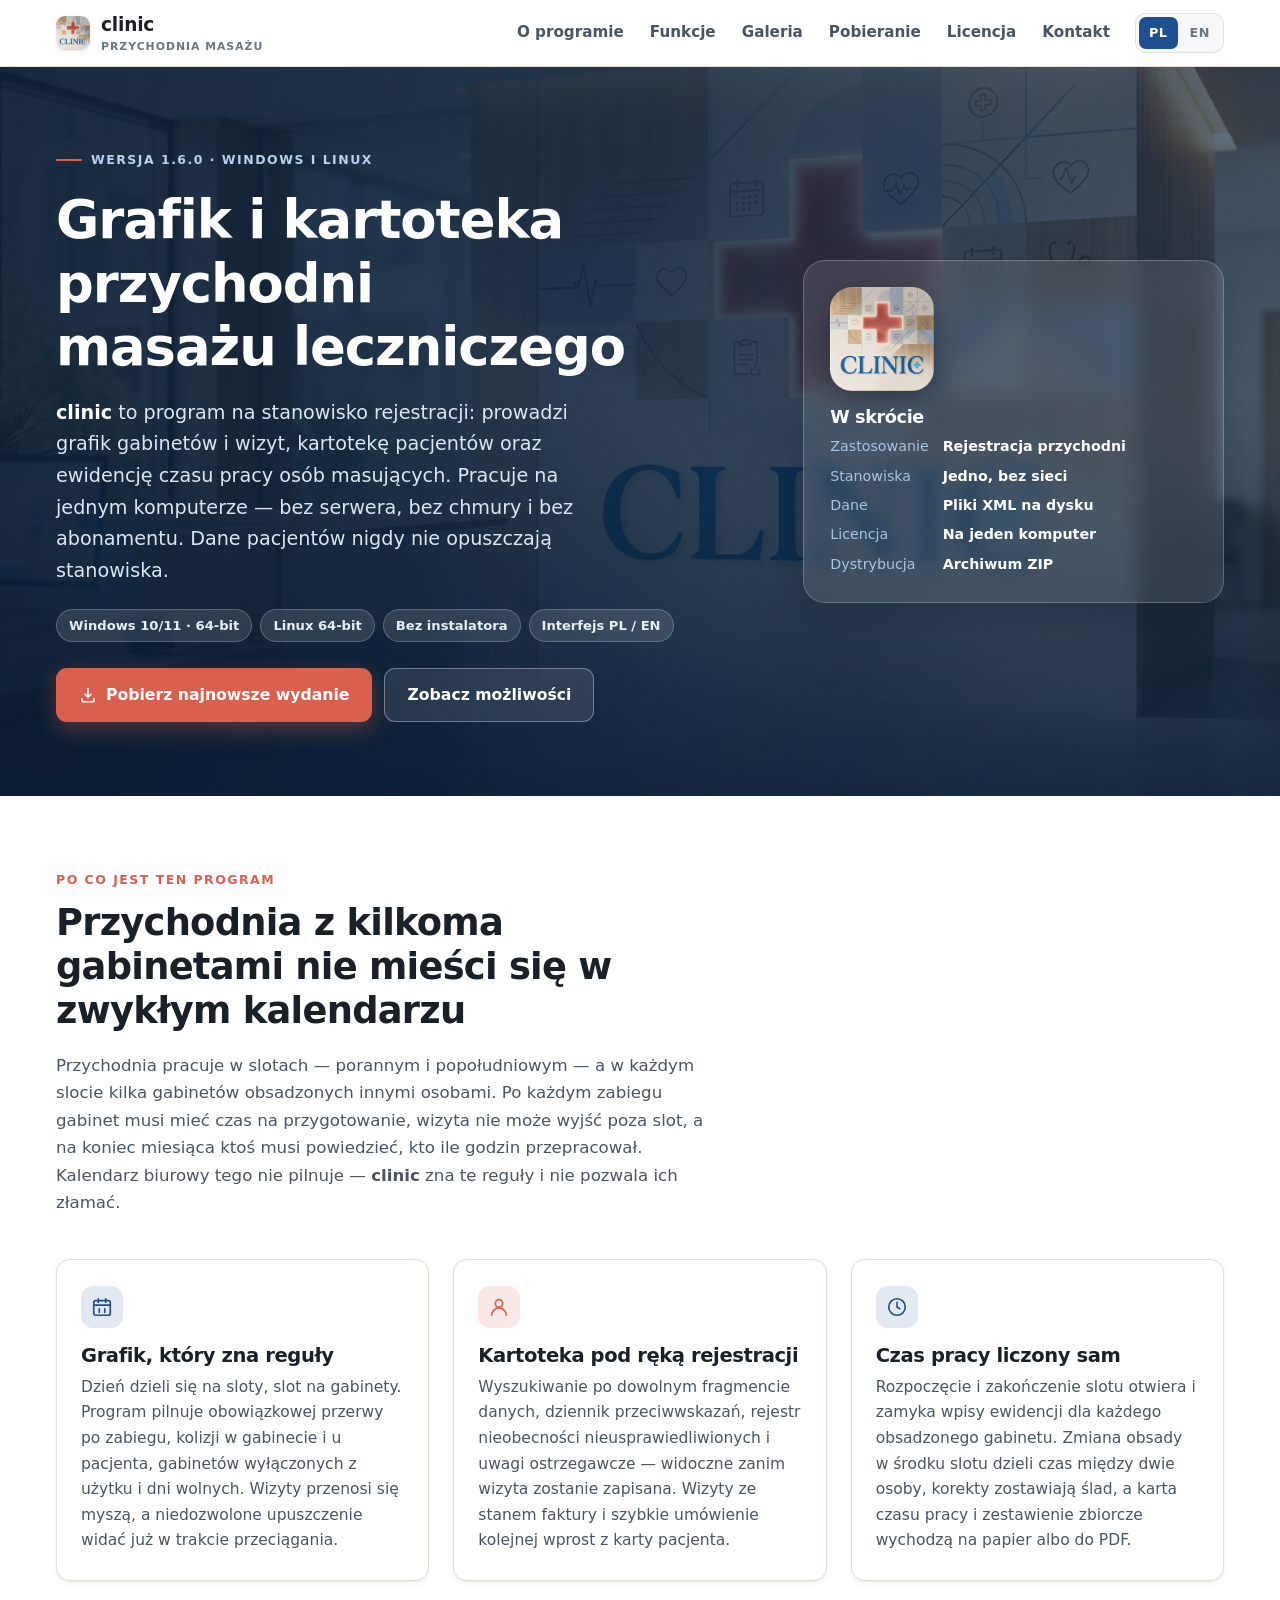
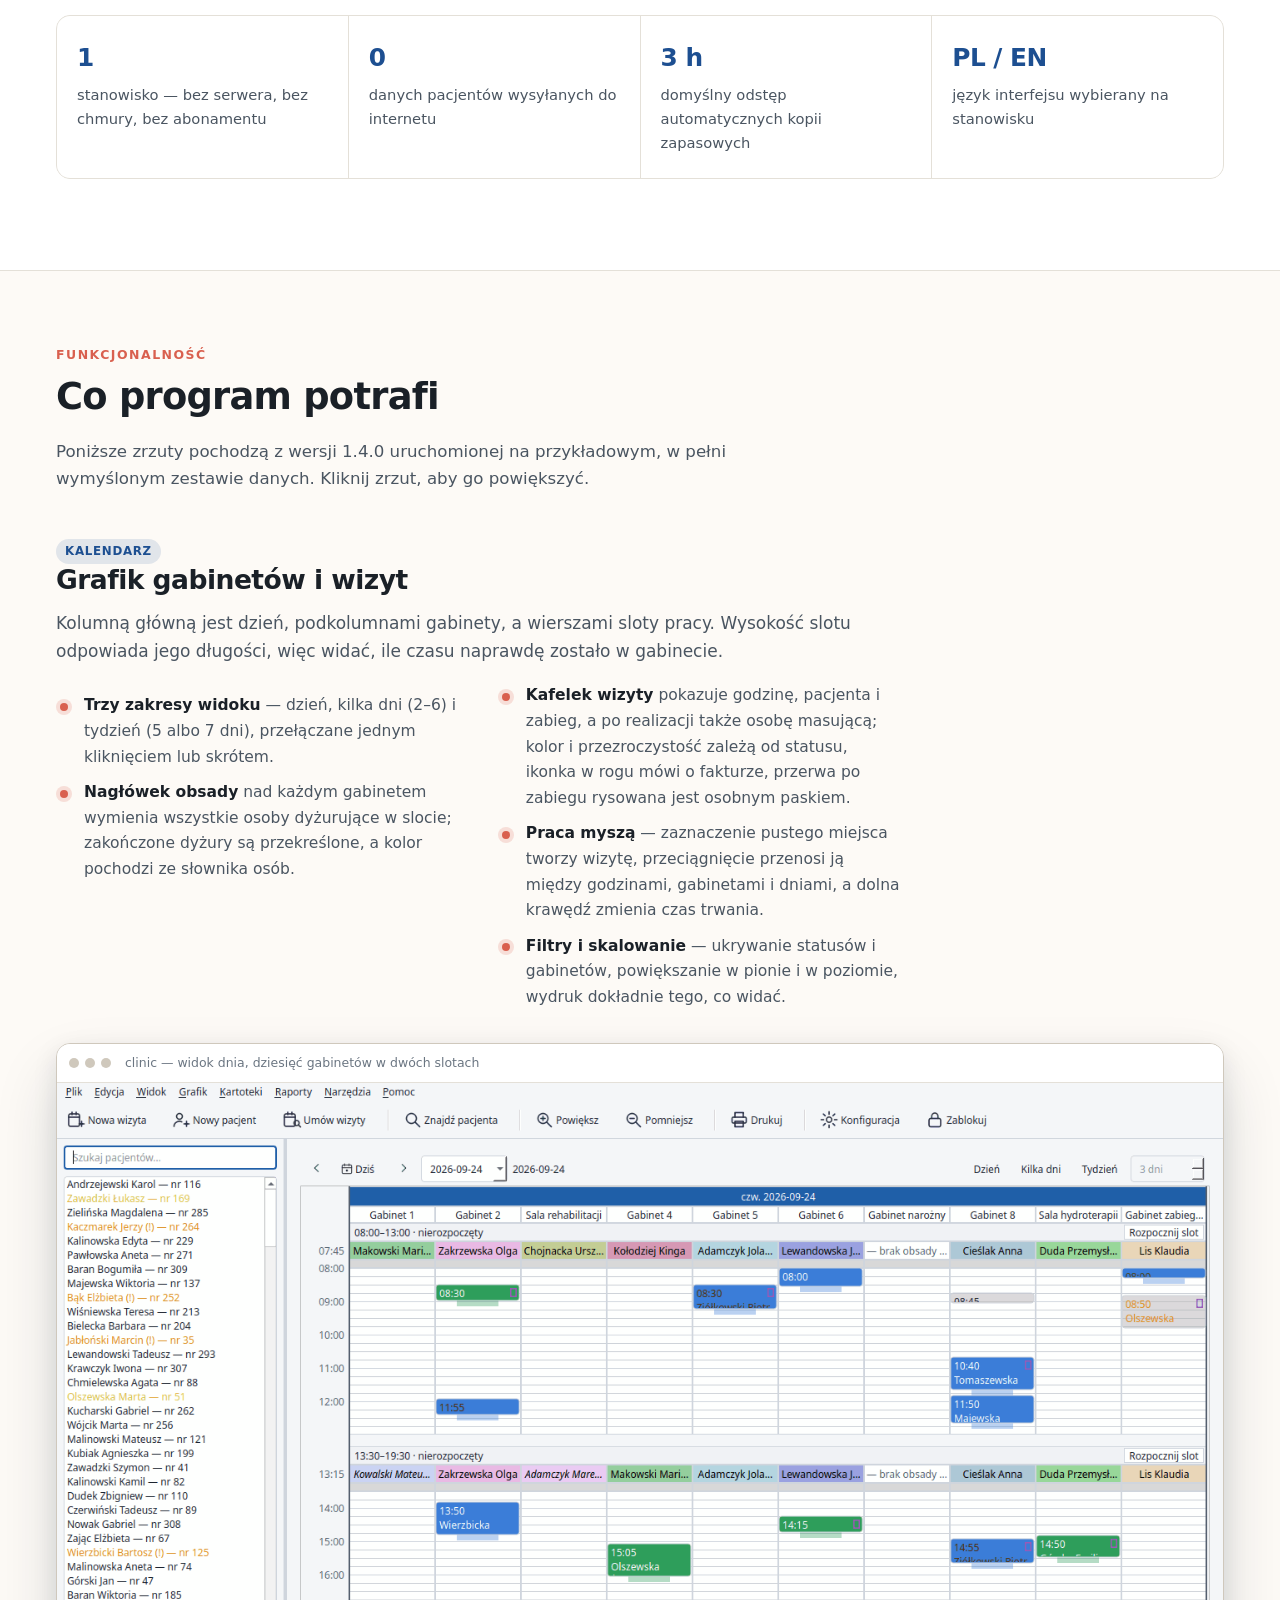
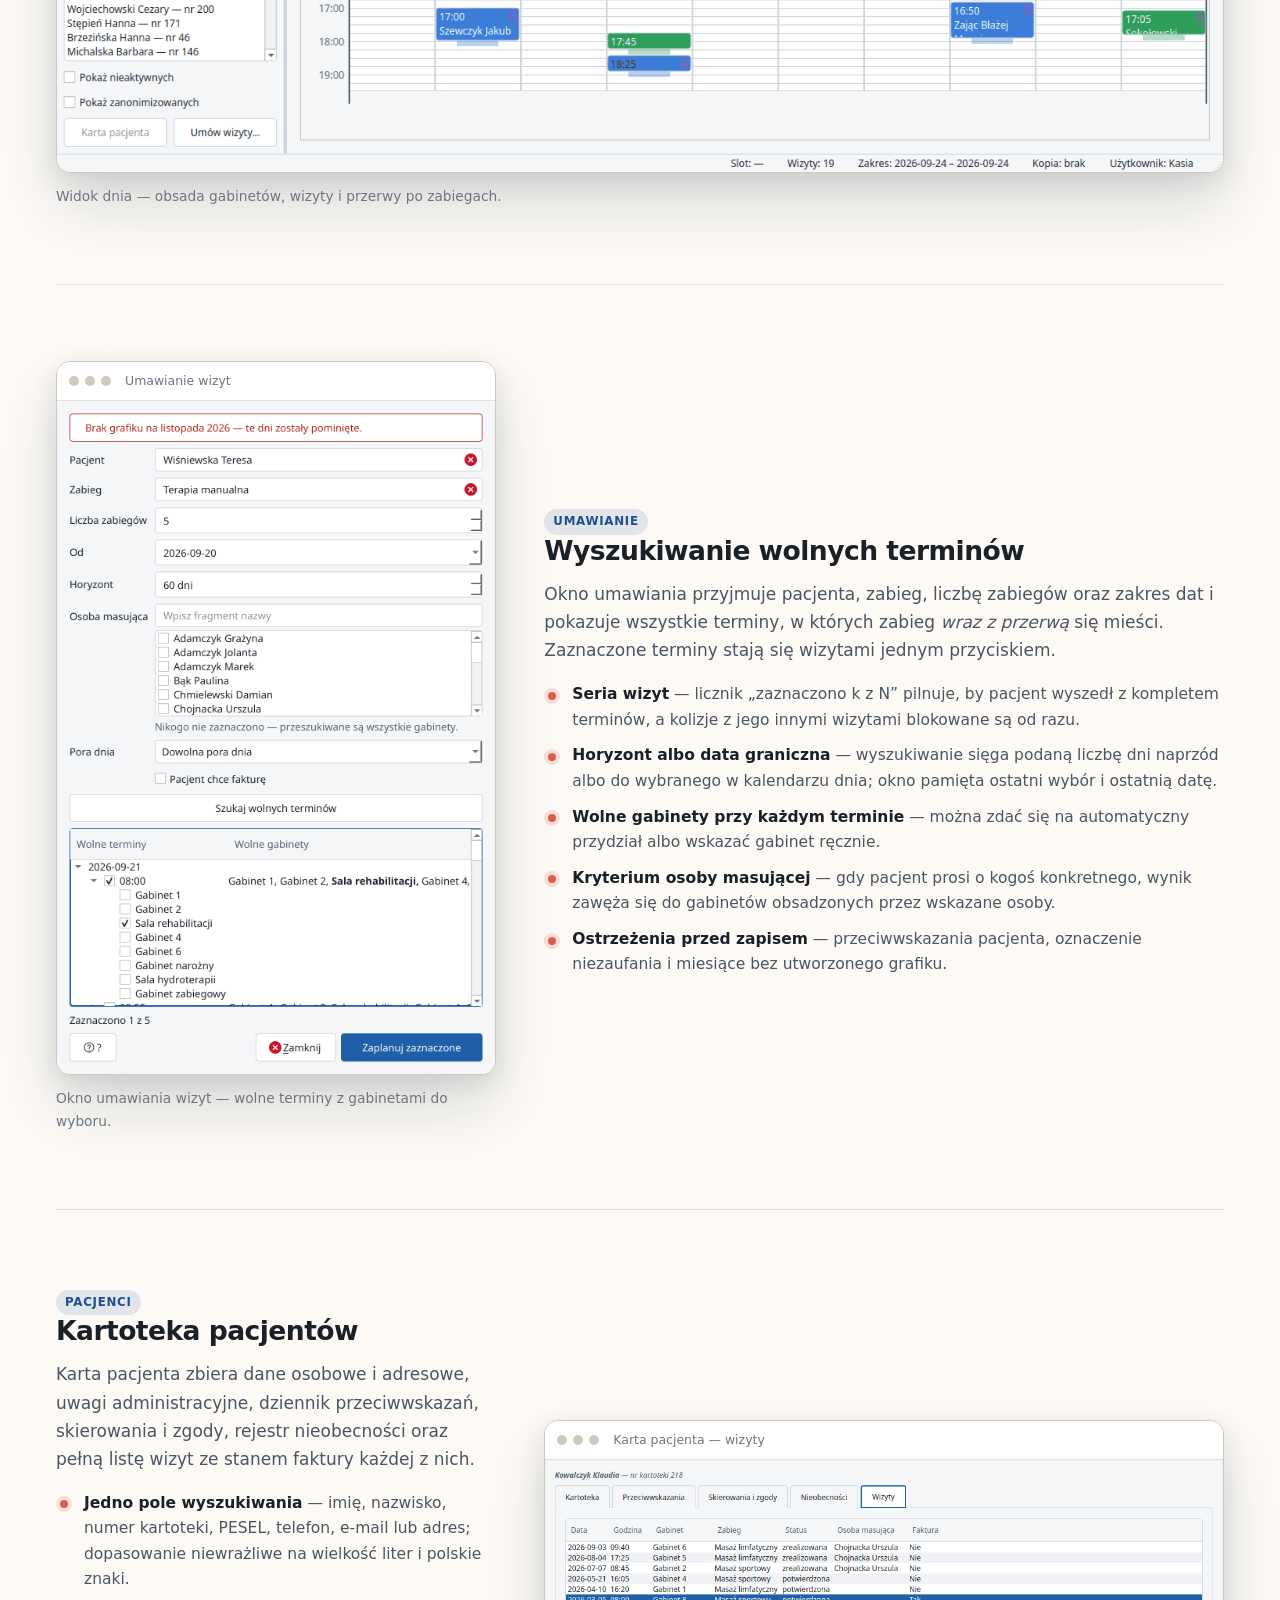
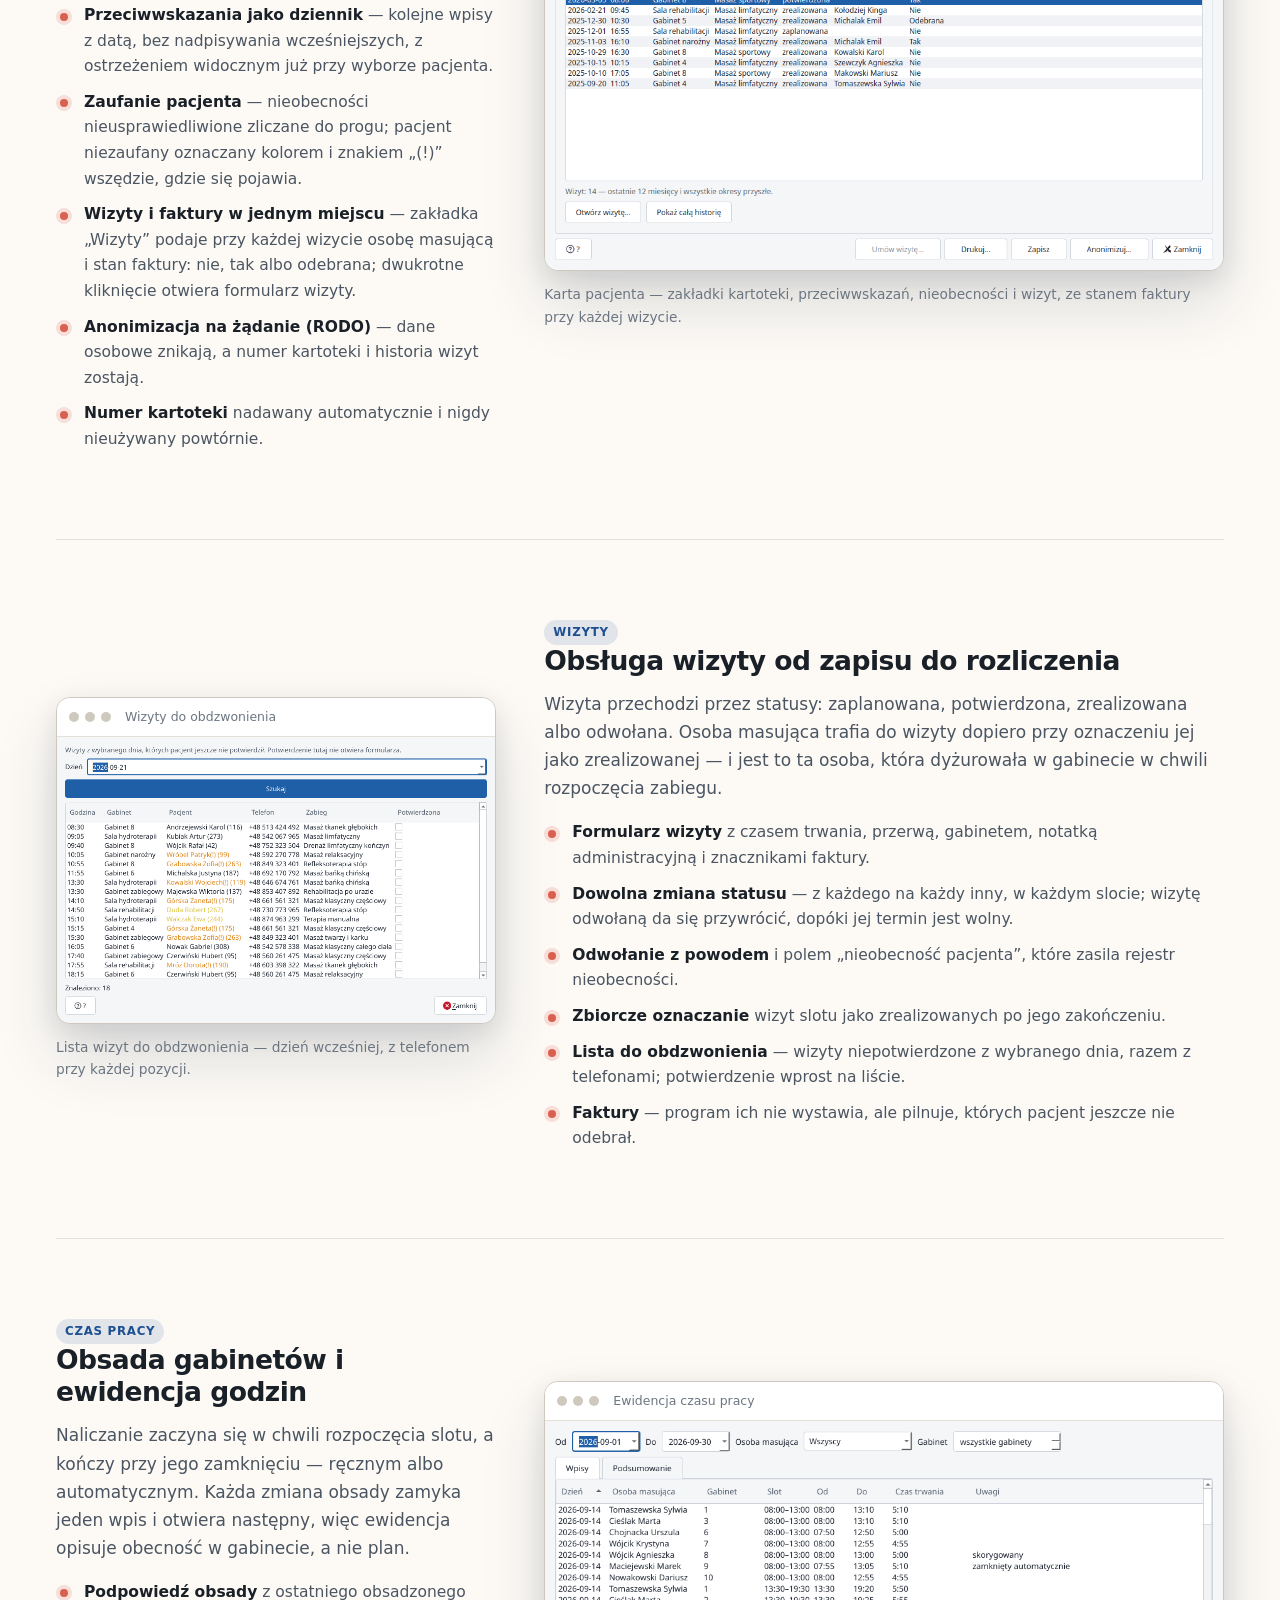
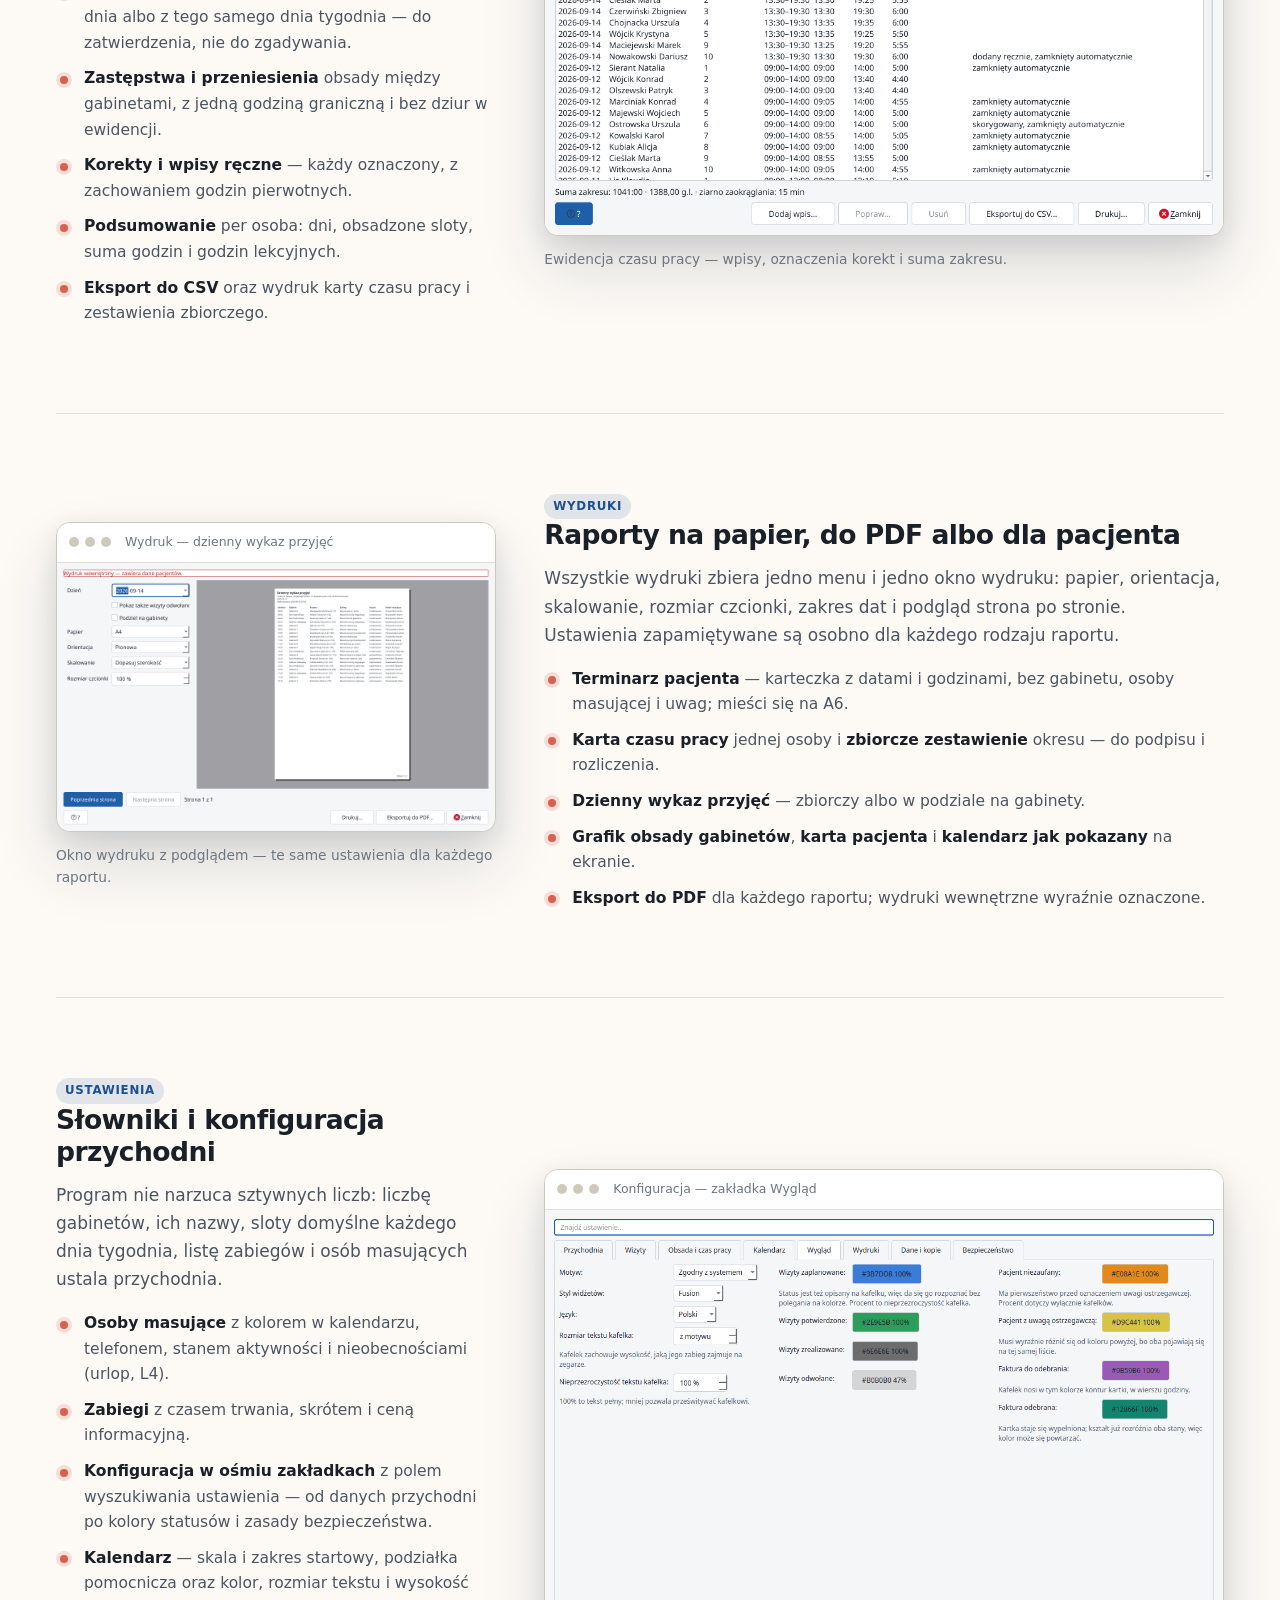
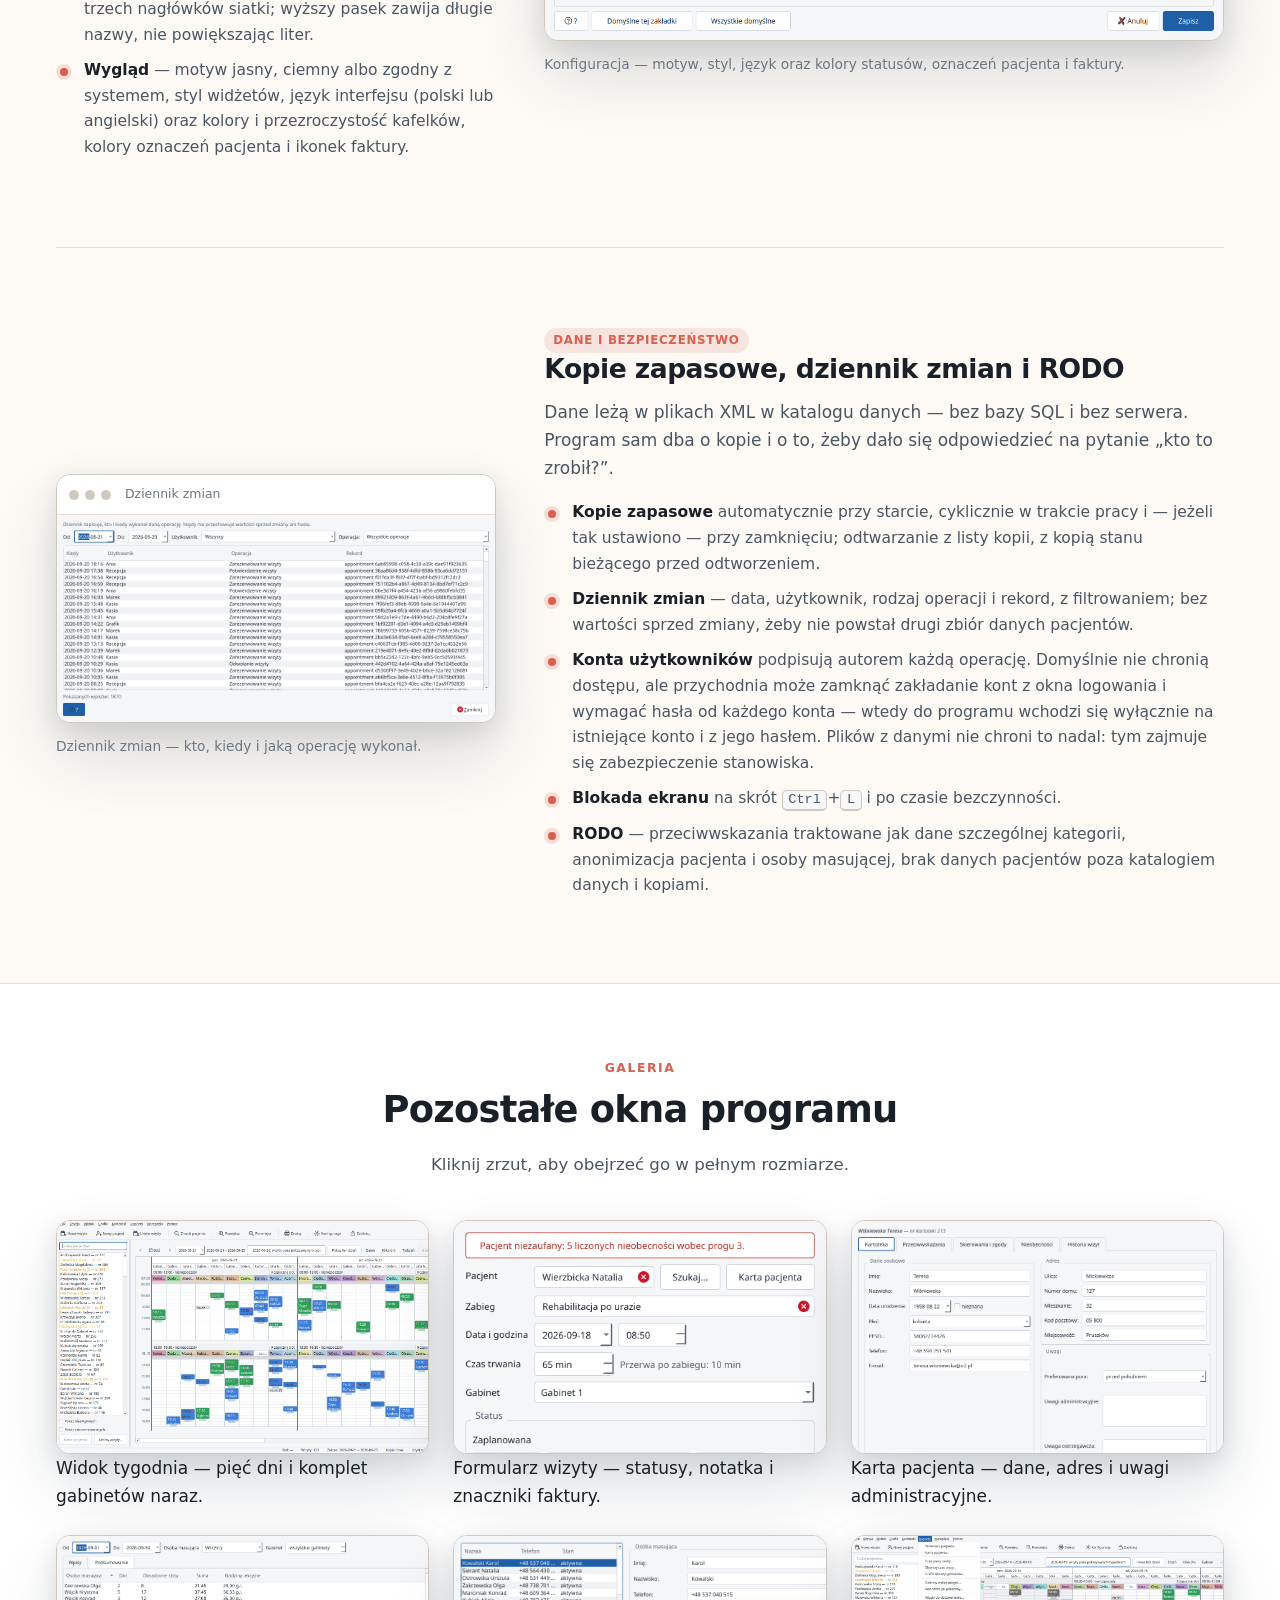
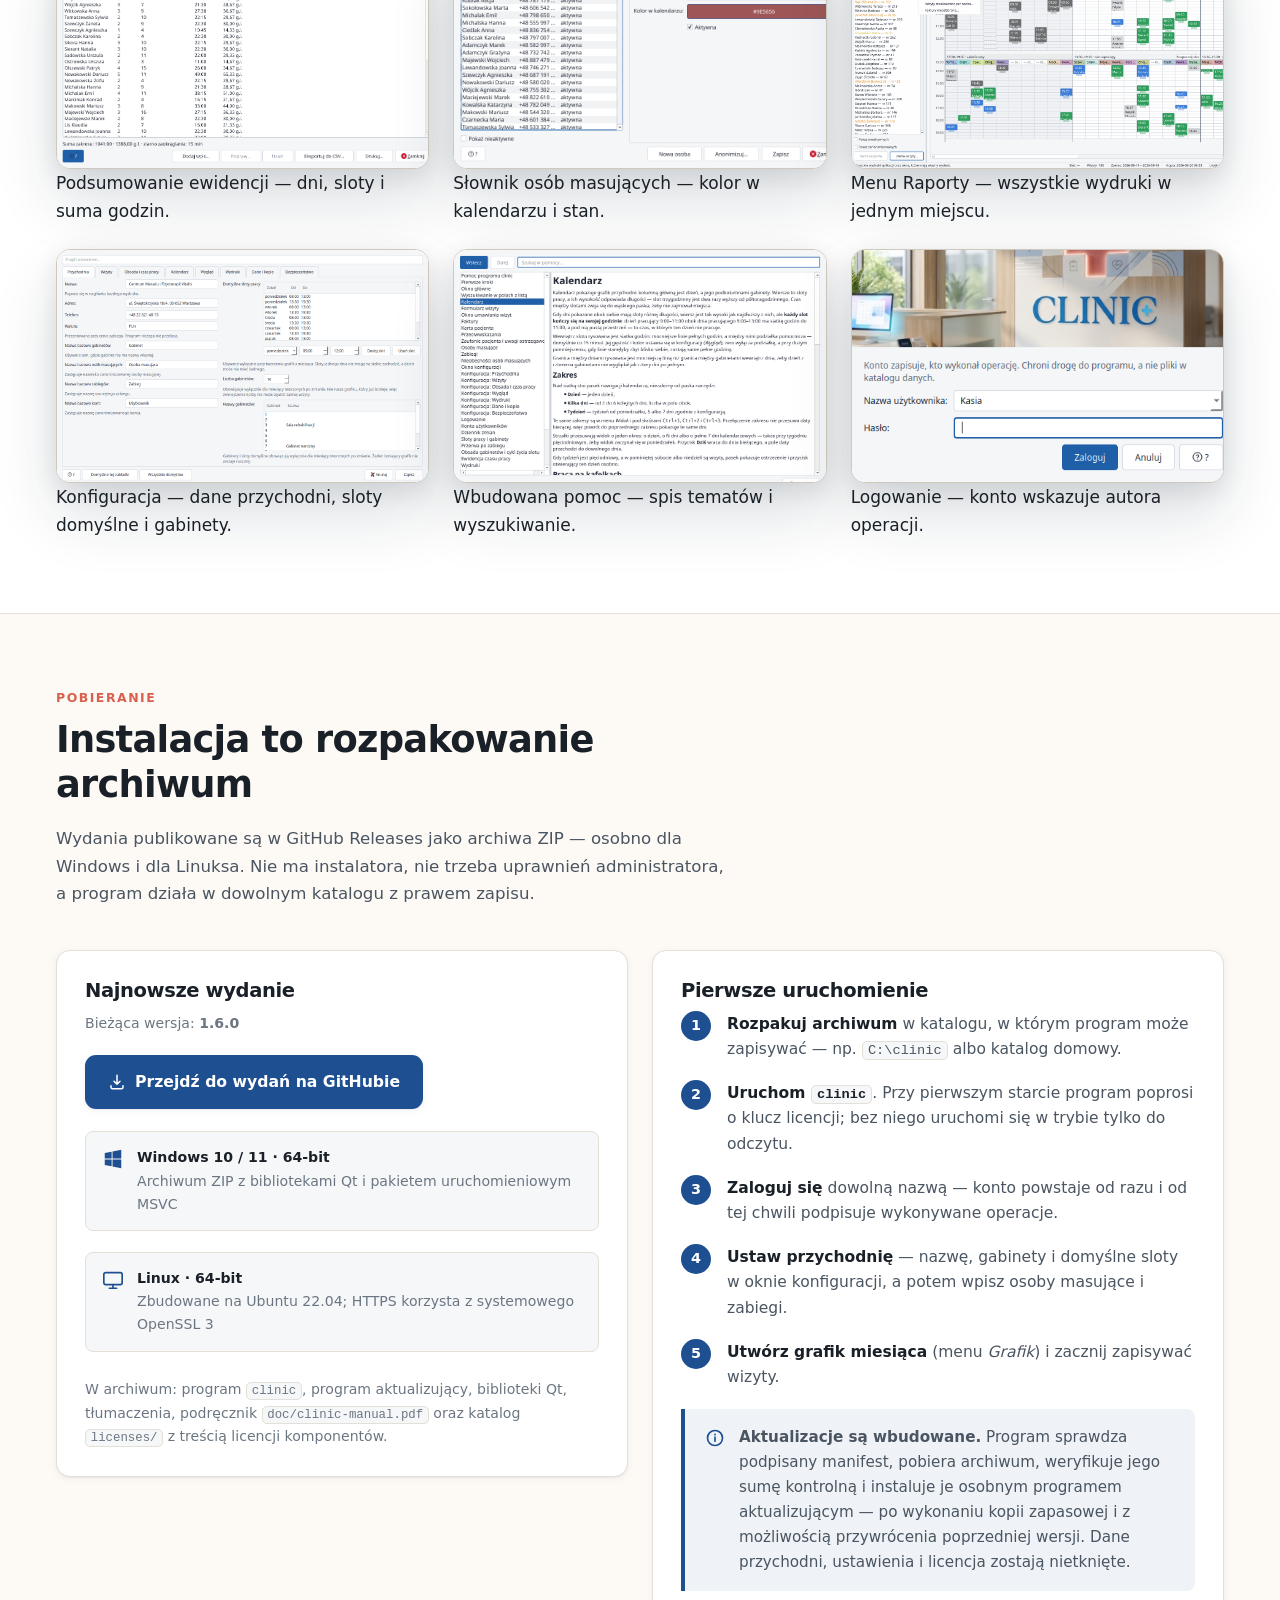
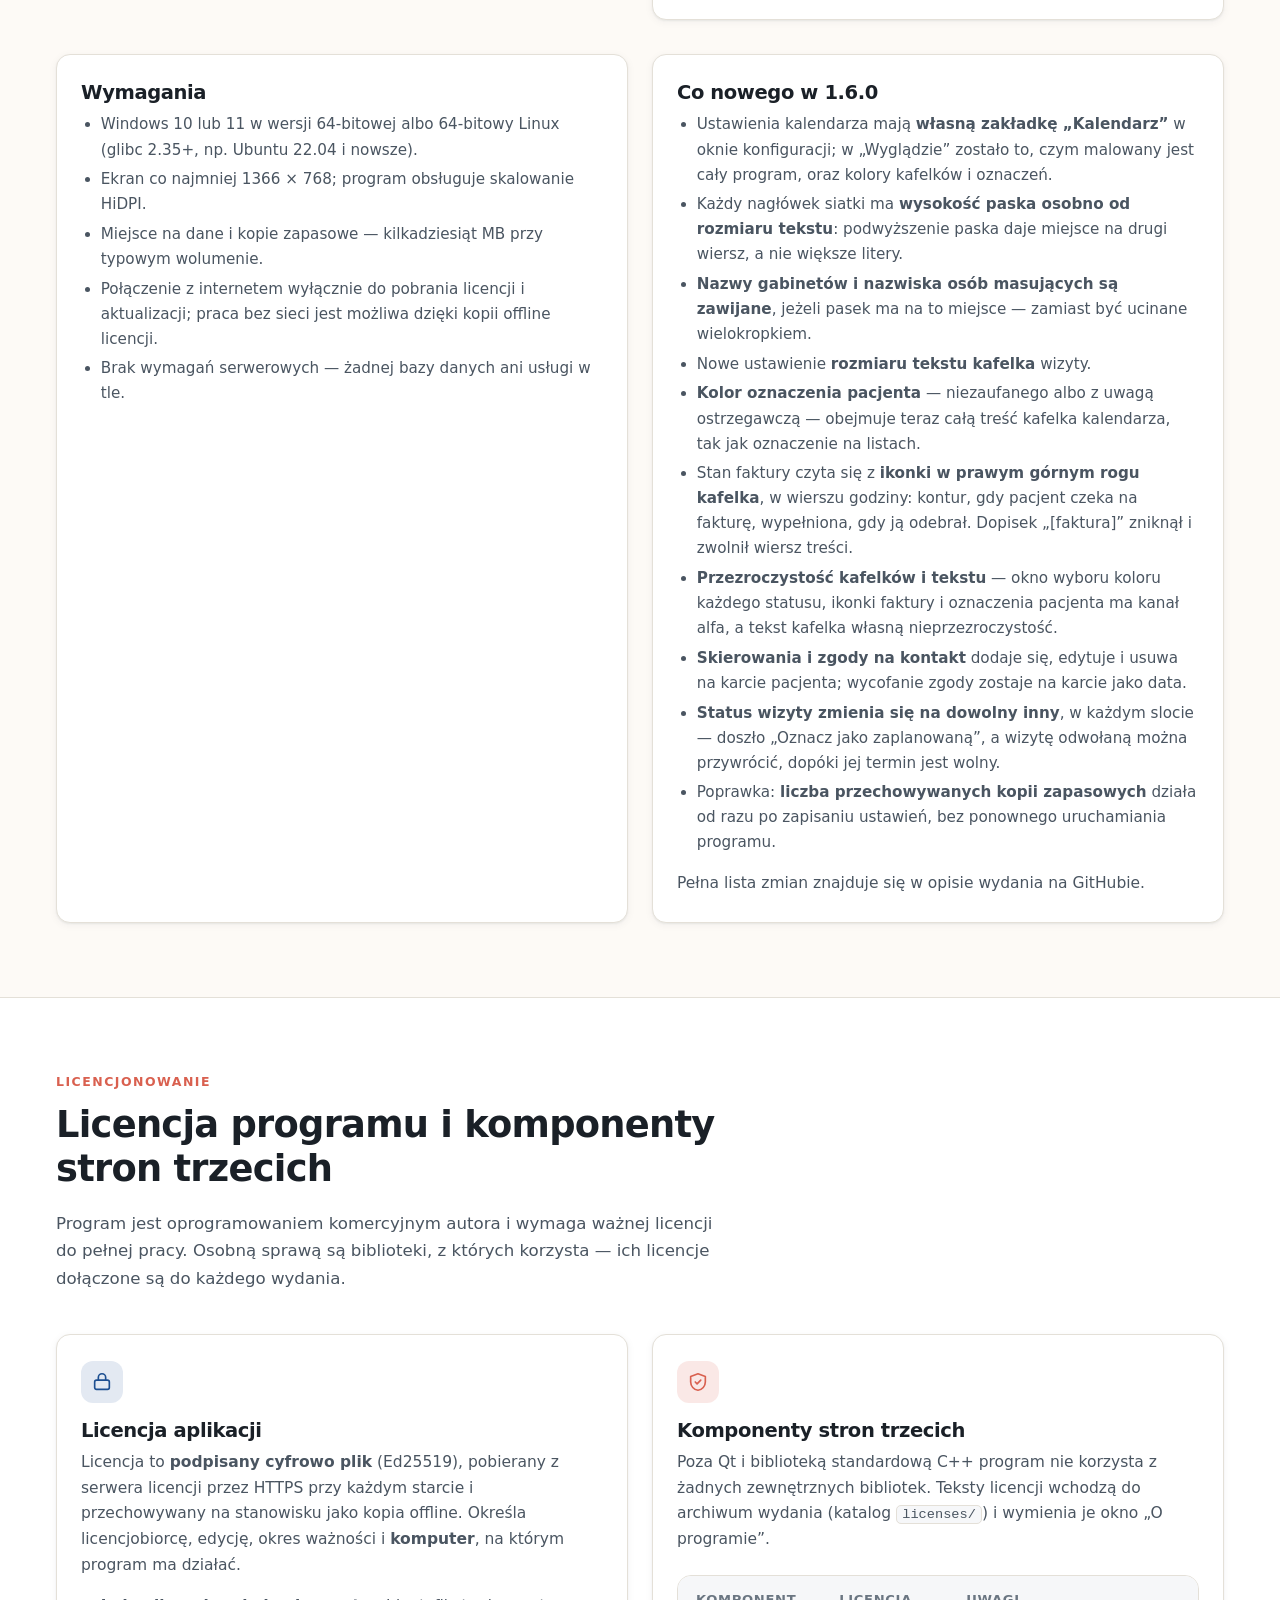
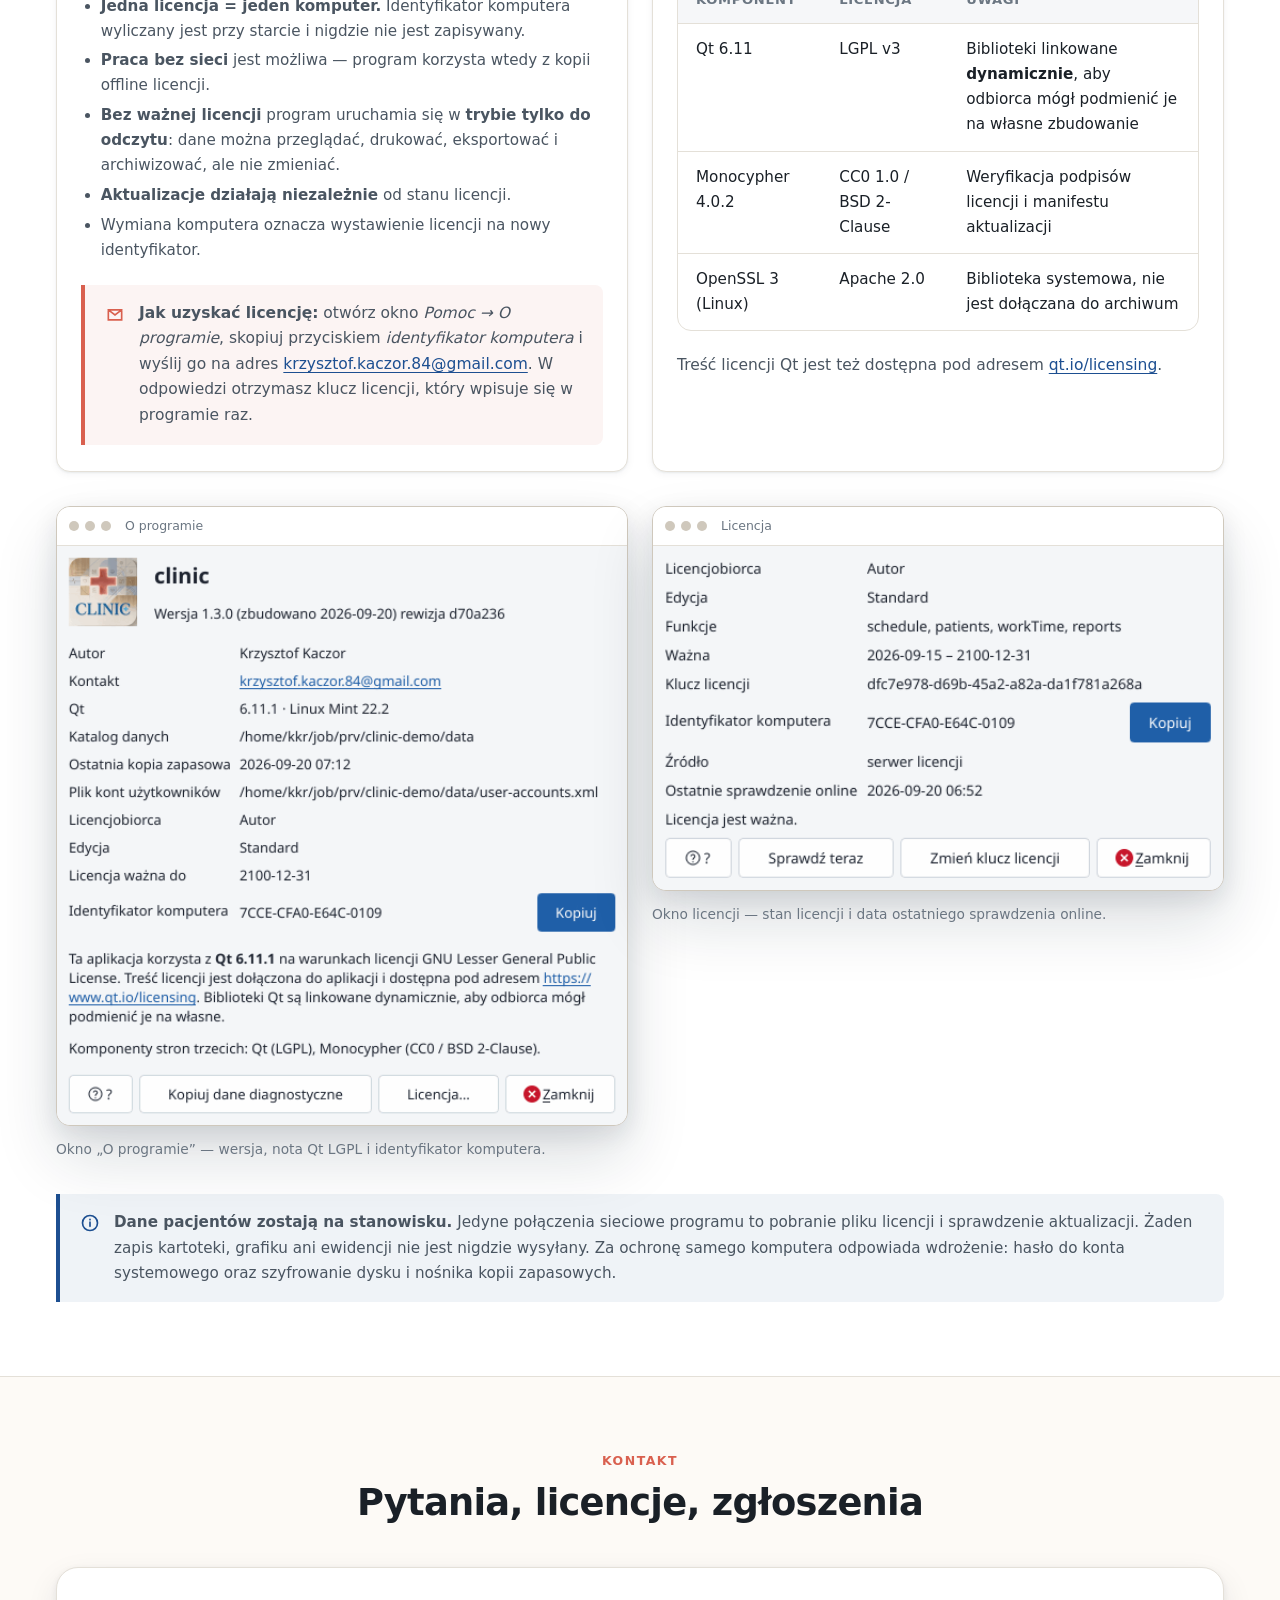
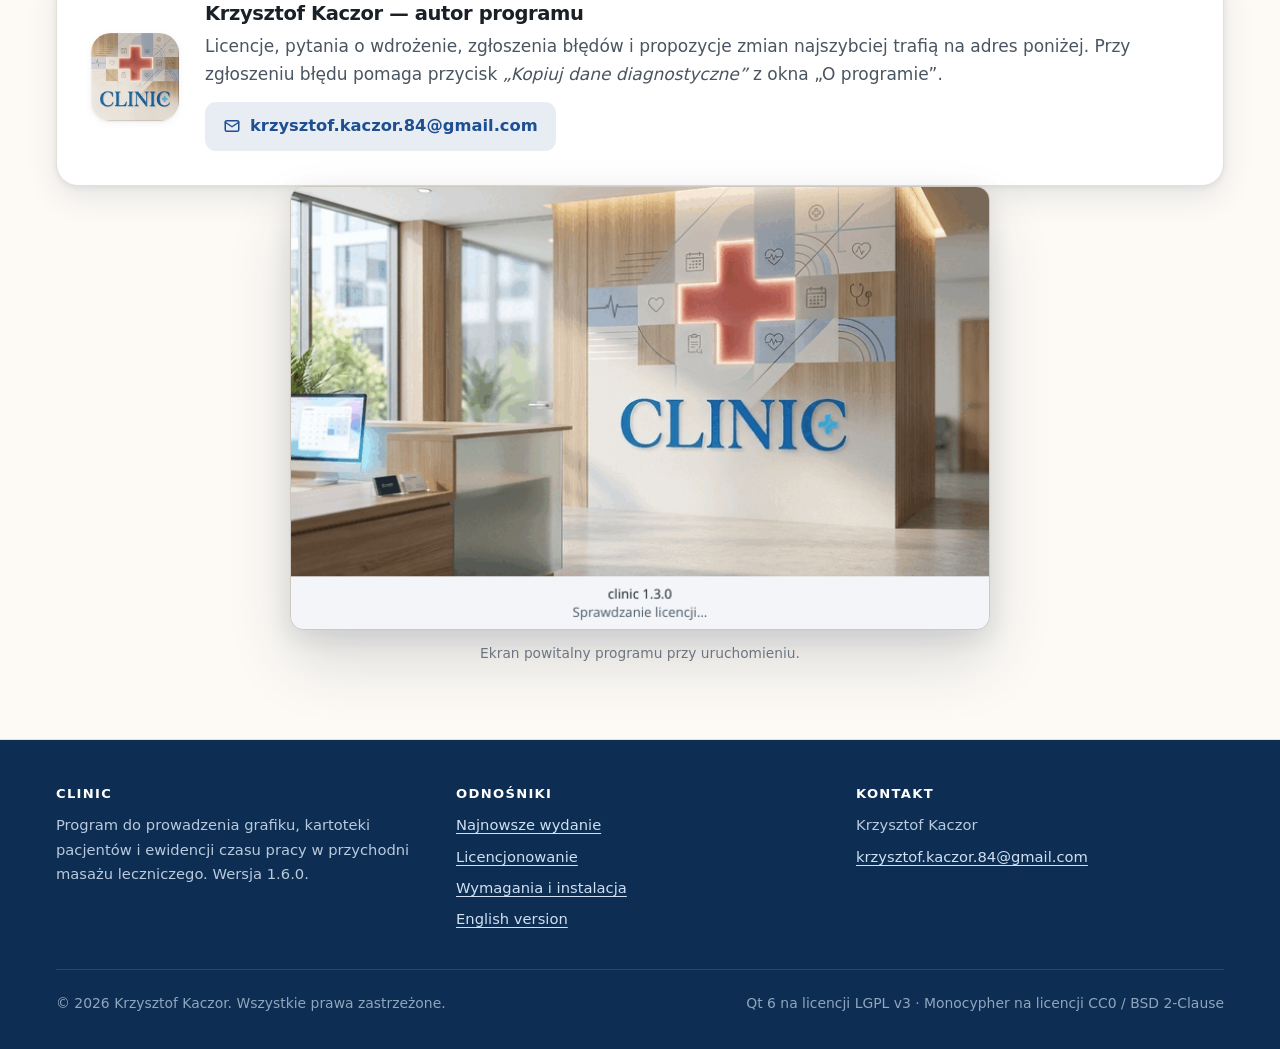
<file: docs/index.html>
<!DOCTYPE html>
<html lang="pl">
<head>
<meta charset="utf-8">
<meta name="viewport" content="width=device-width, initial-scale=1">
<title>clinic — grafik i kartoteka przychodni masażu leczniczego</title>
<meta name="description" content="clinic — program na stanowisko rejestracji przychodni masażu leczniczego: grafik gabinetów i wizyt, kartoteka pacjentów, ewidencja czasu pracy i wydruki. Windows i Linux, dane wyłącznie na stanowisku.">
<meta name="author" content="Krzysztof Kaczor">
<link rel="canonical" href="https://krzysztofkaczor84.github.io/clinic/">
<link rel="alternate" hreflang="pl" href="https://krzysztofkaczor84.github.io/clinic/">
<link rel="alternate" hreflang="en" href="https://krzysztofkaczor84.github.io/clinic/en/">
<link rel="icon" href="assets/img/favicon.ico" sizes="any">
<link rel="icon" href="assets/img/favicon-32.png" type="image/png">
<link rel="apple-touch-icon" href="assets/img/apple-touch-icon.png">
<meta property="og:type" content="website">
<meta property="og:title" content="clinic — grafik i kartoteka przychodni masażu leczniczego">
<meta property="og:description" content="Grafik gabinetów i wizyt, kartoteka pacjentów, ewidencja czasu pracy i wydruki. Jedno stanowisko, bez chmury, Windows i Linux.">
<meta property="og:image" content="https://krzysztofkaczor84.github.io/clinic/assets/img/clinic-splash.jpg">
<meta property="og:locale" content="pl_PL">
<meta name="twitter:card" content="summary_large_image">
<link rel="stylesheet" href="assets/css/site.css">
</head>
<body>
<a class="skip" href="#main">Przejdź do treści</a>

<header class="site-header">
    <div class="wrap">
        <a class="brand" href="#top">
            <img src="assets/img/clinic-icon-256.png" alt="">
            <span>clinic<small>przychodnia masażu</small></span>
        </a>
        <button class="nav-toggle" type="button" aria-expanded="false" aria-controls="site-nav" aria-label="Menu">
            <svg viewBox="0 0 24 24" fill="none" stroke="currentColor" stroke-width="2" stroke-linecap="round"><path d="M3 6h18M3 12h18M3 18h18"/></svg>
        </button>
        <nav class="site-nav" id="site-nav" aria-label="Nawigacja główna">
            <a href="#o-programie">O programie</a>
            <a href="#funkcje">Funkcje</a>
            <a href="#galeria">Galeria</a>
            <a href="#pobieranie">Pobieranie</a>
            <a href="#licencja">Licencja</a>
            <a href="#kontakt">Kontakt</a>
            <span class="lang-switch">
                <span class="is-active" aria-current="true">PL</span>
                <a href="en/" hreflang="en" lang="en">EN</a>
            </span>
        </nav>
    </div>
</header>

<main id="main">

<!-- ---------------------------------------------------------------- hero -- -->
<section class="hero" id="top">
    <div class="wrap">
        <div class="hero-grid">
            <div>
                <span class="eyebrow">Wersja 1.6.0 · Windows i Linux</span>
                <h1>Grafik i kartoteka przychodni masażu leczniczego</h1>
                <p class="lede">
                    <strong>clinic</strong> to program na stanowisko rejestracji: prowadzi grafik
                    gabinetów i wizyt, kartotekę pacjentów oraz ewidencję czasu pracy osób
                    masujących. Pracuje na jednym komputerze — bez serwera, bez chmury i bez
                    abonamentu. Dane pacjentów nigdy nie opuszczają stanowiska.
                </p>
                <div class="hero-badges">
                    <span class="badge">Windows 10/11 · 64-bit</span>
                    <span class="badge">Linux 64-bit</span>
                    <span class="badge">Bez instalatora</span>
                    <span class="badge">Interfejs PL / EN</span>
                </div>
                <div class="hero-actions">
                    <a class="btn btn-primary" href="https://github.com/krzysztofkaczor84/clinic/releases/latest">
                        <svg viewBox="0 0 24 24" fill="none" stroke="currentColor" stroke-width="2" stroke-linecap="round" stroke-linejoin="round"><path d="M12 3v12m0 0 4-4m-4 4-4-4M4 17v2a2 2 0 0 0 2 2h12a2 2 0 0 0 2-2v-2"/></svg>
                        Pobierz najnowsze wydanie
                    </a>
                    <a class="btn btn-ghost" href="#funkcje">Zobacz możliwości</a>
                </div>
            </div>
            <div class="hero-card">
                <img class="app-icon" src="assets/img/clinic-icon-256.png" alt="Ikona aplikacji clinic">
                <h2>W skrócie</h2>
                <dl>
                    <dt>Zastosowanie</dt><dd>Rejestracja przychodni</dd>
                    <dt>Stanowiska</dt><dd>Jedno, bez sieci</dd>
                    <dt>Dane</dt><dd>Pliki XML na dysku</dd>
                    <dt>Licencja</dt><dd>Na jeden komputer</dd>
                    <dt>Dystrybucja</dt><dd>Archiwum ZIP</dd>
                </dl>
            </div>
        </div>
    </div>
</section>

<!-- -------------------------------------------------------- o programie -- -->
<section class="section" id="o-programie">
    <div class="wrap">
        <div class="section-head">
            <span class="kicker">Po co jest ten program</span>
            <h2>Przychodnia z kilkoma gabinetami nie mieści się w zwykłym kalendarzu</h2>
            <p>
                Przychodnia pracuje w slotach — porannym i popołudniowym — a w każdym slocie
                kilka gabinetów obsadzonych innymi osobami. Po każdym zabiegu gabinet musi mieć
                czas na przygotowanie, wizyta nie może wyjść poza slot, a na koniec miesiąca
                ktoś musi powiedzieć, kto ile godzin przepracował. Kalendarz biurowy tego nie
                pilnuje — <strong>clinic</strong> zna te reguły i nie pozwala ich złamać.
            </p>
        </div>

        <div class="cards">
            <article class="card">
                <div class="card-icon">
                    <svg viewBox="0 0 24 24" fill="none" stroke="currentColor" stroke-width="1.8" stroke-linecap="round" stroke-linejoin="round"><rect x="3" y="5" width="18" height="16" rx="2"/><path d="M8 3v4M16 3v4M3 10h18M9 14v4M15 14v4"/></svg>
                </div>
                <h3>Grafik, który zna reguły</h3>
                <p>
                    Dzień dzieli się na sloty, slot na gabinety. Program pilnuje obowiązkowej
                    przerwy po zabiegu, kolizji w gabinecie i u pacjenta, gabinetów wyłączonych
                    z użytku i dni wolnych. Wizyty przenosi się myszą, a niedozwolone upuszczenie
                    widać już w trakcie przeciągania.
                </p>
            </article>
            <article class="card">
                <div class="card-icon coral">
                    <svg viewBox="0 0 24 24" fill="none" stroke="currentColor" stroke-width="1.8" stroke-linecap="round" stroke-linejoin="round"><path d="M20 21a8 8 0 0 0-16 0"/><circle cx="12" cy="8" r="4"/></svg>
                </div>
                <h3>Kartoteka pod ręką rejestracji</h3>
                <p>
                    Wyszukiwanie po dowolnym fragmencie danych, dziennik przeciwwskazań,
                    rejestr nieobecności nieusprawiedliwionych i uwagi ostrzegawcze — widoczne
                    zanim wizyta zostanie zapisana. Wizyty ze stanem faktury i szybkie umówienie
                    kolejnej wprost z karty pacjenta.
                </p>
            </article>
            <article class="card">
                <div class="card-icon">
                    <svg viewBox="0 0 24 24" fill="none" stroke="currentColor" stroke-width="1.8" stroke-linecap="round" stroke-linejoin="round"><circle cx="12" cy="12" r="9"/><path d="M12 7v5l3 2"/></svg>
                </div>
                <h3>Czas pracy liczony sam</h3>
                <p>
                    Rozpoczęcie i zakończenie slotu otwiera i zamyka wpisy ewidencji dla każdego
                    obsadzonego gabinetu. Zmiana obsady w środku slotu dzieli czas między dwie
                    osoby, korekty zostawiają ślad, a karta czasu pracy i zestawienie zbiorcze
                    wychodzą na papier albo do PDF.
                </p>
            </article>
        </div>

        <dl class="facts mt-l">
            <div><dt>1</dt><dd>stanowisko — bez serwera, bez chmury, bez abonamentu</dd></div>
            <div><dt>0</dt><dd>danych pacjentów wysyłanych do internetu</dd></div>
            <div><dt>3 h</dt><dd>domyślny odstęp automatycznych kopii zapasowych</dd></div>
            <div><dt>PL / EN</dt><dd>język interfejsu wybierany na stanowisku</dd></div>
        </dl>
    </div>
</section>

<!-- ------------------------------------------------------------ funkcje -- -->
<section class="section section-alt" id="funkcje">
    <div class="wrap">
        <div class="section-head">
            <span class="kicker">Funkcjonalność</span>
            <h2>Co program potrafi</h2>
            <p>
                Poniższe zrzuty pochodzą z wersji 1.4.0 uruchomionej na przykładowym,
                w pełni wymyślonym zestawie danych. Kliknij zrzut, aby go powiększyć.
            </p>
        </div>

        <!-- 1. kalendarz -->
        <div class="feature stacked">
            <div class="feature-text">
                <span class="tag">Kalendarz</span>
                <h3>Grafik gabinetów i wizyt</h3>
                <p>
                    Kolumną główną jest dzień, podkolumnami gabinety, a wierszami sloty pracy.
                    Wysokość slotu odpowiada jego długości, więc widać, ile czasu naprawdę
                    zostało w gabinecie.
                </p>
                <ul class="feature-list">
                    <li><strong>Trzy zakresy widoku</strong> — dzień, kilka dni (2–6) i tydzień (5 albo 7 dni), przełączane jednym kliknięciem lub skrótem.</li>
                    <li><strong>Nagłówek obsady</strong> nad każdym gabinetem wymienia wszystkie osoby dyżurujące w slocie; zakończone dyżury są przekreślone, a kolor pochodzi ze słownika osób.</li>
                    <li><strong>Kafelek wizyty</strong> pokazuje godzinę, pacjenta i zabieg, a po realizacji także osobę masującą; kolor i przezroczystość zależą od statusu, ikonka w rogu mówi o fakturze, przerwa po zabiegu rysowana jest osobnym paskiem.</li>
                    <li><strong>Praca myszą</strong> — zaznaczenie pustego miejsca tworzy wizytę, przeciągnięcie przenosi ją między godzinami, gabinetami i dniami, a dolna krawędź zmienia czas trwania.</li>
                    <li><strong>Filtry i skalowanie</strong> — ukrywanie statusów i gabinetów, powiększanie w pionie i w poziomie, wydruk dokładnie tego, co widać.</li>
                </ul>
            </div>
            <figure class="shot">
                <div class="shot-frame">
                    <div class="bar"><i></i><i></i><i></i><span>clinic — widok dnia, dziesięć gabinetów w dwóch slotach</span></div>
                    <img src="assets/img/screens/pl/calendar-day.png" alt="Widok kalendarza: jeden dzień, dziesięć gabinetów, kafelki wizyt w dwóch slotach" loading="lazy" width="1400" height="827">
                </div>
                <figcaption>Widok dnia — obsada gabinetów, wizyty i przerwy po zabiegach.</figcaption>
            </figure>
        </div>

        <!-- 2. umawianie -->
        <div class="feature reverse">
            <div class="feature-text">
                <span class="tag">Umawianie</span>
                <h3>Wyszukiwanie wolnych terminów</h3>
                <p>
                    Okno umawiania przyjmuje pacjenta, zabieg, liczbę zabiegów oraz zakres dat
                    i pokazuje wszystkie terminy, w których zabieg <em>wraz z przerwą</em> się
                    mieści. Zaznaczone terminy stają się wizytami jednym przyciskiem.
                </p>
                <ul class="feature-list">
                    <li><strong>Seria wizyt</strong> — licznik „zaznaczono k z N” pilnuje, by pacjent wyszedł z kompletem terminów, a kolizje z jego innymi wizytami blokowane są od razu.</li>
                    <li><strong>Horyzont albo data graniczna</strong> — wyszukiwanie sięga podaną liczbę dni naprzód albo do wybranego w kalendarzu dnia; okno pamięta ostatni wybór i ostatnią datę.</li>
                    <li><strong>Wolne gabinety przy każdym terminie</strong> — można zdać się na automatyczny przydział albo wskazać gabinet ręcznie.</li>
                    <li><strong>Kryterium osoby masującej</strong> — gdy pacjent prosi o kogoś konkretnego, wynik zawęża się do gabinetów obsadzonych przez wskazane osoby.</li>
                    <li><strong>Ostrzeżenia przed zapisem</strong> — przeciwwskazania pacjenta, oznaczenie niezaufania i miesiące bez utworzonego grafiku.</li>
                </ul>
            </div>
            <figure class="shot">
                <div class="shot-frame">
                    <div class="bar"><i></i><i></i><i></i><span>Umawianie wizyt</span></div>
                    <img src="assets/img/screens/pl/booking.png" alt="Okno umawiania wizyt z listą wolnych terminów i gabinetów" loading="lazy" width="560" height="860">
                </div>
                <figcaption>Okno umawiania wizyt — wolne terminy z gabinetami do wyboru.</figcaption>
            </figure>
        </div>

        <!-- 3. kartoteka -->
        <div class="feature">
            <div class="feature-text">
                <span class="tag">Pacjenci</span>
                <h3>Kartoteka pacjentów</h3>
                <p>
                    Karta pacjenta zbiera dane osobowe i adresowe, uwagi administracyjne,
                    dziennik przeciwwskazań, skierowania i zgody, rejestr nieobecności oraz
                    pełną listę wizyt ze stanem faktury każdej z nich.
                </p>
                <ul class="feature-list">
                    <li><strong>Jedno pole wyszukiwania</strong> — imię, nazwisko, numer kartoteki, PESEL, telefon, e-mail lub adres; dopasowanie niewrażliwe na wielkość liter i polskie znaki.</li>
                    <li><strong>Przeciwwskazania jako dziennik</strong> — kolejne wpisy z datą, bez nadpisywania wcześniejszych, z ostrzeżeniem widocznym już przy wyborze pacjenta.</li>
                    <li><strong>Zaufanie pacjenta</strong> — nieobecności nieusprawiedliwione zliczane do progu; pacjent niezaufany oznaczany kolorem i znakiem „(!)” wszędzie, gdzie się pojawia.</li>
                    <li><strong>Wizyty i faktury w jednym miejscu</strong> — zakładka „Wizyty” podaje przy każdej wizycie osobę masującą i stan faktury: nie, tak albo odebrana; dwukrotne kliknięcie otwiera formularz wizyty.</li>
                    <li><strong>Anonimizacja na żądanie (RODO)</strong> — dane osobowe znikają, a numer kartoteki i historia wizyt zostają.</li>
                    <li><strong>Numer kartoteki</strong> nadawany automatycznie i nigdy nieużywany powtórnie.</li>
                </ul>
            </div>
            <figure class="shot">
                <div class="shot-frame">
                    <div class="bar"><i></i><i></i><i></i><span>Karta pacjenta — wizyty</span></div>
                    <img src="assets/img/screens/pl/patient-history.png" alt="Karta pacjenta z zakładką wizyt i kolumną faktury" loading="lazy" width="1100" height="540">
                </div>
                <figcaption>Karta pacjenta — zakładki kartoteki, przeciwwskazań, nieobecności i wizyt, ze stanem faktury przy każdej wizycie.</figcaption>
            </figure>
        </div>

        <!-- 4. wizyty -->
        <div class="feature reverse">
            <div class="feature-text">
                <span class="tag">Wizyty</span>
                <h3>Obsługa wizyty od zapisu do rozliczenia</h3>
                <p>
                    Wizyta przechodzi przez statusy: zaplanowana, potwierdzona, zrealizowana
                    albo odwołana. Osoba masująca trafia do wizyty dopiero przy oznaczeniu jej
                    jako zrealizowanej — i jest to ta osoba, która dyżurowała w gabinecie
                    w chwili rozpoczęcia zabiegu.
                </p>
                <ul class="feature-list">
                    <li><strong>Formularz wizyty</strong> z czasem trwania, przerwą, gabinetem, notatką administracyjną i znacznikami faktury.</li>
                    <li><strong>Dowolna zmiana statusu</strong> — z każdego na każdy inny, w każdym slocie; wizytę odwołaną da się przywrócić, dopóki jej termin jest wolny.</li>
                    <li><strong>Odwołanie z powodem</strong> i polem „nieobecność pacjenta”, które zasila rejestr nieobecności.</li>
                    <li><strong>Zbiorcze oznaczanie</strong> wizyt slotu jako zrealizowanych po jego zakończeniu.</li>
                    <li><strong>Lista do obdzwonienia</strong> — wizyty niepotwierdzone z wybranego dnia, razem z telefonami; potwierdzenie wprost na liście.</li>
                    <li><strong>Faktury</strong> — program ich nie wystawia, ale pilnuje, których pacjent jeszcze nie odebrał.</li>
                </ul>
            </div>
            <figure class="shot">
                <div class="shot-frame">
                    <div class="bar"><i></i><i></i><i></i><span>Wizyty do obdzwonienia</span></div>
                    <img src="assets/img/screens/pl/call-list.png" alt="Lista wizyt do obdzwonienia z telefonami pacjentów" loading="lazy" width="860" height="560">
                </div>
                <figcaption>Lista wizyt do obdzwonienia — dzień wcześniej, z telefonem przy każdej pozycji.</figcaption>
            </figure>
        </div>

        <!-- 5. czas pracy -->
        <div class="feature">
            <div class="feature-text">
                <span class="tag">Czas pracy</span>
                <h3>Obsada gabinetów i ewidencja godzin</h3>
                <p>
                    Naliczanie zaczyna się w chwili rozpoczęcia slotu, a kończy przy jego
                    zamknięciu — ręcznym albo automatycznym. Każda zmiana obsady zamyka jeden
                    wpis i otwiera następny, więc ewidencja opisuje obecność w gabinecie,
                    a nie plan.
                </p>
                <ul class="feature-list">
                    <li><strong>Podpowiedź obsady</strong> z ostatniego obsadzonego dnia albo z tego samego dnia tygodnia — do zatwierdzenia, nie do zgadywania.</li>
                    <li><strong>Zastępstwa i przeniesienia</strong> obsady między gabinetami, z jedną godziną graniczną i bez dziur w ewidencji.</li>
                    <li><strong>Korekty i wpisy ręczne</strong> — każdy oznaczony, z zachowaniem godzin pierwotnych.</li>
                    <li><strong>Podsumowanie</strong> per osoba: dni, obsadzone sloty, suma godzin i godzin lekcyjnych.</li>
                    <li><strong>Eksport do CSV</strong> oraz wydruk karty czasu pracy i zestawienia zbiorczego.</li>
                </ul>
            </div>
            <figure class="shot">
                <div class="shot-frame">
                    <div class="bar"><i></i><i></i><i></i><span>Ewidencja czasu pracy</span></div>
                    <img src="assets/img/screens/pl/worktime.png" alt="Okno ewidencji czasu pracy z wpisami i sumą okresu" loading="lazy" width="1080" height="660">
                </div>
                <figcaption>Ewidencja czasu pracy — wpisy, oznaczenia korekt i suma zakresu.</figcaption>
            </figure>
        </div>

        <!-- 6. wydruki -->
        <div class="feature reverse">
            <div class="feature-text">
                <span class="tag">Wydruki</span>
                <h3>Raporty na papier, do PDF albo dla pacjenta</h3>
                <p>
                    Wszystkie wydruki zbiera jedno menu i jedno okno wydruku: papier,
                    orientacja, skalowanie, rozmiar czcionki, zakres dat i podgląd strona po
                    stronie. Ustawienia zapamiętywane są osobno dla każdego rodzaju raportu.
                </p>
                <ul class="feature-list">
                    <li><strong>Terminarz pacjenta</strong> — karteczka z datami i godzinami, bez gabinetu, osoby masującej i uwag; mieści się na A6.</li>
                    <li><strong>Karta czasu pracy</strong> jednej osoby i <strong>zbiorcze zestawienie</strong> okresu — do podpisu i rozliczenia.</li>
                    <li><strong>Dzienny wykaz przyjęć</strong> — zbiorczy albo w podziale na gabinety.</li>
                    <li><strong>Grafik obsady gabinetów</strong>, <strong>karta pacjenta</strong> i <strong>kalendarz jak pokazany</strong> na ekranie.</li>
                    <li><strong>Eksport do PDF</strong> dla każdego raportu; wydruki wewnętrzne wyraźnie oznaczone.</li>
                </ul>
            </div>
            <figure class="shot">
                <div class="shot-frame">
                    <div class="bar"><i></i><i></i><i></i><span>Wydruk — dzienny wykaz przyjęć</span></div>
                    <img src="assets/img/screens/pl/print-dialog.png" alt="Okno wydruku z podglądem dziennego wykazu przyjęć" loading="lazy" width="1080" height="660">
                </div>
                <figcaption>Okno wydruku z podglądem — te same ustawienia dla każdego raportu.</figcaption>
            </figure>
        </div>

        <!-- 7. słowniki i konfiguracja -->
        <div class="feature">
            <div class="feature-text">
                <span class="tag">Ustawienia</span>
                <h3>Słowniki i konfiguracja przychodni</h3>
                <p>
                    Program nie narzuca sztywnych liczb: liczbę gabinetów, ich nazwy, sloty
                    domyślne każdego dnia tygodnia, listę zabiegów i osób masujących ustala
                    przychodnia.
                </p>
                <ul class="feature-list">
                    <li><strong>Osoby masujące</strong> z kolorem w kalendarzu, telefonem, stanem aktywności i nieobecnościami (urlop, L4).</li>
                    <li><strong>Zabiegi</strong> z czasem trwania, skrótem i ceną informacyjną.</li>
                    <li><strong>Konfiguracja w ośmiu zakładkach</strong> z polem wyszukiwania ustawienia — od danych przychodni po kolory statusów i zasady bezpieczeństwa.</li>
                    <li><strong>Kalendarz</strong> — skala i zakres startowy, podziałka pomocnicza oraz kolor, rozmiar tekstu i wysokość trzech nagłówków siatki; wyższy pasek zawija długie nazwy, nie powiększając liter.</li>
                    <li><strong>Wygląd</strong> — motyw jasny, ciemny albo zgodny z systemem, styl widżetów, język interfejsu (polski lub angielski) oraz kolory i przezroczystość kafelków, kolory oznaczeń pacjenta i ikonek faktury.</li>
                </ul>
            </div>
            <figure class="shot">
                <div class="shot-frame">
                    <div class="bar"><i></i><i></i><i></i><span>Konfiguracja — zakładka Wygląd</span></div>
                    <img src="assets/img/screens/pl/settings-appearance.png" alt="Okno konfiguracji, zakładka wyglądu z kolorami statusów, oznaczeń i faktury" loading="lazy" width="1192" height="757">
                </div>
                <figcaption>Konfiguracja — motyw, styl, język oraz kolory statusów, oznaczeń pacjenta i faktury.</figcaption>
            </figure>
        </div>

        <!-- 8. bezpieczeństwo -->
        <div class="feature reverse">
            <div class="feature-text">
                <span class="tag coral">Dane i bezpieczeństwo</span>
                <h3>Kopie zapasowe, dziennik zmian i RODO</h3>
                <p>
                    Dane leżą w plikach XML w katalogu danych — bez bazy SQL i bez serwera.
                    Program sam dba o kopie i o to, żeby dało się odpowiedzieć na pytanie
                    „kto to zrobił?”.
                </p>
                <ul class="feature-list">
                    <li><strong>Kopie zapasowe</strong> automatycznie przy starcie, cyklicznie w trakcie pracy i — jeżeli tak ustawiono — przy zamknięciu; odtwarzanie z listy kopii, z kopią stanu bieżącego przed odtworzeniem.</li>
                    <li><strong>Dziennik zmian</strong> — data, użytkownik, rodzaj operacji i rekord, z filtrowaniem; bez wartości sprzed zmiany, żeby nie powstał drugi zbiór danych pacjentów.</li>
                    <li><strong>Konta użytkowników</strong> podpisują autorem każdą operację. Domyślnie nie chronią dostępu, ale przychodnia może zamknąć zakładanie kont z okna logowania i wymagać hasła od każdego konta — wtedy do programu wchodzi się wyłącznie na istniejące konto i z jego hasłem. Plików z danymi nie chroni to nadal: tym zajmuje się zabezpieczenie stanowiska.</li>
                    <li><strong>Blokada ekranu</strong> na skrót <kbd>Ctrl</kbd>+<kbd>L</kbd> i po czasie bezczynności.</li>
                    <li><strong>RODO</strong> — przeciwwskazania traktowane jak dane szczególnej kategorii, anonimizacja pacjenta i osoby masującej, brak danych pacjentów poza katalogiem danych i kopiami.</li>
                </ul>
            </div>
            <figure class="shot">
                <div class="shot-frame">
                    <div class="bar"><i></i><i></i><i></i><span>Dziennik zmian</span></div>
                    <img src="assets/img/screens/pl/changelog.png" alt="Okno dziennika zmian z filtrami i listą operacji" loading="lazy" width="1184" height="560">
                </div>
                <figcaption>Dziennik zmian — kto, kiedy i jaką operację wykonał.</figcaption>
            </figure>
        </div>
    </div>
</section>

<!-- ------------------------------------------------------------ galeria -- -->
<section class="section" id="galeria">
    <div class="wrap">
        <div class="section-head center">
            <span class="kicker">Galeria</span>
            <h2>Pozostałe okna programu</h2>
            <p>Kliknij zrzut, aby obejrzeć go w pełnym rozmiarze.</p>
        </div>

        <div class="gallery">
            <figure>
                <div class="shot-frame">
                    <img src="assets/img/screens/pl/calendar-week.png" alt="Widok tygodnia z wieloma dniami i gabinetami" loading="lazy">
                </div>
                <figcaption>Widok tygodnia — pięć dni i komplet gabinetów naraz.</figcaption>
            </figure>
            <figure>
                <div class="shot-frame">
                    <img src="assets/img/screens/pl/appointment.png" alt="Formularz wizyty z ostrzeżeniem o pacjencie niezaufanym" loading="lazy">
                </div>
                <figcaption>Formularz wizyty — statusy, notatka i znaczniki faktury.</figcaption>
            </figure>
            <figure>
                <div class="shot-frame">
                    <img src="assets/img/screens/pl/patient-card.png" alt="Karta pacjenta z danymi osobowymi i uwagami" loading="lazy">
                </div>
                <figcaption>Karta pacjenta — dane, adres i uwagi administracyjne.</figcaption>
            </figure>
            <figure>
                <div class="shot-frame">
                    <img src="assets/img/screens/pl/worktime-summary.png" alt="Podsumowanie czasu pracy per osoba masująca" loading="lazy">
                </div>
                <figcaption>Podsumowanie ewidencji — dni, sloty i suma godzin.</figcaption>
            </figure>
            <figure>
                <div class="shot-frame">
                    <img src="assets/img/screens/pl/therapists.png" alt="Słownik osób masujących" loading="lazy">
                </div>
                <figcaption>Słownik osób masujących — kolor w kalendarzu i stan.</figcaption>
            </figure>
            <figure>
                <div class="shot-frame">
                    <img src="assets/img/screens/pl/menu-reports.png" alt="Rozwinięte menu Raporty w oknie głównym" loading="lazy">
                </div>
                <figcaption>Menu Raporty — wszystkie wydruki w jednym miejscu.</figcaption>
            </figure>
            <figure>
                <div class="shot-frame">
                    <img src="assets/img/screens/pl/settings.png" alt="Okno konfiguracji, zakładka Przychodnia" loading="lazy">
                </div>
                <figcaption>Konfiguracja — dane przychodni, sloty domyślne i gabinety.</figcaption>
            </figure>
            <figure>
                <div class="shot-frame">
                    <img src="assets/img/screens/pl/help.png" alt="Wbudowana pomoc programu" loading="lazy">
                </div>
                <figcaption>Wbudowana pomoc — spis tematów i wyszukiwanie.</figcaption>
            </figure>
            <figure>
                <div class="shot-frame">
                    <img src="assets/img/screens/pl/login.png" alt="Okno logowania z polem konta i polem hasła" loading="lazy">
                </div>
                <figcaption>Logowanie — konto wskazuje autora operacji.</figcaption>
            </figure>
        </div>
    </div>
</section>

<!-- --------------------------------------------------------- pobieranie -- -->
<section class="section section-alt" id="pobieranie">
    <div class="wrap">
        <div class="section-head">
            <span class="kicker">Pobieranie</span>
            <h2>Instalacja to rozpakowanie archiwum</h2>
            <p>
                Wydania publikowane są w GitHub Releases jako archiwa ZIP — osobno dla Windows
                i dla Linuksa. Nie ma instalatora, nie trzeba uprawnień administratora, a program
                działa w dowolnym katalogu z prawem zapisu.
            </p>
        </div>

        <div class="download-grid">
            <div class="download-card">
                <h3>Najnowsze wydanie</h3>
                <p class="muted small">Bieżąca wersja: <strong>1.6.0</strong></p>
                <a class="btn btn-solid" href="https://github.com/krzysztofkaczor84/clinic/releases/latest">
                    <svg viewBox="0 0 24 24" fill="none" stroke="currentColor" stroke-width="2" stroke-linecap="round" stroke-linejoin="round"><path d="M12 3v12m0 0 4-4m-4 4-4-4M4 17v2a2 2 0 0 0 2 2h12a2 2 0 0 0 2-2v-2"/></svg>
                    Przejdź do wydań na GitHubie
                </a>
                <ul class="platform-list">
                    <li>
                        <svg viewBox="0 0 24 24" fill="currentColor"><path d="M3 5.5 10.5 4v7.5H3V5.5Zm0 13L10.5 20v-7.5H3v6ZM11.5 3.8 21 2v9.5h-9.5V3.8Zm0 16.4L21 22v-9.5h-9.5v7.7Z"/></svg>
                        <span><b>Windows 10 / 11 · 64-bit</b><span>Archiwum ZIP z bibliotekami Qt i pakietem uruchomieniowym MSVC</span></span>
                    </li>
                    <li>
                        <svg viewBox="0 0 24 24" fill="none" stroke="currentColor" stroke-width="1.8" stroke-linecap="round" stroke-linejoin="round"><rect x="2" y="4" width="20" height="13" rx="2"/><path d="M8 21h8M12 17v4"/></svg>
                        <span><b>Linux · 64-bit</b><span>Zbudowane na Ubuntu 22.04; HTTPS korzysta z systemowego OpenSSL 3</span></span>
                    </li>
                </ul>
                <p class="small muted mt-m mb-0">
                    W archiwum: program <code>clinic</code>, program aktualizujący, biblioteki Qt,
                    tłumaczenia, podręcznik <code>doc/clinic-manual.pdf</code> oraz katalog
                    <code>licenses/</code> z treścią licencji komponentów.
                </p>
            </div>

            <div class="download-card">
                <h3>Pierwsze uruchomienie</h3>
                <ol class="steps">
                    <li><strong>Rozpakuj archiwum</strong> w katalogu, w którym program może zapisywać — np. <code>C:\clinic</code> albo katalog domowy.</li>
                    <li><strong>Uruchom <code>clinic</code></strong>. Przy pierwszym starcie program poprosi o klucz licencji; bez niego uruchomi się w trybie tylko do odczytu.</li>
                    <li><strong>Zaloguj się</strong> dowolną nazwą — konto powstaje od razu i od tej chwili podpisuje wykonywane operacje.</li>
                    <li><strong>Ustaw przychodnię</strong> — nazwę, gabinety i domyślne sloty w oknie konfiguracji, a potem wpisz osoby masujące i zabiegi.</li>
                    <li><strong>Utwórz grafik miesiąca</strong> (menu <em>Grafik</em>) i zacznij zapisywać wizyty.</li>
                </ol>
                <div class="notice info">
                    <svg viewBox="0 0 24 24" fill="none" stroke="currentColor" stroke-width="2" stroke-linecap="round"><circle cx="12" cy="12" r="9"/><path d="M12 11v5M12 7.5v.5"/></svg>
                    <p>
                        <strong>Aktualizacje są wbudowane.</strong> Program sprawdza podpisany
                        manifest, pobiera archiwum, weryfikuje jego sumę kontrolną i instaluje
                        je osobnym programem aktualizującym — po wykonaniu kopii zapasowej
                        i z możliwością przywrócenia poprzedniej wersji. Dane przychodni,
                        ustawienia i licencja zostają nietknięte.
                    </p>
                </div>
            </div>
        </div>

        <div class="split mt-l">
            <div class="card">
                <h3>Wymagania</h3>
                <ul>
                    <li>Windows 10 lub 11 w wersji 64-bitowej albo 64-bitowy Linux (glibc 2.35+, np. Ubuntu 22.04 i nowsze).</li>
                    <li>Ekran co najmniej 1366 × 768; program obsługuje skalowanie HiDPI.</li>
                    <li>Miejsce na dane i kopie zapasowe — kilkadziesiąt MB przy typowym wolumenie.</li>
                    <li>Połączenie z internetem wyłącznie do pobrania licencji i aktualizacji; praca bez sieci jest możliwa dzięki kopii offline licencji.</li>
                    <li>Brak wymagań serwerowych — żadnej bazy danych ani usługi w tle.</li>
                </ul>
            </div>
            <div class="card">
                <h3>Co nowego w 1.6.0</h3>
                <ul>
                    <li>Ustawienia kalendarza mają <strong>własną zakładkę „Kalendarz”</strong> w oknie konfiguracji; w „Wyglądzie” zostało to, czym malowany jest cały program, oraz kolory kafelków i oznaczeń.</li>
                    <li>Każdy nagłówek siatki ma <strong>wysokość paska osobno od rozmiaru tekstu</strong>: podwyższenie paska daje miejsce na drugi wiersz, a nie większe litery.</li>
                    <li><strong>Nazwy gabinetów i nazwiska osób masujących są zawijane</strong>, jeżeli pasek ma na to miejsce — zamiast być ucinane wielokropkiem.</li>
                    <li>Nowe ustawienie <strong>rozmiaru tekstu kafelka</strong> wizyty.</li>
                    <li><strong>Kolor oznaczenia pacjenta</strong> — niezaufanego albo z uwagą ostrzegawczą — obejmuje teraz całą treść kafelka kalendarza, tak jak oznaczenie na listach.</li>
                    <li>Stan faktury czyta się z <strong>ikonki w prawym górnym rogu kafelka</strong>, w wierszu godziny: kontur, gdy pacjent czeka na fakturę, wypełniona, gdy ją odebrał. Dopisek „[faktura]” zniknął i zwolnił wiersz treści.</li>
                    <li><strong>Przezroczystość kafelków i tekstu</strong> — okno wyboru koloru każdego statusu, ikonki faktury i oznaczenia pacjenta ma kanał alfa, a tekst kafelka własną nieprzezroczystość.</li>
                    <li><strong>Skierowania i zgody na kontakt</strong> dodaje się, edytuje i usuwa na karcie pacjenta; wycofanie zgody zostaje na karcie jako data.</li>
                    <li><strong>Status wizyty zmienia się na dowolny inny</strong>, w każdym slocie — doszło „Oznacz jako zaplanowaną”, a wizytę odwołaną można przywrócić, dopóki jej termin jest wolny.</li>
                    <li>Poprawka: <strong>liczba przechowywanych kopii zapasowych</strong> działa od razu po zapisaniu ustawień, bez ponownego uruchamiania programu.</li>
                </ul>
                <p class="small muted mb-0">Pełna lista zmian znajduje się w opisie wydania na GitHubie.</p>
            </div>
        </div>
    </div>
</section>

<!-- ----------------------------------------------------------- licencja -- -->
<section class="section" id="licencja">
    <div class="wrap">
        <div class="section-head">
            <span class="kicker">Licencjonowanie</span>
            <h2>Licencja programu i komponenty stron trzecich</h2>
            <p>
                Program jest oprogramowaniem komercyjnym autora i wymaga ważnej licencji do
                pełnej pracy. Osobną sprawą są biblioteki, z których korzysta — ich licencje
                dołączone są do każdego wydania.
            </p>
        </div>

        <div class="split">
            <div class="card">
                <div class="card-icon">
                    <svg viewBox="0 0 24 24" fill="none" stroke="currentColor" stroke-width="1.8" stroke-linecap="round" stroke-linejoin="round"><rect x="4" y="10" width="16" height="10" rx="2"/><path d="M8 10V7a4 4 0 0 1 8 0v3"/></svg>
                </div>
                <h3>Licencja aplikacji</h3>
                <p>
                    Licencja to <strong>podpisany cyfrowo plik</strong> (Ed25519), pobierany
                    z serwera licencji przez HTTPS przy każdym starcie i przechowywany na
                    stanowisku jako kopia offline. Określa licencjobiorcę, edycję, okres
                    ważności i <strong>komputer</strong>, na którym program ma działać.
                </p>
                <ul>
                    <li><strong>Jedna licencja = jeden komputer.</strong> Identyfikator komputera wyliczany jest przy starcie i nigdzie nie jest zapisywany.</li>
                    <li><strong>Praca bez sieci</strong> jest możliwa — program korzysta wtedy z kopii offline licencji.</li>
                    <li><strong>Bez ważnej licencji</strong> program uruchamia się w <strong>trybie tylko do odczytu</strong>: dane można przeglądać, drukować, eksportować i archiwizować, ale nie zmieniać.</li>
                    <li><strong>Aktualizacje działają niezależnie</strong> od stanu licencji.</li>
                    <li>Wymiana komputera oznacza wystawienie licencji na nowy identyfikator.</li>
                </ul>
                <div class="notice mt-m">
                    <svg viewBox="0 0 24 24" fill="none" stroke="currentColor" stroke-width="2" stroke-linecap="round"><path d="M4 7h16v12H4zM4 7l8 6 8-6"/></svg>
                    <p>
                        <strong>Jak uzyskać licencję:</strong> otwórz okno <em>Pomoc → O programie</em>,
                        skopiuj przyciskiem <em>identyfikator komputera</em> i wyślij go na adres
                        <a href="mailto:krzysztof.kaczor.84@gmail.com">krzysztof.kaczor.84@gmail.com</a>.
                        W odpowiedzi otrzymasz klucz licencji, który wpisuje się w programie raz.
                    </p>
                </div>
            </div>

            <div class="card">
                <div class="card-icon coral">
                    <svg viewBox="0 0 24 24" fill="none" stroke="currentColor" stroke-width="1.8" stroke-linecap="round" stroke-linejoin="round"><path d="M12 3 4 6v6c0 4.4 3.4 8.4 8 9 4.6-.6 8-4.6 8-9V6l-8-3Z"/><path d="m9 12 2 2 4-4"/></svg>
                </div>
                <h3>Komponenty stron trzecich</h3>
                <p>
                    Poza Qt i biblioteką standardową C++ program nie korzysta z żadnych
                    zewnętrznych bibliotek. Teksty licencji wchodzą do archiwum wydania
                    (katalog <code>licenses/</code>) i wymienia je okno „O programie”.
                </p>
                <div class="table-wrap mt-m">
                    <table>
                        <thead>
                            <tr><th>Komponent</th><th>Licencja</th><th>Uwagi</th></tr>
                        </thead>
                        <tbody>
                            <tr>
                                <td>Qt 6.11</td>
                                <td>LGPL v3</td>
                                <td>Biblioteki linkowane <strong>dynamicznie</strong>, aby odbiorca mógł podmienić je na własne zbudowanie</td>
                            </tr>
                            <tr>
                                <td>Monocypher 4.0.2</td>
                                <td>CC0 1.0 / BSD 2-Clause</td>
                                <td>Weryfikacja podpisów licencji i manifestu aktualizacji</td>
                            </tr>
                            <tr>
                                <td>OpenSSL 3 (Linux)</td>
                                <td>Apache 2.0</td>
                                <td>Biblioteka systemowa, nie jest dołączana do archiwum</td>
                            </tr>
                        </tbody>
                    </table>
                </div>
                <p class="small muted mt-m mb-0">
                    Treść licencji Qt jest też dostępna pod adresem
                    <a href="https://www.qt.io/licensing" rel="noopener">qt.io/licensing</a>.
                </p>
            </div>
        </div>

        <div class="split mt-l">
            <figure class="shot">
                <div class="shot-frame">
                    <div class="bar"><i></i><i></i><i></i><span>O programie</span></div>
                    <img src="assets/img/screens/pl/about.png" alt="Okno O programie z wersją, kontaktem, notą Qt LGPL i identyfikatorem komputera" loading="lazy">
                </div>
                <figcaption>Okno „O programie” — wersja, nota Qt LGPL i identyfikator komputera.</figcaption>
            </figure>
            <figure class="shot">
                <div class="shot-frame">
                    <div class="bar"><i></i><i></i><i></i><span>Licencja</span></div>
                    <img src="assets/img/screens/pl/license.png" alt="Okno licencji z licencjobiorcą, edycją, okresem ważności i stanem sprawdzenia" loading="lazy">
                </div>
                <figcaption>Okno licencji — stan licencji i data ostatniego sprawdzenia online.</figcaption>
            </figure>
        </div>

        <div class="notice info mt-l">
            <svg viewBox="0 0 24 24" fill="none" stroke="currentColor" stroke-width="2" stroke-linecap="round"><circle cx="12" cy="12" r="9"/><path d="M12 11v5M12 7.5v.5"/></svg>
            <p>
                <strong>Dane pacjentów zostają na stanowisku.</strong> Jedyne połączenia sieciowe
                programu to pobranie pliku licencji i sprawdzenie aktualizacji. Żaden zapis
                kartoteki, grafiku ani ewidencji nie jest nigdzie wysyłany. Za ochronę samego
                komputera odpowiada wdrożenie: hasło do konta systemowego oraz szyfrowanie dysku
                i nośnika kopii zapasowych.
            </p>
        </div>
    </div>
</section>

<!-- ------------------------------------------------------------- kontakt -- -->
<section class="section section-alt" id="kontakt">
    <div class="wrap">
        <div class="section-head center">
            <span class="kicker">Kontakt</span>
            <h2>Pytania, licencje, zgłoszenia</h2>
        </div>
        <div class="contact-card">
            <img src="assets/img/clinic-icon-256.png" alt="">
            <div>
                <h3>Krzysztof Kaczor — autor programu</h3>
                <p>
                    Licencje, pytania o wdrożenie, zgłoszenia błędów i propozycje zmian
                    najszybciej trafią na adres poniżej. Przy zgłoszeniu błędu pomaga przycisk
                    <em>„Kopiuj dane diagnostyczne”</em> z okna „O programie”.
                </p>
                <a class="mail-link" href="mailto:krzysztof.kaczor.84@gmail.com">
                    <svg viewBox="0 0 24 24" fill="none" stroke="currentColor" stroke-width="2" stroke-linecap="round" stroke-linejoin="round"><rect x="3" y="5" width="18" height="14" rx="2"/><path d="m3 7 9 6 9-6"/></svg>
                    krzysztof.kaczor.84@gmail.com
                </a>
            </div>
        </div>

        <figure class="shot mt-l" style="max-width:700px;margin-left:auto;margin-right:auto">
            <div class="shot-frame">
                <img src="assets/img/screens/pl/splash.png" alt="Ekran powitalny programu clinic" loading="lazy">
            </div>
            <figcaption class="center">Ekran powitalny programu przy uruchomieniu.</figcaption>
        </figure>
    </div>
</section>

</main>

<footer class="site-footer">
    <div class="wrap">
        <div class="footer-grid">
            <div>
                <h4>clinic</h4>
                <p class="mb-0">
                    Program do prowadzenia grafiku, kartoteki pacjentów i ewidencji czasu pracy
                    w przychodni masażu leczniczego. Wersja 1.6.0.
                </p>
            </div>
            <div>
                <h4>Odnośniki</h4>
                <ul>
                    <li><a href="https://github.com/krzysztofkaczor84/clinic/releases/latest">Najnowsze wydanie</a></li>
                    <li><a href="#licencja">Licencjonowanie</a></li>
                    <li><a href="#pobieranie">Wymagania i instalacja</a></li>
                    <li><a href="en/" hreflang="en" lang="en">English version</a></li>
                </ul>
            </div>
            <div>
                <h4>Kontakt</h4>
                <ul>
                    <li>Krzysztof Kaczor</li>
                    <li><a href="mailto:krzysztof.kaczor.84@gmail.com">krzysztof.kaczor.84@gmail.com</a></li>
                </ul>
            </div>
        </div>
        <div class="footer-bottom">
            <span>© 2026 Krzysztof Kaczor. Wszystkie prawa zastrzeżone.</span>
            <span>Qt 6 na licencji LGPL v3 · Monocypher na licencji CC0 / BSD 2-Clause</span>
        </div>
    </div>
</footer>

<div class="lightbox" id="lightbox" role="dialog" aria-modal="true" aria-label="Powiększony zrzut ekranu">
    <button class="lightbox-close" type="button" aria-label="Zamknij">×</button>
    <figure>
        <img alt="">
        <figcaption></figcaption>
    </figure>
</div>

<script src="assets/js/site.js"></script>
</body>
</html>
</file>
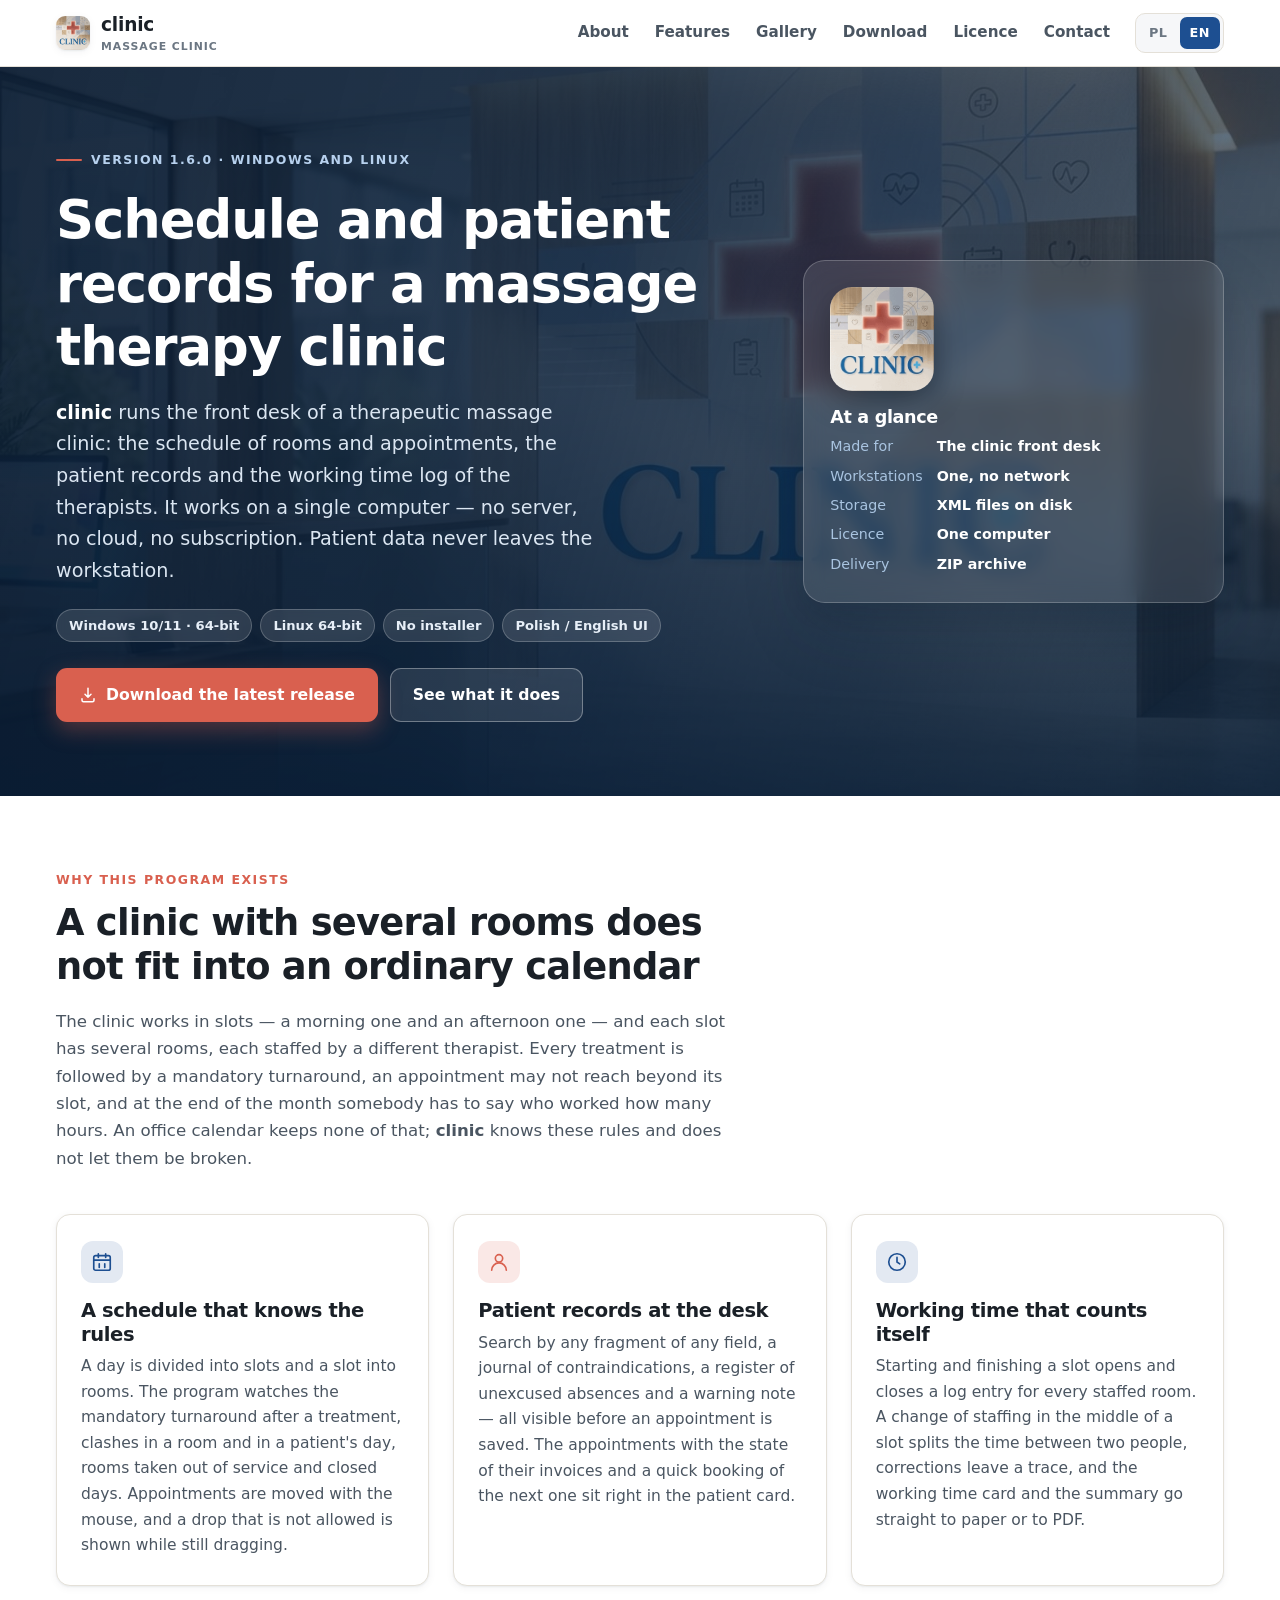
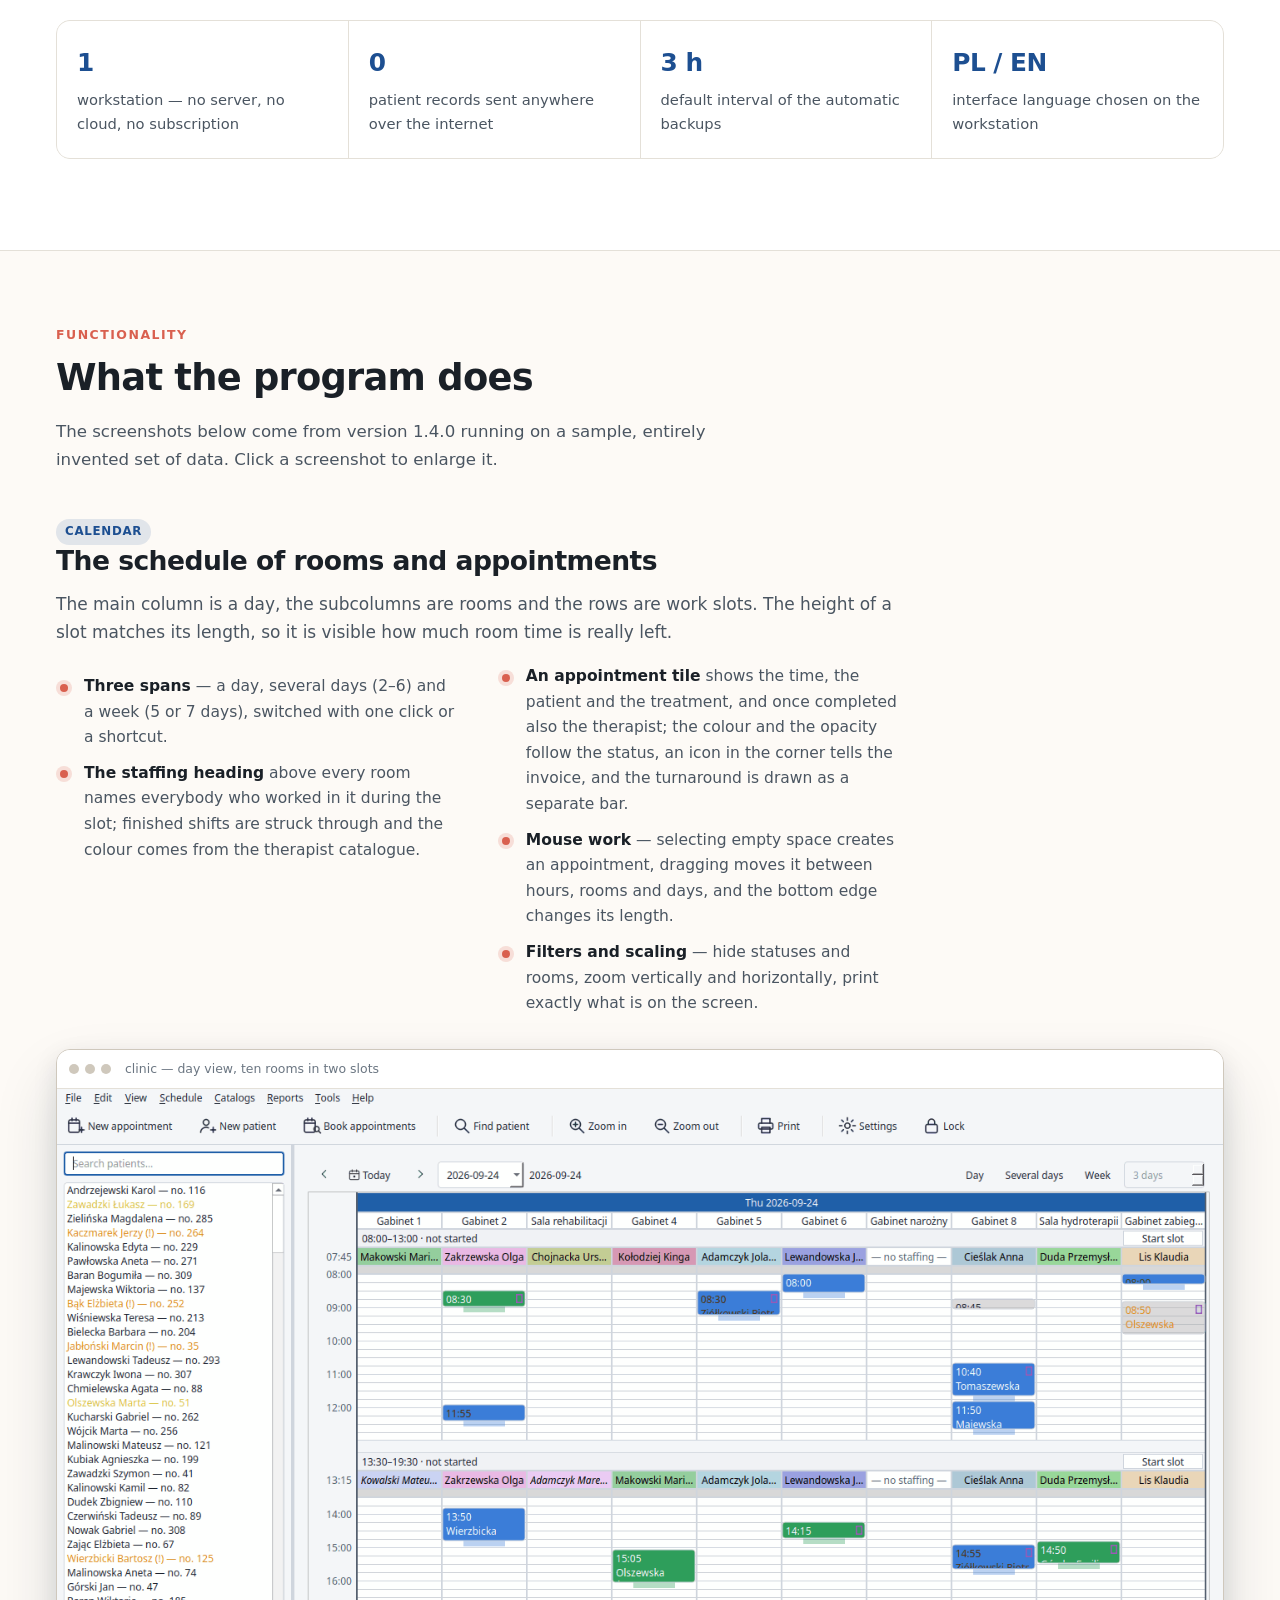
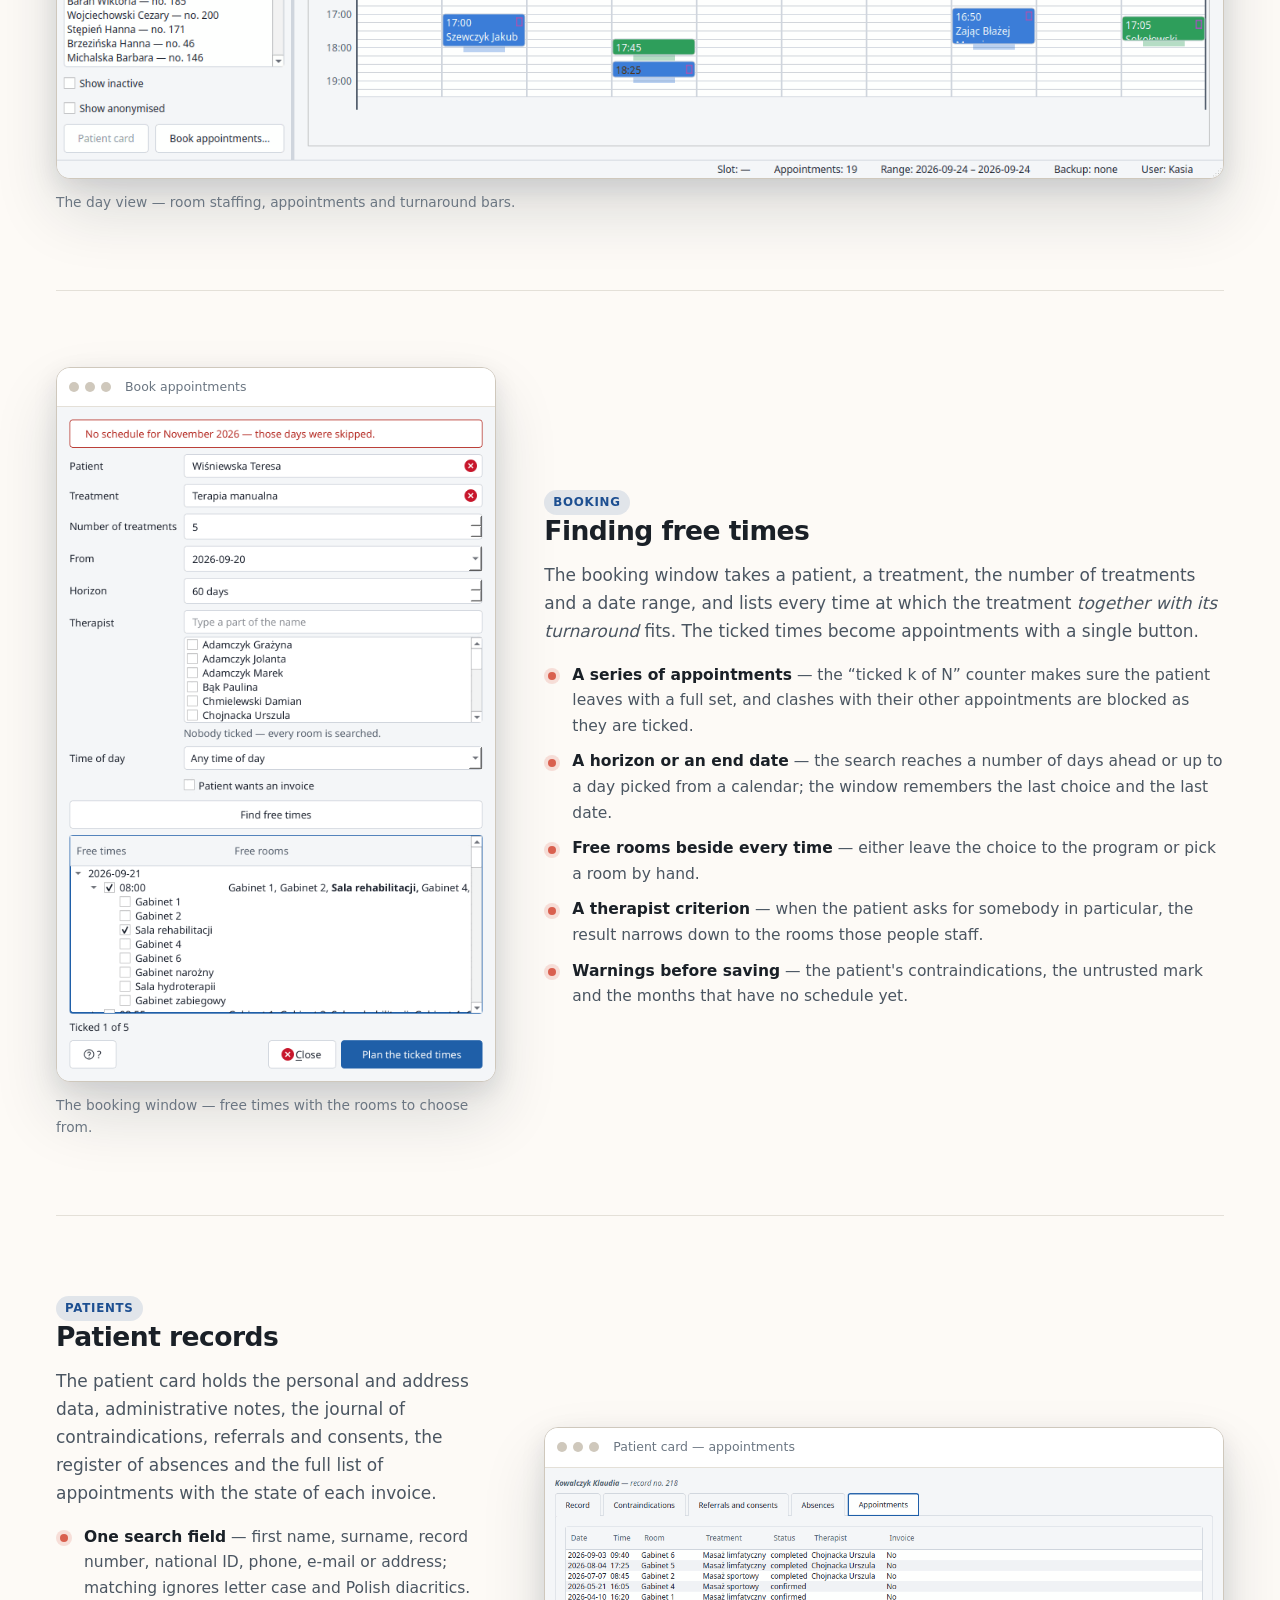
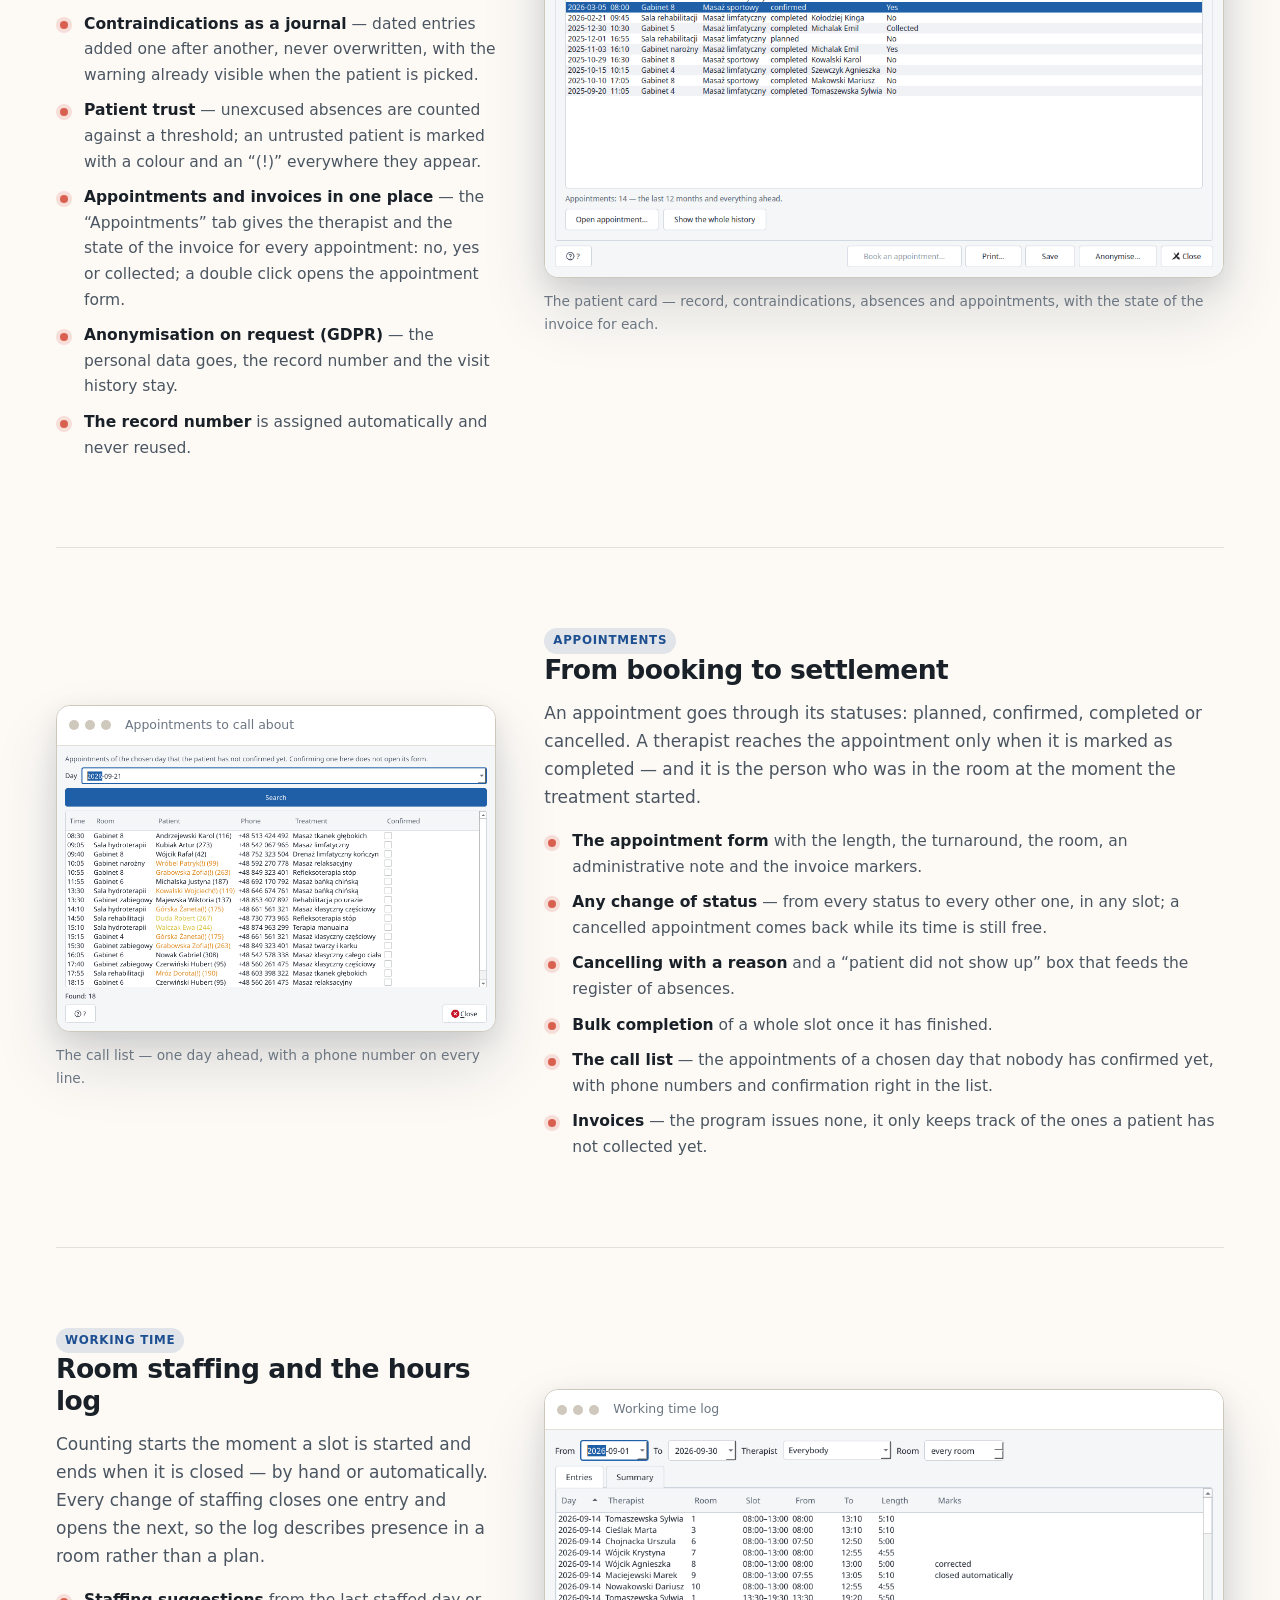
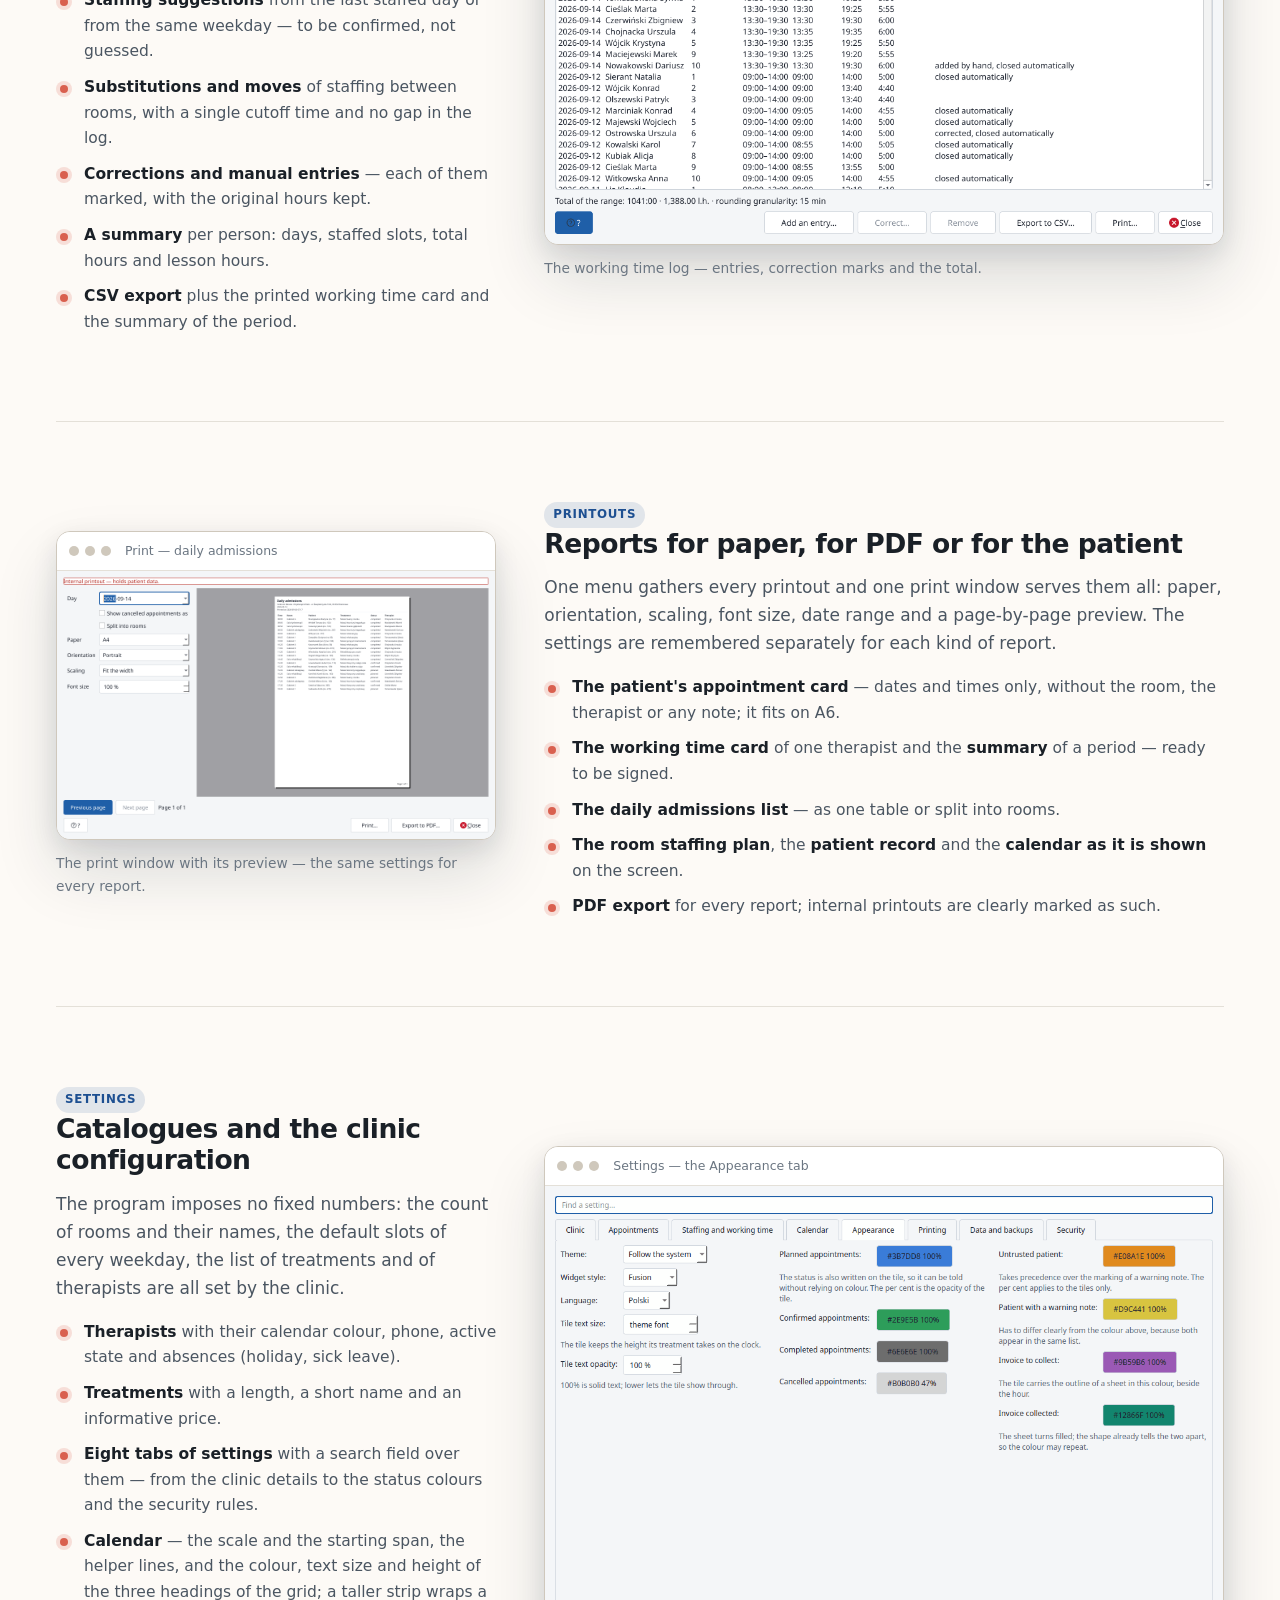
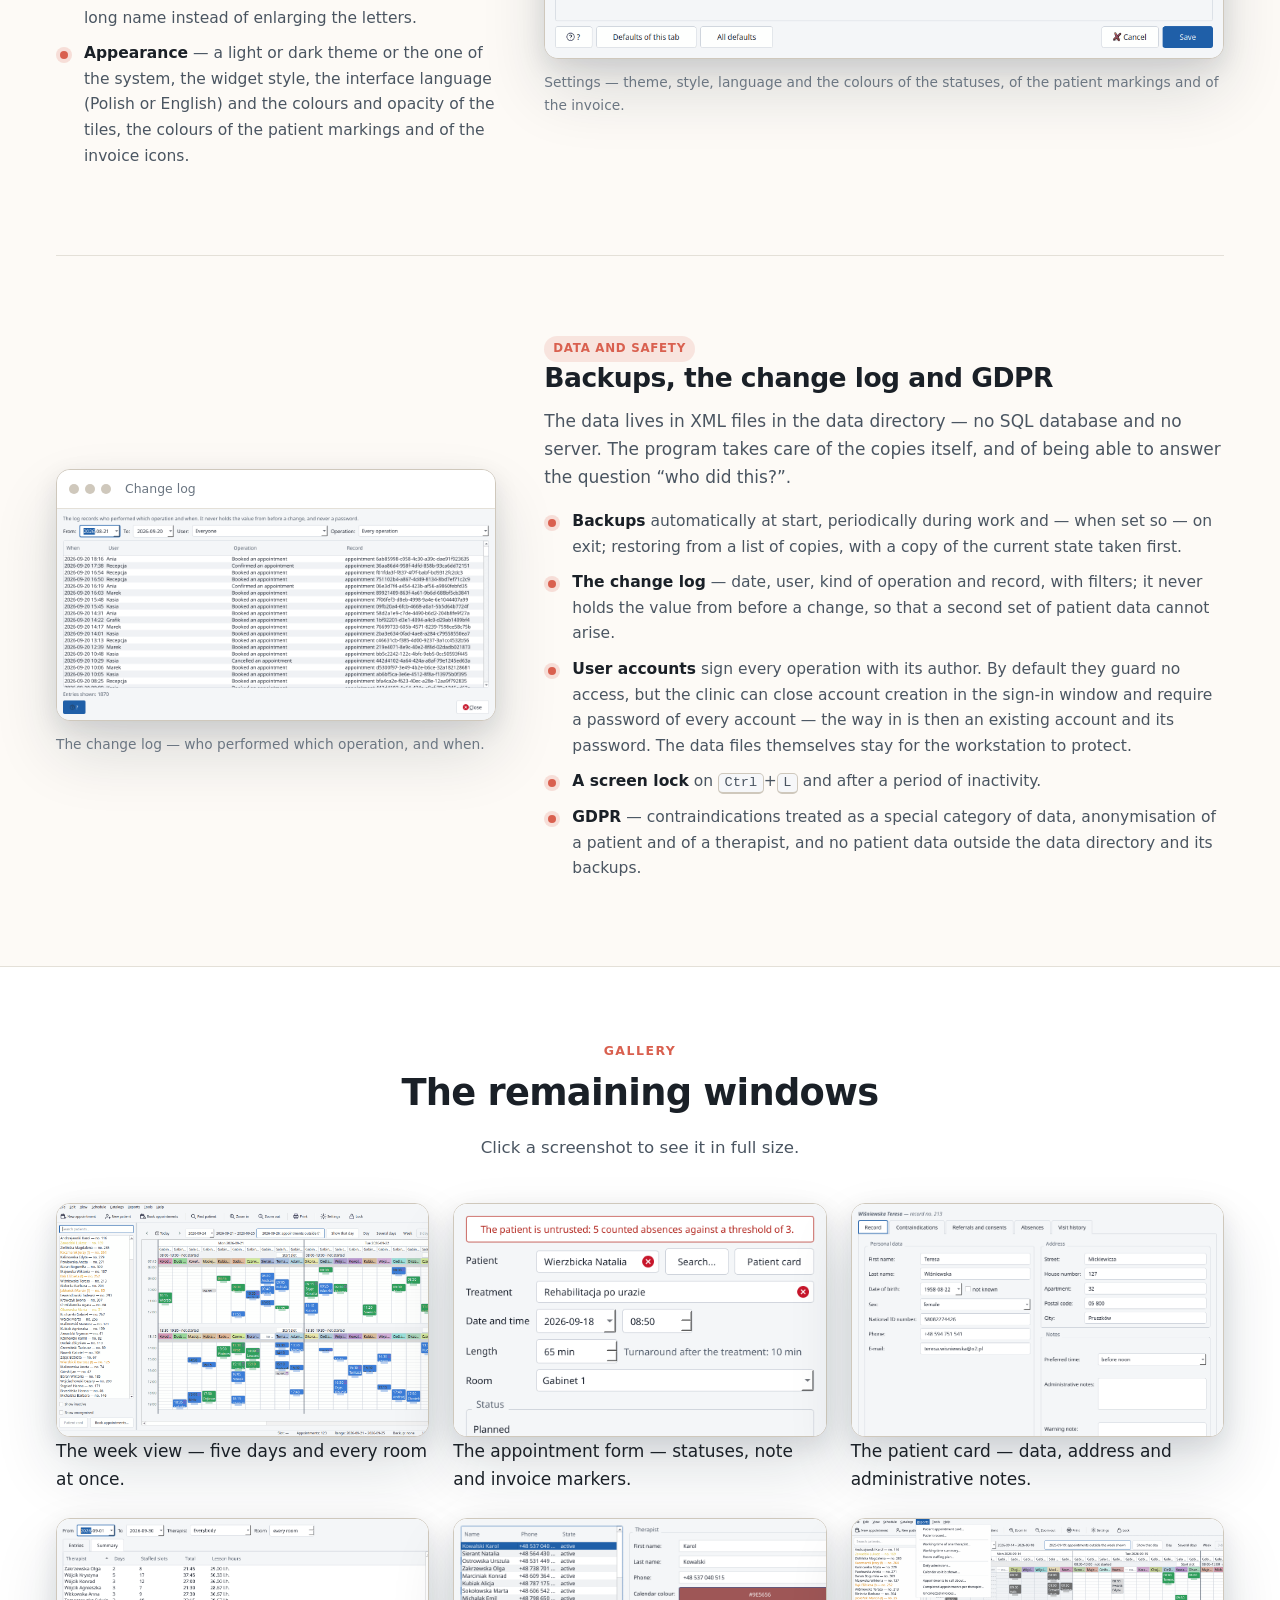
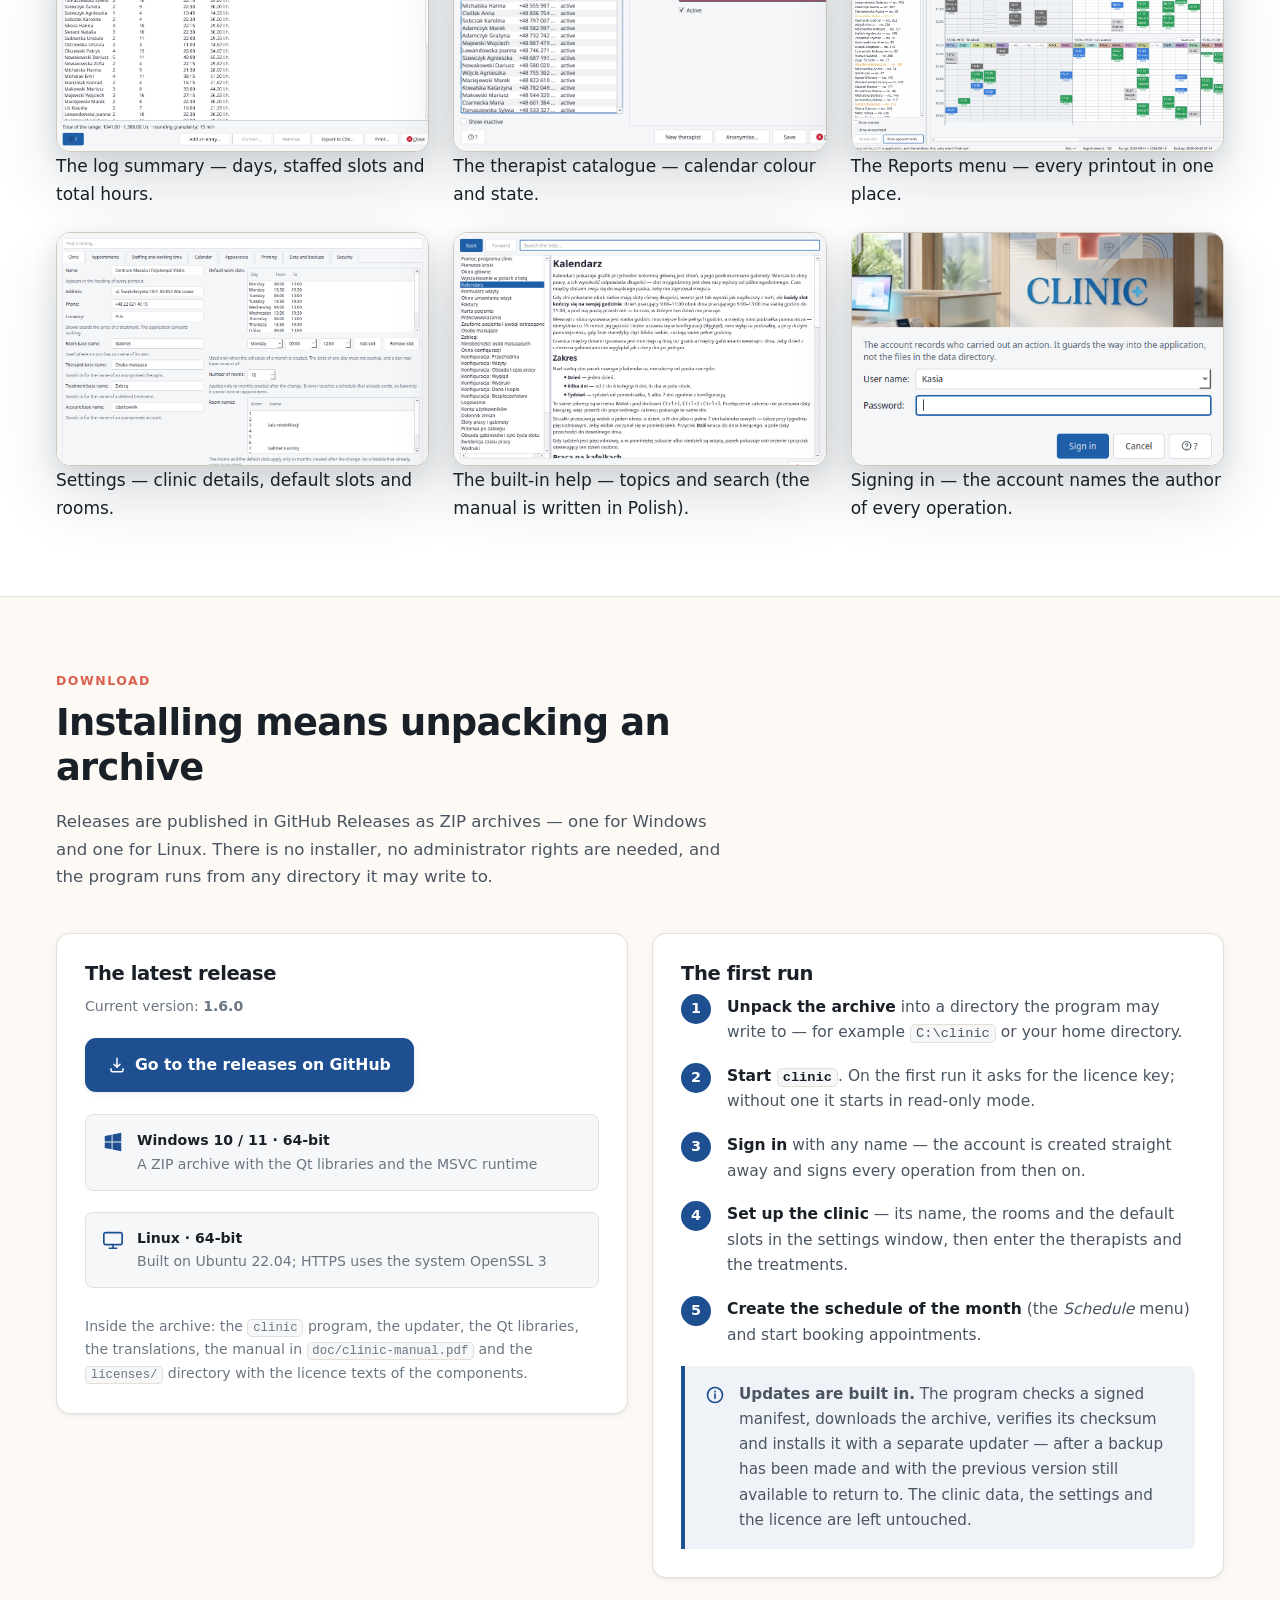
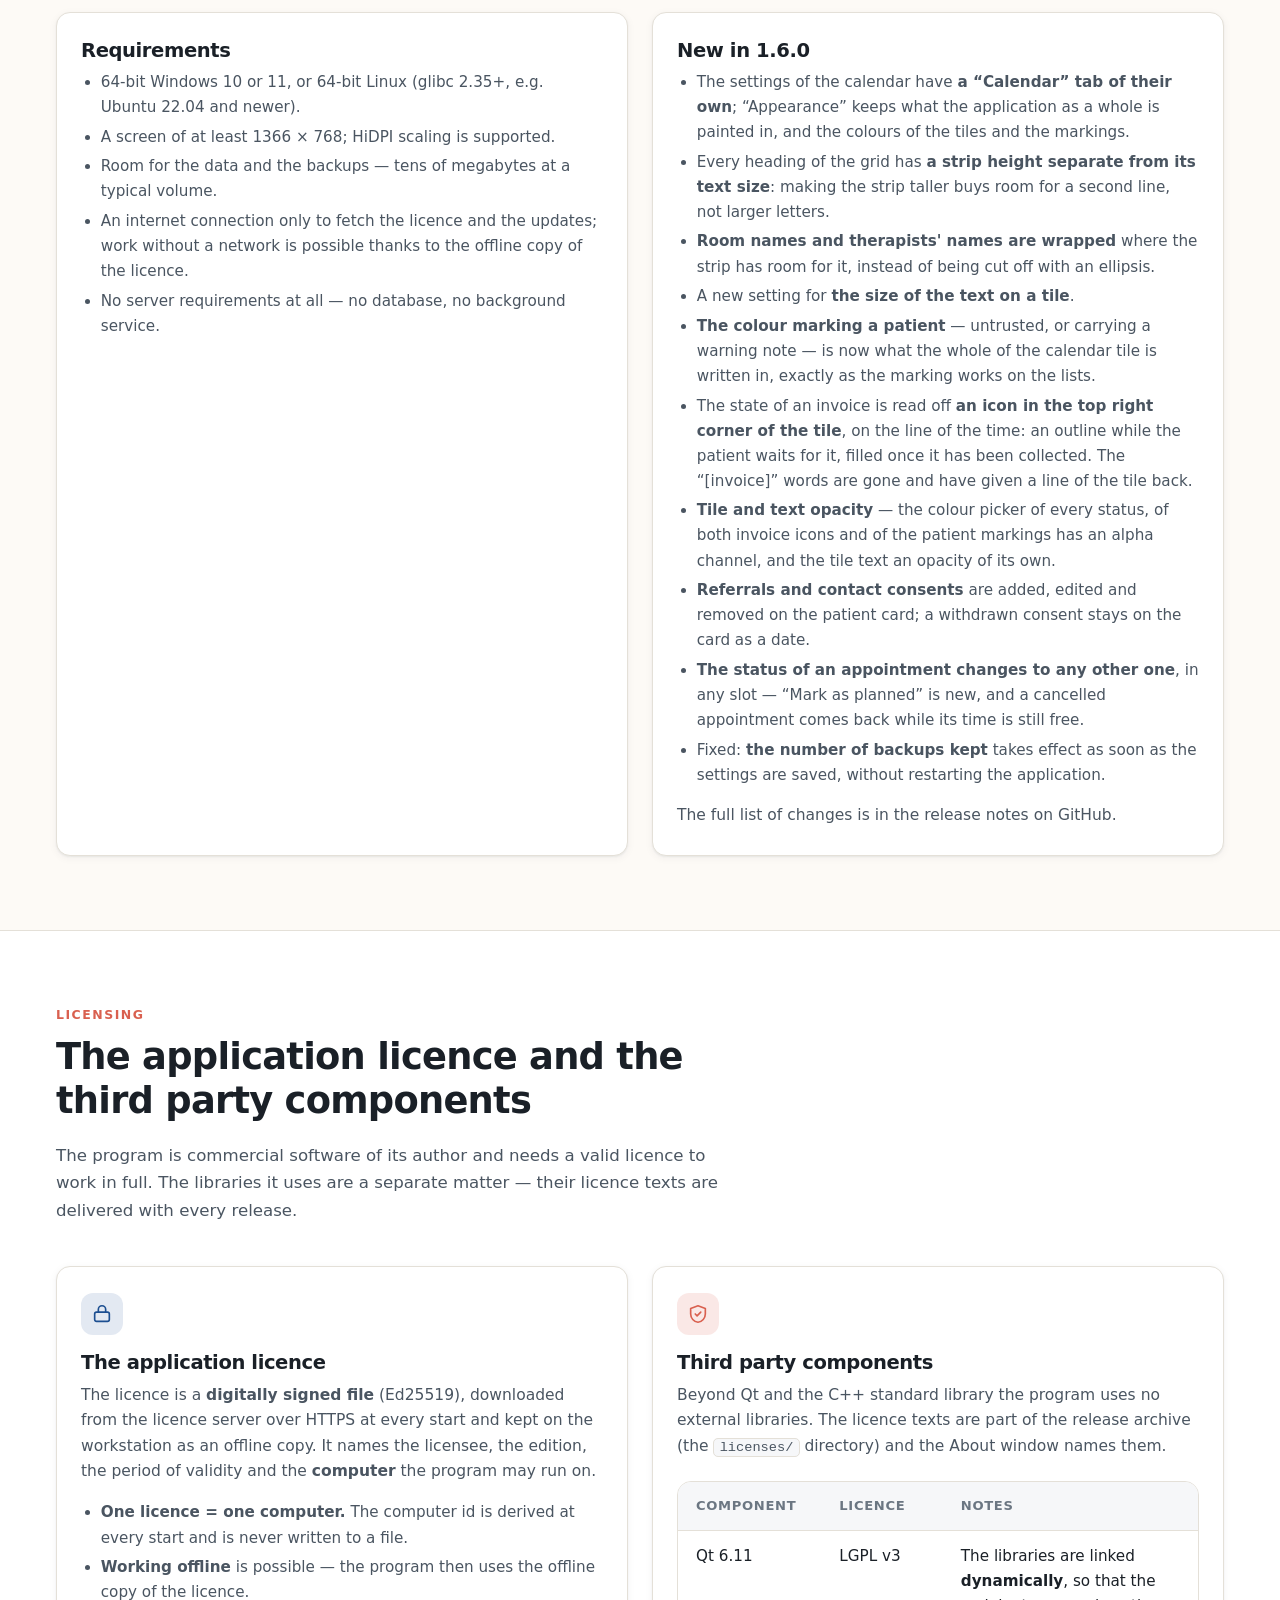
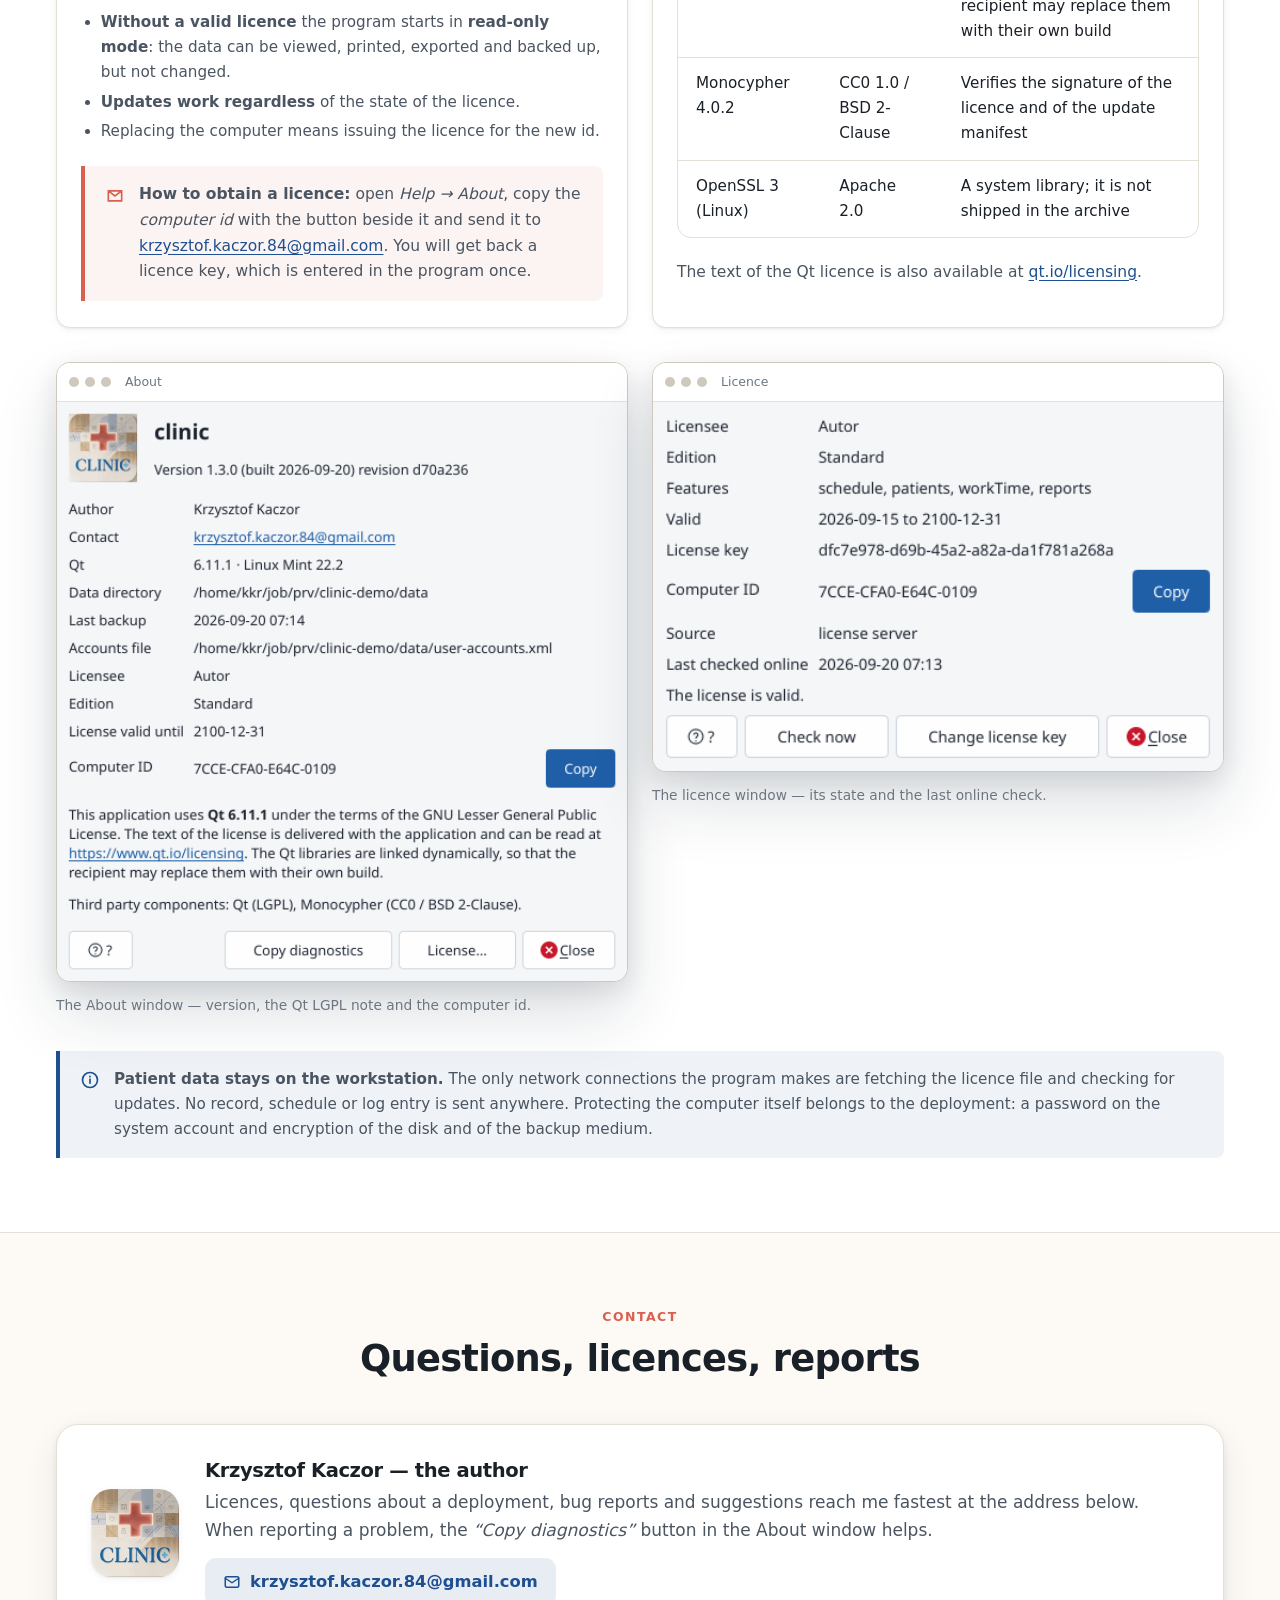
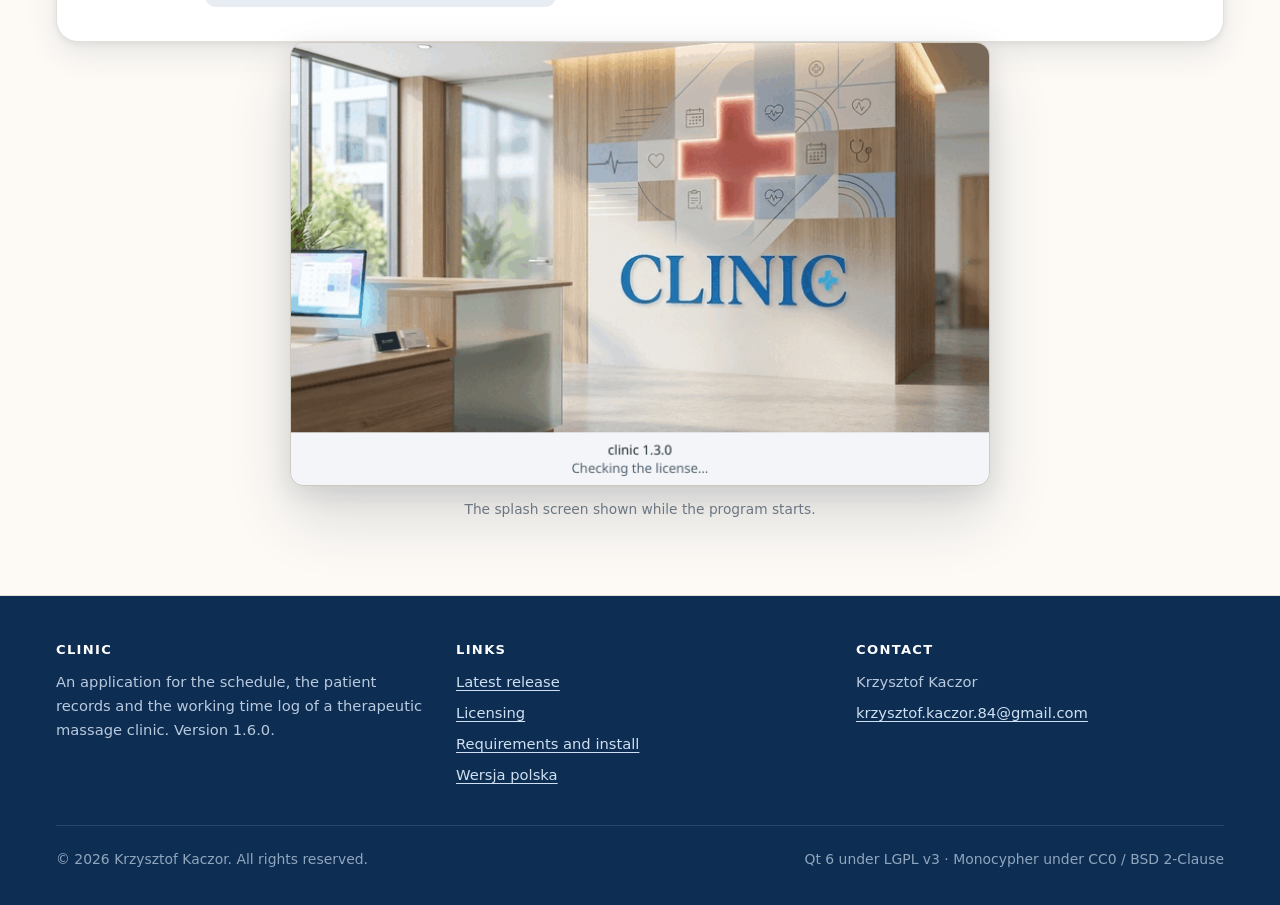
<file: docs/en/index.html>
<!DOCTYPE html>
<html lang="en">
<head>
<meta charset="utf-8">
<meta name="viewport" content="width=device-width, initial-scale=1">
<title>clinic — schedule and patient records for a massage therapy clinic</title>
<meta name="description" content="clinic — a desktop application for the front desk of a therapeutic massage clinic: room and appointment schedule, patient records, working time log and printouts. Windows and Linux, data never leaves the workstation.">
<meta name="author" content="Krzysztof Kaczor">
<link rel="canonical" href="https://krzysztofkaczor84.github.io/clinic/en/">
<link rel="alternate" hreflang="pl" href="https://krzysztofkaczor84.github.io/clinic/">
<link rel="alternate" hreflang="en" href="https://krzysztofkaczor84.github.io/clinic/en/">
<link rel="icon" href="../assets/img/favicon.ico" sizes="any">
<link rel="icon" href="../assets/img/favicon-32.png" type="image/png">
<link rel="apple-touch-icon" href="../assets/img/apple-touch-icon.png">
<meta property="og:type" content="website">
<meta property="og:title" content="clinic — schedule and patient records for a massage therapy clinic">
<meta property="og:description" content="Room and appointment schedule, patient records, working time log and printouts. One workstation, no cloud, Windows and Linux.">
<meta property="og:image" content="https://krzysztofkaczor84.github.io/clinic/assets/img/clinic-splash.jpg">
<meta property="og:locale" content="en_GB">
<meta name="twitter:card" content="summary_large_image">
<link rel="stylesheet" href="../assets/css/site.css">
</head>
<body>
<a class="skip" href="#main">Skip to content</a>

<header class="site-header">
    <div class="wrap">
        <a class="brand" href="#top">
            <img src="../assets/img/clinic-icon-256.png" alt="">
            <span>clinic<small>massage clinic</small></span>
        </a>
        <button class="nav-toggle" type="button" aria-expanded="false" aria-controls="site-nav" aria-label="Menu">
            <svg viewBox="0 0 24 24" fill="none" stroke="currentColor" stroke-width="2" stroke-linecap="round"><path d="M3 6h18M3 12h18M3 18h18"/></svg>
        </button>
        <nav class="site-nav" id="site-nav" aria-label="Main navigation">
            <a href="#about">About</a>
            <a href="#features">Features</a>
            <a href="#gallery">Gallery</a>
            <a href="#download">Download</a>
            <a href="#licence">Licence</a>
            <a href="#contact">Contact</a>
            <span class="lang-switch">
                <a href="../" hreflang="pl" lang="pl">PL</a>
                <span class="is-active" aria-current="true">EN</span>
            </span>
        </nav>
    </div>
</header>

<main id="main">

<!-- ---------------------------------------------------------------- hero -- -->
<section class="hero" id="top">
    <div class="wrap">
        <div class="hero-grid">
            <div>
                <span class="eyebrow">Version 1.6.0 · Windows and Linux</span>
                <h1>Schedule and patient records for a massage therapy clinic</h1>
                <p class="lede">
                    <strong>clinic</strong> runs the front desk of a therapeutic massage clinic:
                    the schedule of rooms and appointments, the patient records and the working
                    time log of the therapists. It works on a single computer — no server,
                    no cloud, no subscription. Patient data never leaves the workstation.
                </p>
                <div class="hero-badges">
                    <span class="badge">Windows 10/11 · 64-bit</span>
                    <span class="badge">Linux 64-bit</span>
                    <span class="badge">No installer</span>
                    <span class="badge">Polish / English UI</span>
                </div>
                <div class="hero-actions">
                    <a class="btn btn-primary" href="https://github.com/krzysztofkaczor84/clinic/releases/latest">
                        <svg viewBox="0 0 24 24" fill="none" stroke="currentColor" stroke-width="2" stroke-linecap="round" stroke-linejoin="round"><path d="M12 3v12m0 0 4-4m-4 4-4-4M4 17v2a2 2 0 0 0 2 2h12a2 2 0 0 0 2-2v-2"/></svg>
                        Download the latest release
                    </a>
                    <a class="btn btn-ghost" href="#features">See what it does</a>
                </div>
            </div>
            <div class="hero-card">
                <img class="app-icon" src="../assets/img/clinic-icon-256.png" alt="The clinic application icon">
                <h2>At a glance</h2>
                <dl>
                    <dt>Made for</dt><dd>The clinic front desk</dd>
                    <dt>Workstations</dt><dd>One, no network</dd>
                    <dt>Storage</dt><dd>XML files on disk</dd>
                    <dt>Licence</dt><dd>One computer</dd>
                    <dt>Delivery</dt><dd>ZIP archive</dd>
                </dl>
            </div>
        </div>
    </div>
</section>

<!-- --------------------------------------------------------------- about -- -->
<section class="section" id="about">
    <div class="wrap">
        <div class="section-head">
            <span class="kicker">Why this program exists</span>
            <h2>A clinic with several rooms does not fit into an ordinary calendar</h2>
            <p>
                The clinic works in slots — a morning one and an afternoon one — and each slot
                has several rooms, each staffed by a different therapist. Every treatment is
                followed by a mandatory turnaround, an appointment may not reach beyond its slot,
                and at the end of the month somebody has to say who worked how many hours.
                An office calendar keeps none of that; <strong>clinic</strong> knows these rules
                and does not let them be broken.
            </p>
        </div>

        <div class="cards">
            <article class="card">
                <div class="card-icon">
                    <svg viewBox="0 0 24 24" fill="none" stroke="currentColor" stroke-width="1.8" stroke-linecap="round" stroke-linejoin="round"><rect x="3" y="5" width="18" height="16" rx="2"/><path d="M8 3v4M16 3v4M3 10h18M9 14v4M15 14v4"/></svg>
                </div>
                <h3>A schedule that knows the rules</h3>
                <p>
                    A day is divided into slots and a slot into rooms. The program watches the
                    mandatory turnaround after a treatment, clashes in a room and in a patient's
                    day, rooms taken out of service and closed days. Appointments are moved with
                    the mouse, and a drop that is not allowed is shown while still dragging.
                </p>
            </article>
            <article class="card">
                <div class="card-icon coral">
                    <svg viewBox="0 0 24 24" fill="none" stroke="currentColor" stroke-width="1.8" stroke-linecap="round" stroke-linejoin="round"><path d="M20 21a8 8 0 0 0-16 0"/><circle cx="12" cy="8" r="4"/></svg>
                </div>
                <h3>Patient records at the desk</h3>
                <p>
                    Search by any fragment of any field, a journal of contraindications,
                    a register of unexcused absences and a warning note — all visible before an
                    appointment is saved. The appointments with the state of their invoices and
                    a quick booking of the next one sit right in the patient card.
                </p>
            </article>
            <article class="card">
                <div class="card-icon">
                    <svg viewBox="0 0 24 24" fill="none" stroke="currentColor" stroke-width="1.8" stroke-linecap="round" stroke-linejoin="round"><circle cx="12" cy="12" r="9"/><path d="M12 7v5l3 2"/></svg>
                </div>
                <h3>Working time that counts itself</h3>
                <p>
                    Starting and finishing a slot opens and closes a log entry for every staffed
                    room. A change of staffing in the middle of a slot splits the time between
                    two people, corrections leave a trace, and the working time card and the
                    summary go straight to paper or to PDF.
                </p>
            </article>
        </div>

        <dl class="facts mt-l">
            <div><dt>1</dt><dd>workstation — no server, no cloud, no subscription</dd></div>
            <div><dt>0</dt><dd>patient records sent anywhere over the internet</dd></div>
            <div><dt>3 h</dt><dd>default interval of the automatic backups</dd></div>
            <div><dt>PL / EN</dt><dd>interface language chosen on the workstation</dd></div>
        </dl>
    </div>
</section>

<!-- ------------------------------------------------------------ features -- -->
<section class="section section-alt" id="features">
    <div class="wrap">
        <div class="section-head">
            <span class="kicker">Functionality</span>
            <h2>What the program does</h2>
            <p>
                The screenshots below come from version 1.4.0 running on a sample, entirely
                invented set of data. Click a screenshot to enlarge it.
            </p>
        </div>

        <!-- 1. calendar -->
        <div class="feature stacked">
            <div class="feature-text">
                <span class="tag">Calendar</span>
                <h3>The schedule of rooms and appointments</h3>
                <p>
                    The main column is a day, the subcolumns are rooms and the rows are work
                    slots. The height of a slot matches its length, so it is visible how much
                    room time is really left.
                </p>
                <ul class="feature-list">
                    <li><strong>Three spans</strong> — a day, several days (2–6) and a week (5 or 7 days), switched with one click or a shortcut.</li>
                    <li><strong>The staffing heading</strong> above every room names everybody who worked in it during the slot; finished shifts are struck through and the colour comes from the therapist catalogue.</li>
                    <li><strong>An appointment tile</strong> shows the time, the patient and the treatment, and once completed also the therapist; the colour and the opacity follow the status, an icon in the corner tells the invoice, and the turnaround is drawn as a separate bar.</li>
                    <li><strong>Mouse work</strong> — selecting empty space creates an appointment, dragging moves it between hours, rooms and days, and the bottom edge changes its length.</li>
                    <li><strong>Filters and scaling</strong> — hide statuses and rooms, zoom vertically and horizontally, print exactly what is on the screen.</li>
                </ul>
            </div>
            <figure class="shot">
                <div class="shot-frame">
                    <div class="bar"><i></i><i></i><i></i><span>clinic — day view, ten rooms in two slots</span></div>
                    <img src="../assets/img/screens/en/calendar-day.png" alt="Calendar view: one day, ten rooms, appointment tiles in two slots" loading="lazy" width="1400" height="827">
                </div>
                <figcaption>The day view — room staffing, appointments and turnaround bars.</figcaption>
            </figure>
        </div>

        <!-- 2. booking -->
        <div class="feature reverse">
            <div class="feature-text">
                <span class="tag">Booking</span>
                <h3>Finding free times</h3>
                <p>
                    The booking window takes a patient, a treatment, the number of treatments
                    and a date range, and lists every time at which the treatment
                    <em>together with its turnaround</em> fits. The ticked times become
                    appointments with a single button.
                </p>
                <ul class="feature-list">
                    <li><strong>A series of appointments</strong> — the “ticked k of N” counter makes sure the patient leaves with a full set, and clashes with their other appointments are blocked as they are ticked.</li>
                    <li><strong>A horizon or an end date</strong> — the search reaches a number of days ahead or up to a day picked from a calendar; the window remembers the last choice and the last date.</li>
                    <li><strong>Free rooms beside every time</strong> — either leave the choice to the program or pick a room by hand.</li>
                    <li><strong>A therapist criterion</strong> — when the patient asks for somebody in particular, the result narrows down to the rooms those people staff.</li>
                    <li><strong>Warnings before saving</strong> — the patient's contraindications, the untrusted mark and the months that have no schedule yet.</li>
                </ul>
            </div>
            <figure class="shot">
                <div class="shot-frame">
                    <div class="bar"><i></i><i></i><i></i><span>Book appointments</span></div>
                    <img src="../assets/img/screens/en/booking.png" alt="The booking window with a list of free times and rooms" loading="lazy" width="560" height="860">
                </div>
                <figcaption>The booking window — free times with the rooms to choose from.</figcaption>
            </figure>
        </div>

        <!-- 3. patients -->
        <div class="feature">
            <div class="feature-text">
                <span class="tag">Patients</span>
                <h3>Patient records</h3>
                <p>
                    The patient card holds the personal and address data, administrative notes,
                    the journal of contraindications, referrals and consents, the register of
                    absences and the full list of appointments with the state of each invoice.
                </p>
                <ul class="feature-list">
                    <li><strong>One search field</strong> — first name, surname, record number, national ID, phone, e-mail or address; matching ignores letter case and Polish diacritics.</li>
                    <li><strong>Contraindications as a journal</strong> — dated entries added one after another, never overwritten, with the warning already visible when the patient is picked.</li>
                    <li><strong>Patient trust</strong> — unexcused absences are counted against a threshold; an untrusted patient is marked with a colour and an “(!)” everywhere they appear.</li>
                    <li><strong>Appointments and invoices in one place</strong> — the “Appointments” tab gives the therapist and the state of the invoice for every appointment: no, yes or collected; a double click opens the appointment form.</li>
                    <li><strong>Anonymisation on request (GDPR)</strong> — the personal data goes, the record number and the visit history stay.</li>
                    <li><strong>The record number</strong> is assigned automatically and never reused.</li>
                </ul>
            </div>
            <figure class="shot">
                <div class="shot-frame">
                    <div class="bar"><i></i><i></i><i></i><span>Patient card — appointments</span></div>
                    <img src="../assets/img/screens/en/patient-history.png" alt="The patient card with the appointments tab and its invoice column" loading="lazy" width="1100" height="540">
                </div>
                <figcaption>The patient card — record, contraindications, absences and appointments, with the state of the invoice for each.</figcaption>
            </figure>
        </div>

        <!-- 4. appointments -->
        <div class="feature reverse">
            <div class="feature-text">
                <span class="tag">Appointments</span>
                <h3>From booking to settlement</h3>
                <p>
                    An appointment goes through its statuses: planned, confirmed, completed or
                    cancelled. A therapist reaches the appointment only when it is marked as
                    completed — and it is the person who was in the room at the moment the
                    treatment started.
                </p>
                <ul class="feature-list">
                    <li><strong>The appointment form</strong> with the length, the turnaround, the room, an administrative note and the invoice markers.</li>
                    <li><strong>Any change of status</strong> — from every status to every other one, in any slot; a cancelled appointment comes back while its time is still free.</li>
                    <li><strong>Cancelling with a reason</strong> and a “patient did not show up” box that feeds the register of absences.</li>
                    <li><strong>Bulk completion</strong> of a whole slot once it has finished.</li>
                    <li><strong>The call list</strong> — the appointments of a chosen day that nobody has confirmed yet, with phone numbers and confirmation right in the list.</li>
                    <li><strong>Invoices</strong> — the program issues none, it only keeps track of the ones a patient has not collected yet.</li>
                </ul>
            </div>
            <figure class="shot">
                <div class="shot-frame">
                    <div class="bar"><i></i><i></i><i></i><span>Appointments to call about</span></div>
                    <img src="../assets/img/screens/en/call-list.png" alt="The list of appointments to call about with patient phone numbers" loading="lazy" width="860" height="560">
                </div>
                <figcaption>The call list — one day ahead, with a phone number on every line.</figcaption>
            </figure>
        </div>

        <!-- 5. working time -->
        <div class="feature">
            <div class="feature-text">
                <span class="tag">Working time</span>
                <h3>Room staffing and the hours log</h3>
                <p>
                    Counting starts the moment a slot is started and ends when it is closed —
                    by hand or automatically. Every change of staffing closes one entry and
                    opens the next, so the log describes presence in a room rather than a plan.
                </p>
                <ul class="feature-list">
                    <li><strong>Staffing suggestions</strong> from the last staffed day or from the same weekday — to be confirmed, not guessed.</li>
                    <li><strong>Substitutions and moves</strong> of staffing between rooms, with a single cutoff time and no gap in the log.</li>
                    <li><strong>Corrections and manual entries</strong> — each of them marked, with the original hours kept.</li>
                    <li><strong>A summary</strong> per person: days, staffed slots, total hours and lesson hours.</li>
                    <li><strong>CSV export</strong> plus the printed working time card and the summary of the period.</li>
                </ul>
            </div>
            <figure class="shot">
                <div class="shot-frame">
                    <div class="bar"><i></i><i></i><i></i><span>Working time log</span></div>
                    <img src="../assets/img/screens/en/worktime.png" alt="The working time log with entries and the total of the range" loading="lazy" width="1080" height="660">
                </div>
                <figcaption>The working time log — entries, correction marks and the total.</figcaption>
            </figure>
        </div>

        <!-- 6. printouts -->
        <div class="feature reverse">
            <div class="feature-text">
                <span class="tag">Printouts</span>
                <h3>Reports for paper, for PDF or for the patient</h3>
                <p>
                    One menu gathers every printout and one print window serves them all: paper,
                    orientation, scaling, font size, date range and a page-by-page preview.
                    The settings are remembered separately for each kind of report.
                </p>
                <ul class="feature-list">
                    <li><strong>The patient's appointment card</strong> — dates and times only, without the room, the therapist or any note; it fits on A6.</li>
                    <li><strong>The working time card</strong> of one therapist and the <strong>summary</strong> of a period — ready to be signed.</li>
                    <li><strong>The daily admissions list</strong> — as one table or split into rooms.</li>
                    <li><strong>The room staffing plan</strong>, the <strong>patient record</strong> and the <strong>calendar as it is shown</strong> on the screen.</li>
                    <li><strong>PDF export</strong> for every report; internal printouts are clearly marked as such.</li>
                </ul>
            </div>
            <figure class="shot">
                <div class="shot-frame">
                    <div class="bar"><i></i><i></i><i></i><span>Print — daily admissions</span></div>
                    <img src="../assets/img/screens/en/print-dialog.png" alt="The print window with a preview of the daily admissions list" loading="lazy" width="1080" height="660">
                </div>
                <figcaption>The print window with its preview — the same settings for every report.</figcaption>
            </figure>
        </div>

        <!-- 7. settings -->
        <div class="feature">
            <div class="feature-text">
                <span class="tag">Settings</span>
                <h3>Catalogues and the clinic configuration</h3>
                <p>
                    The program imposes no fixed numbers: the count of rooms and their names,
                    the default slots of every weekday, the list of treatments and of therapists
                    are all set by the clinic.
                </p>
                <ul class="feature-list">
                    <li><strong>Therapists</strong> with their calendar colour, phone, active state and absences (holiday, sick leave).</li>
                    <li><strong>Treatments</strong> with a length, a short name and an informative price.</li>
                    <li><strong>Eight tabs of settings</strong> with a search field over them — from the clinic details to the status colours and the security rules.</li>
                    <li><strong>Calendar</strong> — the scale and the starting span, the helper lines, and the colour, text size and height of the three headings of the grid; a taller strip wraps a long name instead of enlarging the letters.</li>
                    <li><strong>Appearance</strong> — a light or dark theme or the one of the system, the widget style, the interface language (Polish or English) and the colours and opacity of the tiles, the colours of the patient markings and of the invoice icons.</li>
                </ul>
            </div>
            <figure class="shot">
                <div class="shot-frame">
                    <div class="bar"><i></i><i></i><i></i><span>Settings — the Appearance tab</span></div>
                    <img src="../assets/img/screens/en/settings-appearance.png" alt="The settings window, appearance tab with the colours of the statuses, the markings and the invoice" loading="lazy" width="1088" height="757">
                </div>
                <figcaption>Settings — theme, style, language and the colours of the statuses, of the patient markings and of the invoice.</figcaption>
            </figure>
        </div>

        <!-- 8. data safety -->
        <div class="feature reverse">
            <div class="feature-text">
                <span class="tag coral">Data and safety</span>
                <h3>Backups, the change log and GDPR</h3>
                <p>
                    The data lives in XML files in the data directory — no SQL database and no
                    server. The program takes care of the copies itself, and of being able to
                    answer the question “who did this?”.
                </p>
                <ul class="feature-list">
                    <li><strong>Backups</strong> automatically at start, periodically during work and — when set so — on exit; restoring from a list of copies, with a copy of the current state taken first.</li>
                    <li><strong>The change log</strong> — date, user, kind of operation and record, with filters; it never holds the value from before a change, so that a second set of patient data cannot arise.</li>
                    <li><strong>User accounts</strong> sign every operation with its author. By default they guard no access, but the clinic can close account creation in the sign-in window and require a password of every account — the way in is then an existing account and its password. The data files themselves stay for the workstation to protect.</li>
                    <li><strong>A screen lock</strong> on <kbd>Ctrl</kbd>+<kbd>L</kbd> and after a period of inactivity.</li>
                    <li><strong>GDPR</strong> — contraindications treated as a special category of data, anonymisation of a patient and of a therapist, and no patient data outside the data directory and its backups.</li>
                </ul>
            </div>
            <figure class="shot">
                <div class="shot-frame">
                    <div class="bar"><i></i><i></i><i></i><span>Change log</span></div>
                    <img src="../assets/img/screens/en/changelog.png" alt="The change log window with filters and a list of operations" loading="lazy" width="1168" height="560">
                </div>
                <figcaption>The change log — who performed which operation, and when.</figcaption>
            </figure>
        </div>
    </div>
</section>

<!-- ------------------------------------------------------------- gallery -- -->
<section class="section" id="gallery">
    <div class="wrap">
        <div class="section-head center">
            <span class="kicker">Gallery</span>
            <h2>The remaining windows</h2>
            <p>Click a screenshot to see it in full size.</p>
        </div>

        <div class="gallery">
            <figure>
                <div class="shot-frame">
                    <img src="../assets/img/screens/en/calendar-week.png" alt="The week view with several days and rooms" loading="lazy">
                </div>
                <figcaption>The week view — five days and every room at once.</figcaption>
            </figure>
            <figure>
                <div class="shot-frame">
                    <img src="../assets/img/screens/en/appointment.png" alt="The appointment form with a warning about an untrusted patient" loading="lazy">
                </div>
                <figcaption>The appointment form — statuses, note and invoice markers.</figcaption>
            </figure>
            <figure>
                <div class="shot-frame">
                    <img src="../assets/img/screens/en/patient-card.png" alt="The patient card with personal data and notes" loading="lazy">
                </div>
                <figcaption>The patient card — data, address and administrative notes.</figcaption>
            </figure>
            <figure>
                <div class="shot-frame">
                    <img src="../assets/img/screens/en/worktime-summary.png" alt="The working time summary per therapist" loading="lazy">
                </div>
                <figcaption>The log summary — days, staffed slots and total hours.</figcaption>
            </figure>
            <figure>
                <div class="shot-frame">
                    <img src="../assets/img/screens/en/therapists.png" alt="The therapist catalogue" loading="lazy">
                </div>
                <figcaption>The therapist catalogue — calendar colour and state.</figcaption>
            </figure>
            <figure>
                <div class="shot-frame">
                    <img src="../assets/img/screens/en/menu-reports.png" alt="The open Reports menu in the main window" loading="lazy">
                </div>
                <figcaption>The Reports menu — every printout in one place.</figcaption>
            </figure>
            <figure>
                <div class="shot-frame">
                    <img src="../assets/img/screens/en/settings.png" alt="The settings window, Clinic tab" loading="lazy">
                </div>
                <figcaption>Settings — clinic details, default slots and rooms.</figcaption>
            </figure>
            <figure>
                <div class="shot-frame">
                    <img src="../assets/img/screens/en/help.png" alt="The built-in help of the program" loading="lazy">
                </div>
                <figcaption>The built-in help — topics and search (the manual is written in Polish).</figcaption>
            </figure>
            <figure>
                <div class="shot-frame">
                    <img src="../assets/img/screens/en/login.png" alt="The sign-in window with the account and password fields" loading="lazy">
                </div>
                <figcaption>Signing in — the account names the author of every operation.</figcaption>
            </figure>
        </div>
    </div>
</section>

<!-- ------------------------------------------------------------ download -- -->
<section class="section section-alt" id="download">
    <div class="wrap">
        <div class="section-head">
            <span class="kicker">Download</span>
            <h2>Installing means unpacking an archive</h2>
            <p>
                Releases are published in GitHub Releases as ZIP archives — one for Windows and
                one for Linux. There is no installer, no administrator rights are needed, and
                the program runs from any directory it may write to.
            </p>
        </div>

        <div class="download-grid">
            <div class="download-card">
                <h3>The latest release</h3>
                <p class="muted small">Current version: <strong>1.6.0</strong></p>
                <a class="btn btn-solid" href="https://github.com/krzysztofkaczor84/clinic/releases/latest">
                    <svg viewBox="0 0 24 24" fill="none" stroke="currentColor" stroke-width="2" stroke-linecap="round" stroke-linejoin="round"><path d="M12 3v12m0 0 4-4m-4 4-4-4M4 17v2a2 2 0 0 0 2 2h12a2 2 0 0 0 2-2v-2"/></svg>
                    Go to the releases on GitHub
                </a>
                <ul class="platform-list">
                    <li>
                        <svg viewBox="0 0 24 24" fill="currentColor"><path d="M3 5.5 10.5 4v7.5H3V5.5Zm0 13L10.5 20v-7.5H3v6ZM11.5 3.8 21 2v9.5h-9.5V3.8Zm0 16.4L21 22v-9.5h-9.5v7.7Z"/></svg>
                        <span><b>Windows 10 / 11 · 64-bit</b><span>A ZIP archive with the Qt libraries and the MSVC runtime</span></span>
                    </li>
                    <li>
                        <svg viewBox="0 0 24 24" fill="none" stroke="currentColor" stroke-width="1.8" stroke-linecap="round" stroke-linejoin="round"><rect x="2" y="4" width="20" height="13" rx="2"/><path d="M8 21h8M12 17v4"/></svg>
                        <span><b>Linux · 64-bit</b><span>Built on Ubuntu 22.04; HTTPS uses the system OpenSSL 3</span></span>
                    </li>
                </ul>
                <p class="small muted mt-m mb-0">
                    Inside the archive: the <code>clinic</code> program, the updater, the Qt
                    libraries, the translations, the manual in
                    <code>doc/clinic-manual.pdf</code> and the <code>licenses/</code> directory
                    with the licence texts of the components.
                </p>
            </div>

            <div class="download-card">
                <h3>The first run</h3>
                <ol class="steps">
                    <li><strong>Unpack the archive</strong> into a directory the program may write to — for example <code>C:\clinic</code> or your home directory.</li>
                    <li><strong>Start <code>clinic</code></strong>. On the first run it asks for the licence key; without one it starts in read-only mode.</li>
                    <li><strong>Sign in</strong> with any name — the account is created straight away and signs every operation from then on.</li>
                    <li><strong>Set up the clinic</strong> — its name, the rooms and the default slots in the settings window, then enter the therapists and the treatments.</li>
                    <li><strong>Create the schedule of the month</strong> (the <em>Schedule</em> menu) and start booking appointments.</li>
                </ol>
                <div class="notice info">
                    <svg viewBox="0 0 24 24" fill="none" stroke="currentColor" stroke-width="2" stroke-linecap="round"><circle cx="12" cy="12" r="9"/><path d="M12 11v5M12 7.5v.5"/></svg>
                    <p>
                        <strong>Updates are built in.</strong> The program checks a signed
                        manifest, downloads the archive, verifies its checksum and installs it
                        with a separate updater — after a backup has been made and with the
                        previous version still available to return to. The clinic data, the
                        settings and the licence are left untouched.
                    </p>
                </div>
            </div>
        </div>

        <div class="split mt-l">
            <div class="card">
                <h3>Requirements</h3>
                <ul>
                    <li>64-bit Windows 10 or 11, or 64-bit Linux (glibc 2.35+, e.g. Ubuntu 22.04 and newer).</li>
                    <li>A screen of at least 1366 × 768; HiDPI scaling is supported.</li>
                    <li>Room for the data and the backups — tens of megabytes at a typical volume.</li>
                    <li>An internet connection only to fetch the licence and the updates; work without a network is possible thanks to the offline copy of the licence.</li>
                    <li>No server requirements at all — no database, no background service.</li>
                </ul>
            </div>
            <div class="card">
                <h3>New in 1.6.0</h3>
                <ul>
                    <li>The settings of the calendar have <strong>a “Calendar” tab of their own</strong>; “Appearance” keeps what the application as a whole is painted in, and the colours of the tiles and the markings.</li>
                    <li>Every heading of the grid has <strong>a strip height separate from its text size</strong>: making the strip taller buys room for a second line, not larger letters.</li>
                    <li><strong>Room names and therapists' names are wrapped</strong> where the strip has room for it, instead of being cut off with an ellipsis.</li>
                    <li>A new setting for <strong>the size of the text on a tile</strong>.</li>
                    <li><strong>The colour marking a patient</strong> — untrusted, or carrying a warning note — is now what the whole of the calendar tile is written in, exactly as the marking works on the lists.</li>
                    <li>The state of an invoice is read off <strong>an icon in the top right corner of the tile</strong>, on the line of the time: an outline while the patient waits for it, filled once it has been collected. The “[invoice]” words are gone and have given a line of the tile back.</li>
                    <li><strong>Tile and text opacity</strong> — the colour picker of every status, of both invoice icons and of the patient markings has an alpha channel, and the tile text an opacity of its own.</li>
                    <li><strong>Referrals and contact consents</strong> are added, edited and removed on the patient card; a withdrawn consent stays on the card as a date.</li>
                    <li><strong>The status of an appointment changes to any other one</strong>, in any slot — “Mark as planned” is new, and a cancelled appointment comes back while its time is still free.</li>
                    <li>Fixed: <strong>the number of backups kept</strong> takes effect as soon as the settings are saved, without restarting the application.</li>
                </ul>
                <p class="small muted mb-0">The full list of changes is in the release notes on GitHub.</p>
            </div>
        </div>
    </div>
</section>

<!-- ------------------------------------------------------------- licence -- -->
<section class="section" id="licence">
    <div class="wrap">
        <div class="section-head">
            <span class="kicker">Licensing</span>
            <h2>The application licence and the third party components</h2>
            <p>
                The program is commercial software of its author and needs a valid licence to
                work in full. The libraries it uses are a separate matter — their licence texts
                are delivered with every release.
            </p>
        </div>

        <div class="split">
            <div class="card">
                <div class="card-icon">
                    <svg viewBox="0 0 24 24" fill="none" stroke="currentColor" stroke-width="1.8" stroke-linecap="round" stroke-linejoin="round"><rect x="4" y="10" width="16" height="10" rx="2"/><path d="M8 10V7a4 4 0 0 1 8 0v3"/></svg>
                </div>
                <h3>The application licence</h3>
                <p>
                    The licence is a <strong>digitally signed file</strong> (Ed25519),
                    downloaded from the licence server over HTTPS at every start and kept on the
                    workstation as an offline copy. It names the licensee, the edition, the
                    period of validity and the <strong>computer</strong> the program may run on.
                </p>
                <ul>
                    <li><strong>One licence = one computer.</strong> The computer id is derived at every start and is never written to a file.</li>
                    <li><strong>Working offline</strong> is possible — the program then uses the offline copy of the licence.</li>
                    <li><strong>Without a valid licence</strong> the program starts in <strong>read-only mode</strong>: the data can be viewed, printed, exported and backed up, but not changed.</li>
                    <li><strong>Updates work regardless</strong> of the state of the licence.</li>
                    <li>Replacing the computer means issuing the licence for the new id.</li>
                </ul>
                <div class="notice mt-m">
                    <svg viewBox="0 0 24 24" fill="none" stroke="currentColor" stroke-width="2" stroke-linecap="round"><path d="M4 7h16v12H4zM4 7l8 6 8-6"/></svg>
                    <p>
                        <strong>How to obtain a licence:</strong> open
                        <em>Help → About</em>, copy the <em>computer id</em> with the button
                        beside it and send it to
                        <a href="mailto:krzysztof.kaczor.84@gmail.com">krzysztof.kaczor.84@gmail.com</a>.
                        You will get back a licence key, which is entered in the program once.
                    </p>
                </div>
            </div>

            <div class="card">
                <div class="card-icon coral">
                    <svg viewBox="0 0 24 24" fill="none" stroke="currentColor" stroke-width="1.8" stroke-linecap="round" stroke-linejoin="round"><path d="M12 3 4 6v6c0 4.4 3.4 8.4 8 9 4.6-.6 8-4.6 8-9V6l-8-3Z"/><path d="m9 12 2 2 4-4"/></svg>
                </div>
                <h3>Third party components</h3>
                <p>
                    Beyond Qt and the C++ standard library the program uses no external
                    libraries. The licence texts are part of the release archive (the
                    <code>licenses/</code> directory) and the About window names them.
                </p>
                <div class="table-wrap mt-m">
                    <table>
                        <thead>
                            <tr><th>Component</th><th>Licence</th><th>Notes</th></tr>
                        </thead>
                        <tbody>
                            <tr>
                                <td>Qt 6.11</td>
                                <td>LGPL v3</td>
                                <td>The libraries are linked <strong>dynamically</strong>, so that the recipient may replace them with their own build</td>
                            </tr>
                            <tr>
                                <td>Monocypher 4.0.2</td>
                                <td>CC0 1.0 / BSD 2-Clause</td>
                                <td>Verifies the signature of the licence and of the update manifest</td>
                            </tr>
                            <tr>
                                <td>OpenSSL 3 (Linux)</td>
                                <td>Apache 2.0</td>
                                <td>A system library; it is not shipped in the archive</td>
                            </tr>
                        </tbody>
                    </table>
                </div>
                <p class="small muted mt-m mb-0">
                    The text of the Qt licence is also available at
                    <a href="https://www.qt.io/licensing" rel="noopener">qt.io/licensing</a>.
                </p>
            </div>
        </div>

        <div class="split mt-l">
            <figure class="shot">
                <div class="shot-frame">
                    <div class="bar"><i></i><i></i><i></i><span>About</span></div>
                    <img src="../assets/img/screens/en/about.png" alt="The About window with the version, the contact, the Qt LGPL note and the computer id" loading="lazy">
                </div>
                <figcaption>The About window — version, the Qt LGPL note and the computer id.</figcaption>
            </figure>
            <figure class="shot">
                <div class="shot-frame">
                    <div class="bar"><i></i><i></i><i></i><span>Licence</span></div>
                    <img src="../assets/img/screens/en/license.png" alt="The licence window with the licensee, edition, validity and the state of the check" loading="lazy">
                </div>
                <figcaption>The licence window — its state and the last online check.</figcaption>
            </figure>
        </div>

        <div class="notice info mt-l">
            <svg viewBox="0 0 24 24" fill="none" stroke="currentColor" stroke-width="2" stroke-linecap="round"><circle cx="12" cy="12" r="9"/><path d="M12 11v5M12 7.5v.5"/></svg>
            <p>
                <strong>Patient data stays on the workstation.</strong> The only network
                connections the program makes are fetching the licence file and checking for
                updates. No record, schedule or log entry is sent anywhere. Protecting the
                computer itself belongs to the deployment: a password on the system account and
                encryption of the disk and of the backup medium.
            </p>
        </div>
    </div>
</section>

<!-- ------------------------------------------------------------- contact -- -->
<section class="section section-alt" id="contact">
    <div class="wrap">
        <div class="section-head center">
            <span class="kicker">Contact</span>
            <h2>Questions, licences, reports</h2>
        </div>
        <div class="contact-card">
            <img src="../assets/img/clinic-icon-256.png" alt="">
            <div>
                <h3>Krzysztof Kaczor — the author</h3>
                <p>
                    Licences, questions about a deployment, bug reports and suggestions reach me
                    fastest at the address below. When reporting a problem, the
                    <em>“Copy diagnostics”</em> button in the About window helps.
                </p>
                <a class="mail-link" href="mailto:krzysztof.kaczor.84@gmail.com">
                    <svg viewBox="0 0 24 24" fill="none" stroke="currentColor" stroke-width="2" stroke-linecap="round" stroke-linejoin="round"><rect x="3" y="5" width="18" height="14" rx="2"/><path d="m3 7 9 6 9-6"/></svg>
                    krzysztof.kaczor.84@gmail.com
                </a>
            </div>
        </div>

        <figure class="shot mt-l" style="max-width:700px;margin-left:auto;margin-right:auto">
            <div class="shot-frame">
                <img src="../assets/img/screens/en/splash.png" alt="The splash screen of the clinic program" loading="lazy">
            </div>
            <figcaption class="center">The splash screen shown while the program starts.</figcaption>
        </figure>
    </div>
</section>

</main>

<footer class="site-footer">
    <div class="wrap">
        <div class="footer-grid">
            <div>
                <h4>clinic</h4>
                <p class="mb-0">
                    An application for the schedule, the patient records and the working time log
                    of a therapeutic massage clinic. Version 1.6.0.
                </p>
            </div>
            <div>
                <h4>Links</h4>
                <ul>
                    <li><a href="https://github.com/krzysztofkaczor84/clinic/releases/latest">Latest release</a></li>
                    <li><a href="#licence">Licensing</a></li>
                    <li><a href="#download">Requirements and install</a></li>
                    <li><a href="../" hreflang="pl" lang="pl">Wersja polska</a></li>
                </ul>
            </div>
            <div>
                <h4>Contact</h4>
                <ul>
                    <li>Krzysztof Kaczor</li>
                    <li><a href="mailto:krzysztof.kaczor.84@gmail.com">krzysztof.kaczor.84@gmail.com</a></li>
                </ul>
            </div>
        </div>
        <div class="footer-bottom">
            <span>© 2026 Krzysztof Kaczor. All rights reserved.</span>
            <span>Qt 6 under LGPL v3 · Monocypher under CC0 / BSD 2-Clause</span>
        </div>
    </div>
</footer>

<div class="lightbox" id="lightbox" role="dialog" aria-modal="true" aria-label="Enlarged screenshot">
    <button class="lightbox-close" type="button" aria-label="Close">×</button>
    <figure>
        <img alt="">
        <figcaption></figcaption>
    </figure>
</div>

<script src="../assets/js/site.js"></script>
</body>
</html>
</file>
<file: docs/assets/css/site.css>
/* ------------------------------------------------------------------------- *
 *  clinic — informational site
 *  One stylesheet for both language versions (index.html, en/index.html).
 * ------------------------------------------------------------------------- */

:root {
    --blue-900: #0d2d52;
    --blue-800: #133c6e;
    --blue-700: #1d4f91;
    --blue-600: #2663ae;
    --blue-500: #3b7dd8;
    --coral: #d9604f;
    --coral-soft: #f0a89c;
    --sand-50: #fdfaf6;
    --sand-100: #f7f1e8;
    --sand-200: #ede3d5;
    --sand-300: #dccfbb;

    --bg: #ffffff;
    --bg-alt: var(--sand-50);
    --bg-deep: #0d2d52;
    --surface: #ffffff;
    --surface-2: #f6f7f9;
    --border: #e4e0d8;
    --border-strong: #cfc8bc;

    --ink: #1a2027;
    --ink-soft: #4a5561;
    --muted: #6b7682;
    --accent: var(--blue-700);
    --accent-ink: #ffffff;

    --radius-s: 8px;
    --radius: 14px;
    --radius-l: 22px;
    --shadow-s: 0 1px 2px rgba(16, 32, 52, .06), 0 2px 8px rgba(16, 32, 52, .05);
    --shadow: 0 2px 6px rgba(16, 32, 52, .07), 0 12px 32px rgba(16, 32, 52, .09);
    --shadow-l: 0 8px 24px rgba(16, 32, 52, .1), 0 32px 64px rgba(16, 32, 52, .14);

    --maxw: 1200px;
    --gap: 24px;

    --font: system-ui, -apple-system, "Segoe UI", Roboto, "Helvetica Neue", Arial,
            "Noto Sans", "Liberation Sans", sans-serif;
    --mono: ui-monospace, SFMono-Regular, "SF Mono", Menlo, Consolas,
            "Liberation Mono", monospace;
}

@media (prefers-color-scheme: dark) {
    :root:not([data-theme="light"]) {
        --bg: #11161c;
        --bg-alt: #151b23;
        --bg-deep: #0b1622;
        --surface: #1a212a;
        --surface-2: #202832;
        --border: #2c3542;
        --border-strong: #3a4552;

        --ink: #e9edf2;
        --ink-soft: #c2cbd6;
        --muted: #94a0ae;
        --accent: #7fb0ec;
        --accent-ink: #0d1a2a;

        --sand-50: #171d25;
        --sand-100: #1b222b;
        --sand-200: #232c37;

        --shadow-s: 0 1px 2px rgba(0, 0, 0, .3), 0 2px 8px rgba(0, 0, 0, .25);
        --shadow: 0 2px 6px rgba(0, 0, 0, .35), 0 12px 32px rgba(0, 0, 0, .35);
        --shadow-l: 0 8px 24px rgba(0, 0, 0, .4), 0 32px 64px rgba(0, 0, 0, .45);
    }
}

/* ----------------------------------------------------------------- base -- */

*, *::before, *::after { box-sizing: border-box; }

html { scroll-behavior: smooth; scroll-padding-top: 84px; }

@media (prefers-reduced-motion: reduce) {
    html { scroll-behavior: auto; }
    * { animation: none !important; transition: none !important; }
}

body {
    margin: 0;
    background: var(--bg);
    color: var(--ink);
    font-family: var(--font);
    font-size: 17px;
    line-height: 1.65;
    -webkit-font-smoothing: antialiased;
    text-rendering: optimizeLegibility;
}

h1, h2, h3, h4 { line-height: 1.2; margin: 0 0 .5em; font-weight: 700; letter-spacing: -.02em; }
h1 { font-size: clamp(2.1rem, 1.4rem + 2.6vw, 3.3rem); }
h2 { font-size: clamp(1.6rem, 1.2rem + 1.5vw, 2.3rem); }
h3 { font-size: 1.22rem; }
h4 { font-size: 1.02rem; }
p { margin: 0 0 1em; }
ul, ol { margin: 0 0 1em; padding-left: 1.3em; }
li { margin: .3em 0; }
a { color: var(--accent); text-underline-offset: 3px; }
a:hover { color: var(--coral); }
strong { font-weight: 650; }
code, kbd { font-family: var(--mono); font-size: .88em; }
code {
    background: var(--surface-2);
    border: 1px solid var(--border);
    border-radius: 5px;
    padding: .08em .38em;
}
kbd {
    background: var(--surface-2);
    border: 1px solid var(--border-strong);
    border-bottom-width: 2px;
    border-radius: 5px;
    padding: .1em .4em;
    white-space: nowrap;
}
img { max-width: 100%; height: auto; display: block; }
hr { border: 0; border-top: 1px solid var(--border); margin: 2.5rem 0; }

.wrap { width: 100%; max-width: var(--maxw); margin: 0 auto; padding: 0 16px; }

.skip {
    position: absolute; left: -9999px; top: 0; z-index: 100;
    background: var(--accent); color: var(--accent-ink);
    padding: 10px 16px; border-radius: 0 0 var(--radius-s) 0;
}
.skip:focus { left: 0; }

:focus-visible { outline: 3px solid var(--blue-500); outline-offset: 2px; border-radius: 4px; }

/* --------------------------------------------------------------- header -- */

.site-header {
    position: sticky; top: 0; z-index: 40;
    background: color-mix(in srgb, var(--bg) 88%, transparent);
    backdrop-filter: saturate(180%) blur(12px);
    border-bottom: 1px solid var(--border);
}
.site-header .wrap {
    display: flex; align-items: center; gap: 18px;
    min-height: 66px;
}
.brand { display: flex; align-items: center; gap: 11px; font-weight: 700; color: var(--ink); text-decoration: none; }
.brand img { width: 34px; height: 34px; border-radius: 9px; box-shadow: var(--shadow-s); }
.brand span { font-size: 1.16rem; letter-spacing: -.01em; }
.brand small {
    display: block; font-size: .68rem; font-weight: 600; letter-spacing: .09em;
    text-transform: uppercase; color: var(--muted); margin-top: -3px;
}

.site-nav { margin-left: auto; display: flex; align-items: center; gap: 4px; }
.site-nav a {
    color: var(--ink-soft); text-decoration: none; font-size: .95rem; font-weight: 550;
    padding: 8px 11px; border-radius: 9px;
}
.site-nav a:hover { color: var(--ink); background: var(--surface-2); }

.lang-switch { display: flex; gap: 2px; margin-left: 10px; padding: 3px; background: var(--surface-2); border: 1px solid var(--border); border-radius: 10px; }
.lang-switch a, .lang-switch span {
    font-size: .8rem; font-weight: 700; letter-spacing: .04em; text-transform: uppercase;
    padding: 5px 10px; border-radius: 7px; text-decoration: none; color: var(--muted);
}
.lang-switch .is-active { background: var(--accent); color: var(--accent-ink); }

.nav-toggle {
    margin-left: auto; display: none; align-items: center; justify-content: center;
    width: 42px; height: 38px; border: 1px solid var(--border); border-radius: 10px;
    background: var(--surface); color: var(--ink); cursor: pointer;
}
.nav-toggle svg { width: 20px; height: 20px; }

@media (max-width: 940px) {
    .nav-toggle { display: flex; }
    .site-nav {
        position: absolute; left: 0; right: 0; top: 100%;
        flex-direction: column; align-items: stretch; gap: 0;
        background: var(--bg); border-bottom: 1px solid var(--border);
        padding: 8px 16px 16px; box-shadow: var(--shadow); display: none;
    }
    .site-nav.is-open { display: flex; }
    .site-nav a { padding: 11px 8px; }
    .lang-switch { margin: 10px 0 0; align-self: flex-start; }
}

/* ----------------------------------------------------------------- hero -- */

.hero {
    position: relative;
    color: #fff;
    background: var(--bg-deep);
    overflow: hidden;
}
.hero::before {
    content: ""; position: absolute; inset: 0;
    background-image: url("../img/clinic-splash.jpg");
    background-size: cover; background-position: center 38%;
    transform: scale(1.04);
}
@media (max-width: 760px) {
    /* A lighter copy of the artwork for narrow screens. */
    .hero::before { background-image: url("../img/clinic-splash-900.jpg"); }
}
.hero::after {
    content: ""; position: absolute; inset: 0;
    background:
        linear-gradient(105deg, rgba(8, 26, 48, .93) 0%, rgba(10, 32, 58, .86) 45%, rgba(12, 38, 66, .58) 100%),
        linear-gradient(to top, rgba(6, 20, 38, .82), rgba(6, 20, 38, 0) 55%);
}
.hero .wrap { position: relative; z-index: 1; padding-top: 74px; padding-bottom: 74px; }
.hero-grid { display: grid; grid-template-columns: minmax(0, 1.25fr) minmax(0, .75fr); gap: 46px; align-items: center; }
@media (max-width: 900px) { .hero-grid { grid-template-columns: 1fr; gap: 32px; } }

.hero h1 { color: #fff; margin-bottom: .35em; text-wrap: balance; }
.hero .lede { font-size: clamp(1.02rem, .95rem + .4vw, 1.2rem); color: #dbe6f2; max-width: 44ch; }
.hero .lede strong { color: #fff; }

.eyebrow {
    display: inline-flex; align-items: center; gap: 9px;
    font-size: .78rem; font-weight: 700; letter-spacing: .12em; text-transform: uppercase;
    color: #b7d1ee; margin-bottom: 18px;
}
.eyebrow::before { content: ""; width: 26px; height: 2px; background: var(--coral); border-radius: 2px; }

.hero-badges { display: flex; flex-wrap: wrap; gap: 8px; margin: 22px 0 26px; }
.badge {
    display: inline-flex; align-items: center; gap: 7px;
    font-size: .82rem; font-weight: 600; color: #e7eff8;
    background: rgba(255, 255, 255, .12); border: 1px solid rgba(255, 255, 255, .22);
    padding: 5px 12px; border-radius: 999px; backdrop-filter: blur(4px);
}
.badge svg { width: 14px; height: 14px; opacity: .9; }

.hero-actions { display: flex; flex-wrap: wrap; gap: 12px; align-items: center; }

.btn {
    display: inline-flex; align-items: center; gap: 9px;
    font: inherit; font-weight: 650; font-size: .98rem;
    padding: 13px 22px; border-radius: 11px; border: 1px solid transparent;
    text-decoration: none; cursor: pointer; transition: transform .12s ease, box-shadow .12s ease, background .12s ease;
}
.btn svg { width: 18px; height: 18px; }
.btn-primary { background: var(--coral); color: #fff; box-shadow: 0 8px 22px rgba(217, 96, 79, .34); }
.btn-primary:hover { background: #c9543f; color: #fff; transform: translateY(-1px); }
.btn-ghost { background: rgba(255, 255, 255, .1); color: #fff; border-color: rgba(255, 255, 255, .34); }
.btn-ghost:hover { background: rgba(255, 255, 255, .18); color: #fff; }
.btn-solid { background: var(--accent); color: var(--accent-ink); box-shadow: var(--shadow-s); }
.btn-solid:hover { background: var(--blue-600); color: #fff; transform: translateY(-1px); }
.btn-outline { background: transparent; color: var(--accent); border-color: var(--border-strong); }
.btn-outline:hover { border-color: var(--accent); background: var(--surface-2); }

.hero-card {
    background: rgba(255, 255, 255, .1);
    border: 1px solid rgba(255, 255, 255, .22);
    border-radius: var(--radius-l);
    padding: 26px;
    backdrop-filter: blur(10px);
    box-shadow: var(--shadow-l);
}
.hero-card img.app-icon {
    width: 104px; height: 104px; border-radius: 22px; margin-bottom: 16px;
    box-shadow: 0 10px 30px rgba(0, 0, 0, .35);
}
.hero-card h2 { font-size: 1.1rem; color: #fff; margin-bottom: .4em; }
.hero-card dl { display: grid; grid-template-columns: auto 1fr; gap: 6px 14px; margin: 0; font-size: .89rem; }
.hero-card dt { color: #a9c4e0; }
.hero-card dd { margin: 0; color: #fff; font-weight: 600; }

/* ------------------------------------------------------------- sections -- */

.section { padding: 74px 0; }
.section-alt { background: var(--bg-alt); border-top: 1px solid var(--border); border-bottom: 1px solid var(--border); }
.section-deep { background: var(--bg-deep); color: #e8eef6; }
.section-deep h2, .section-deep h3 { color: #fff; }
.section-deep a { color: #9ec8f5; }

.section-head { max-width: 62ch; margin-bottom: 42px; }
.section-head.center { margin-left: auto; margin-right: auto; text-align: center; }
.section-head p { color: var(--ink-soft); font-size: 1.04rem; margin-bottom: 0; }
.section-deep .section-head p { color: #bdcee2; }

.kicker {
    display: block; font-size: .78rem; font-weight: 700; letter-spacing: .12em;
    text-transform: uppercase; color: var(--coral); margin-bottom: 10px;
}

/* ------------------------------------------------------------ fact strip -- */

.facts {
    display: grid; grid-template-columns: repeat(4, 1fr); gap: 1px;
    background: var(--border); border: 1px solid var(--border);
    border-radius: var(--radius); overflow: hidden;
}
.facts div { background: var(--surface); padding: 22px 20px; }
.facts dt { font-size: 1.55rem; font-weight: 700; color: var(--accent); letter-spacing: -.02em; }
.facts dd { margin: 4px 0 0; font-size: .92rem; color: var(--ink-soft); }
@media (max-width: 860px) { .facts { grid-template-columns: repeat(2, 1fr); } }
@media (max-width: 460px) { .facts { grid-template-columns: 1fr; } }

/* ----------------------------------------------------------------- grid -- */

.cards { display: grid; grid-template-columns: repeat(3, 1fr); gap: var(--gap); }
.cards.two { grid-template-columns: repeat(2, 1fr); }
@media (max-width: 940px) { .cards { grid-template-columns: repeat(2, 1fr); } }
@media (max-width: 640px) { .cards, .cards.two { grid-template-columns: 1fr; } }

.card {
    background: var(--surface); border: 1px solid var(--border);
    border-radius: var(--radius); padding: 26px 24px; box-shadow: var(--shadow-s);
}
.card h3 { margin-bottom: .4em; }
.card p:last-child, .card ul:last-child { margin-bottom: 0; }
.card p { color: var(--ink-soft); font-size: .97rem; }
.card ul { color: var(--ink-soft); font-size: .95rem; }

.card-icon {
    width: 42px; height: 42px; border-radius: 12px; margin-bottom: 16px;
    display: flex; align-items: center; justify-content: center;
    background: color-mix(in srgb, var(--accent) 12%, transparent);
    color: var(--accent);
}
.card-icon svg { width: 22px; height: 22px; }
.card-icon.coral { background: color-mix(in srgb, var(--coral) 14%, transparent); color: var(--coral); }

/* ------------------------------------------------------------- features -- */

.feature { display: grid; grid-template-columns: minmax(0, .92fr) minmax(0, 1.42fr); gap: 48px; align-items: center; }
.feature + .feature { margin-top: 76px; padding-top: 76px; border-top: 1px solid var(--border); }
.feature.reverse .feature-text { order: 2; }

/* A wide screenshot that deserves the whole width: text above, figure below. */
.feature.stacked { grid-template-columns: 1fr; gap: 32px; }
.feature.stacked .feature-text { max-width: 78ch; }
.feature.stacked .feature-list { columns: 2; column-gap: 40px; }
.feature.stacked .feature-list li { break-inside: avoid; }

@media (max-width: 940px) {
    .feature { grid-template-columns: 1fr; gap: 28px; }
    .feature.reverse .feature-text { order: 0; }
    .feature + .feature { margin-top: 52px; padding-top: 52px; }
    .feature.stacked .feature-list { columns: 1; }
}
.feature-text h3 { font-size: clamp(1.32rem, 1.1rem + .7vw, 1.68rem); margin-bottom: .5em; }
.feature-text p { color: var(--ink-soft); }
.feature-list { list-style: none; padding: 0; margin: 18px 0 0; }
.feature-list li {
    position: relative; padding-left: 28px; margin: 10px 0;
    color: var(--ink-soft); font-size: .97rem;
}
.feature-list li::before {
    content: ""; position: absolute; left: 4px; top: .62em;
    width: 8px; height: 8px; border-radius: 50%;
    background: var(--coral); box-shadow: 0 0 0 4px color-mix(in srgb, var(--coral) 18%, transparent);
}
.feature-list li strong { color: var(--ink); font-weight: 620; }

/* ------------------------------------------------------------ shot frame -- */

figure.shot { margin: 0; }
.shot-frame {
    border: 1px solid var(--border-strong); border-radius: var(--radius);
    background: var(--surface-2); box-shadow: var(--shadow-l); overflow: hidden;
}
.shot-frame .bar {
    display: flex; align-items: center; gap: 6px;
    padding: 9px 12px; background: var(--surface); border-bottom: 1px solid var(--border);
}
.shot-frame .bar i { width: 10px; height: 10px; border-radius: 50%; background: var(--border-strong); }
.shot-frame .bar span {
    margin-left: 8px; font-size: .78rem; color: var(--muted);
    white-space: nowrap; overflow: hidden; text-overflow: ellipsis;
}
.shot-frame img { width: 100%; background: #fff; cursor: zoom-in; }
figure.shot figcaption { margin-top: 12px; font-size: .86rem; color: var(--muted); }

/* --------------------------------------------------------------- gallery -- */

.gallery { display: grid; grid-template-columns: repeat(3, 1fr); gap: var(--gap); }
@media (max-width: 900px) { .gallery { grid-template-columns: repeat(2, 1fr); } }
@media (max-width: 560px) { .gallery { grid-template-columns: 1fr; } }
.gallery figure { margin: 0; }
.gallery .shot-frame img { aspect-ratio: 16 / 10; object-fit: cover; object-position: top left; }

/* --------------------------------------------------------------- tables -- */

.table-wrap { overflow-x: auto; border: 1px solid var(--border); border-radius: var(--radius); background: var(--surface); }
table { width: 100%; border-collapse: collapse; font-size: .95rem; }
th, td { text-align: left; padding: 13px 18px; border-bottom: 1px solid var(--border); vertical-align: top; }
thead th { background: var(--surface-2); font-size: .82rem; letter-spacing: .05em; text-transform: uppercase; color: var(--muted); }
tbody tr:last-child td { border-bottom: 0; }
td code { white-space: nowrap; }

/* ------------------------------------------------------------- download -- */

.download-grid { display: grid; grid-template-columns: minmax(0, 1fr) minmax(0, 1fr); gap: var(--gap); align-items: start; }
@media (max-width: 860px) { .download-grid { grid-template-columns: 1fr; } }

.download-card {
    background: var(--surface); border: 1px solid var(--border); border-radius: var(--radius);
    padding: 28px; box-shadow: var(--shadow-s);
}
.download-card .btn { margin-top: 6px; }
.platform-list { list-style: none; padding: 0; margin: 18px 0 0; display: grid; gap: 12px; }
.platform-list li {
    display: flex; gap: 13px; align-items: flex-start;
    padding: 14px 16px; border: 1px solid var(--border); border-radius: var(--radius-s);
    background: var(--surface-2); font-size: .94rem;
}
.platform-list svg { width: 22px; height: 22px; flex: none; color: var(--accent); margin-top: 2px; }
.platform-list b { display: block; color: var(--ink); }
.platform-list span { color: var(--muted); font-size: .88rem; }

.steps { counter-reset: step; list-style: none; padding: 0; margin: 0; }
.steps li { position: relative; padding-left: 46px; margin: 0 0 18px; color: var(--ink-soft); font-size: .97rem; }
.steps li::before {
    counter-increment: step; content: counter(step);
    position: absolute; left: 0; top: -1px;
    width: 30px; height: 30px; border-radius: 50%;
    display: grid; place-items: center;
    background: var(--accent); color: var(--accent-ink); font-weight: 700; font-size: .9rem;
}
.steps li strong { color: var(--ink); }

/* --------------------------------------------------------------- notice -- */

.notice {
    display: flex; gap: 14px; align-items: flex-start;
    border-left: 4px solid var(--coral);
    background: color-mix(in srgb, var(--coral) 7%, var(--surface));
    border-radius: 0 var(--radius-s) var(--radius-s) 0;
    padding: 16px 20px; font-size: .95rem; color: var(--ink-soft);
}
.notice svg { width: 20px; height: 20px; color: var(--coral); flex: none; margin-top: 3px; }
.notice p:last-child { margin-bottom: 0; }
.notice.info { border-left-color: var(--accent); background: color-mix(in srgb, var(--accent) 7%, var(--surface)); }
.notice.info svg { color: var(--accent); }

/* -------------------------------------------------------------- contact -- */

.contact-card {
    display: grid; grid-template-columns: auto minmax(0, 1fr); gap: 26px; align-items: center;
    background: var(--surface); border: 1px solid var(--border); border-radius: var(--radius-l);
    padding: 34px; box-shadow: var(--shadow);
}
.contact-card img { width: 88px; height: 88px; border-radius: 20px; box-shadow: var(--shadow-s); }
.contact-card h3 { margin-bottom: .3em; }
.contact-card p { color: var(--ink-soft); margin-bottom: 14px; }
.mail-link {
    display: inline-flex; align-items: center; gap: 9px;
    font-weight: 650; font-size: 1.02rem; text-decoration: none;
    padding: 11px 18px; border-radius: 11px;
    background: color-mix(in srgb, var(--accent) 10%, transparent); color: var(--accent);
}
.mail-link:hover { background: color-mix(in srgb, var(--accent) 16%, transparent); }
.mail-link svg { width: 18px; height: 18px; }
@media (max-width: 620px) { .contact-card { grid-template-columns: 1fr; text-align: left; } }

/* --------------------------------------------------------------- footer -- */

.site-footer {
    background: var(--bg-deep); color: #b9cade;
    padding: 46px 0 34px; font-size: .92rem;
}
.site-footer a { color: #cfe0f2; }
.footer-grid { display: grid; grid-template-columns: repeat(3, minmax(0, 1fr)); gap: 32px; margin-bottom: 30px; }
@media (max-width: 760px) { .footer-grid { grid-template-columns: 1fr; gap: 22px; } }
.site-footer h4 { color: #fff; font-size: .82rem; letter-spacing: .1em; text-transform: uppercase; margin-bottom: 12px; }
.site-footer ul { list-style: none; padding: 0; margin: 0; }
.site-footer li { margin: 7px 0; }
.footer-bottom {
    border-top: 1px solid rgba(255, 255, 255, .13); padding-top: 22px;
    display: flex; flex-wrap: wrap; gap: 10px 24px; justify-content: space-between;
    color: #90a6be; font-size: .87rem;
}

/* ------------------------------------------------------------- lightbox -- */

.lightbox {
    position: fixed; inset: 0; z-index: 90; display: none;
    background: rgba(8, 16, 26, .92); padding: 28px;
    align-items: center; justify-content: center;
}
.lightbox.is-open { display: flex; }
.lightbox img { max-width: 100%; max-height: calc(100vh - 110px); border-radius: 8px; box-shadow: var(--shadow-l); }
.lightbox figcaption { color: #dce6f1; text-align: center; margin-top: 14px; font-size: .92rem; }
.lightbox figure { margin: 0; max-width: 100%; }
.lightbox-close {
    position: absolute; top: 18px; right: 20px;
    width: 44px; height: 44px; border-radius: 50%; cursor: pointer;
    background: rgba(255, 255, 255, .12); border: 1px solid rgba(255, 255, 255, .3);
    color: #fff; font-size: 1.4rem; line-height: 1; display: grid; place-items: center;
}
.lightbox-close:hover { background: rgba(255, 255, 255, .22); }

/* --------------------------------------------------------------- helpers -- */

.center { text-align: center; }
.mt-l { margin-top: 34px; }
.mt-m { margin-top: 22px; }
.mb-0 { margin-bottom: 0; }
.muted { color: var(--muted); }
.small { font-size: .88rem; }
.tag {
    display: inline-block; font-size: .74rem; font-weight: 700; letter-spacing: .06em;
    text-transform: uppercase; padding: 3px 9px; border-radius: 999px;
    background: color-mix(in srgb, var(--accent) 12%, transparent); color: var(--accent);
}
.tag.coral { background: color-mix(in srgb, var(--coral) 14%, transparent); color: var(--coral); }
.split { display: grid; grid-template-columns: repeat(2, minmax(0, 1fr)); gap: var(--gap); }
@media (max-width: 760px) { .split { grid-template-columns: 1fr; } }
</file>
